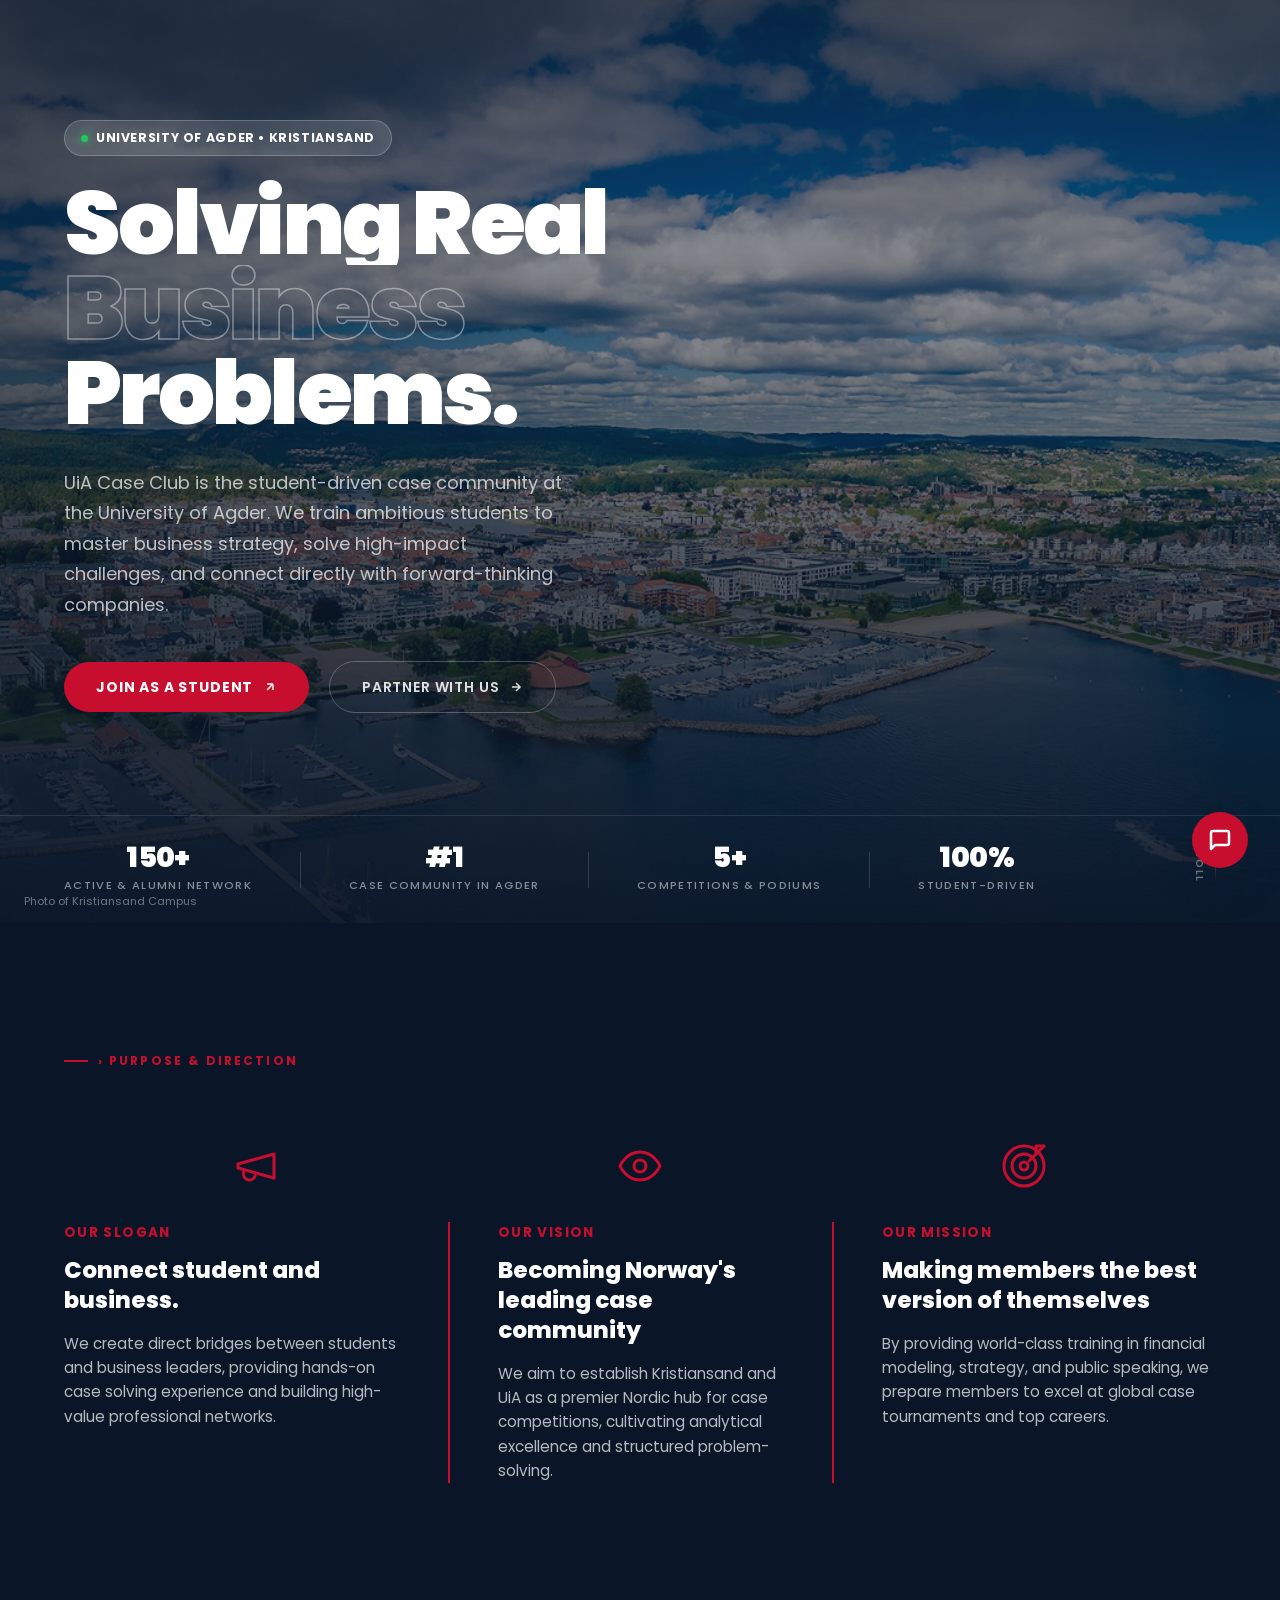
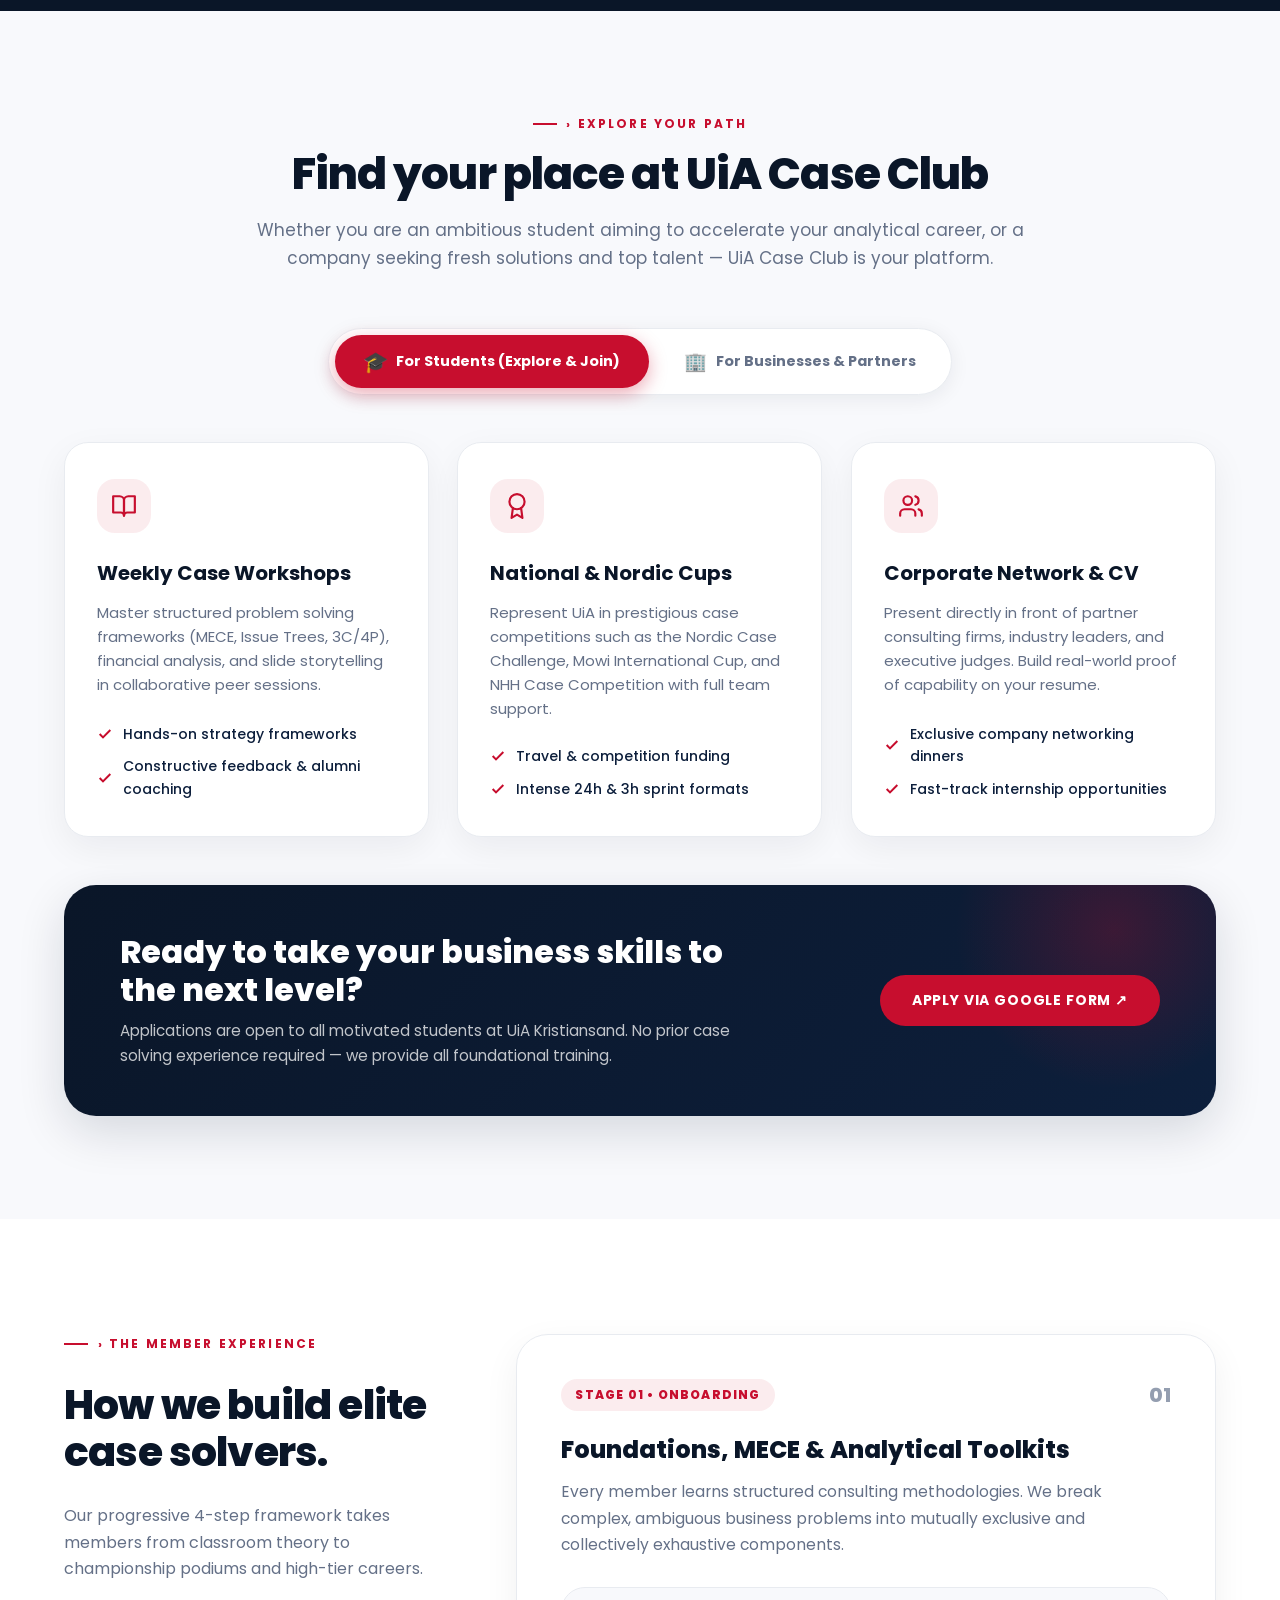
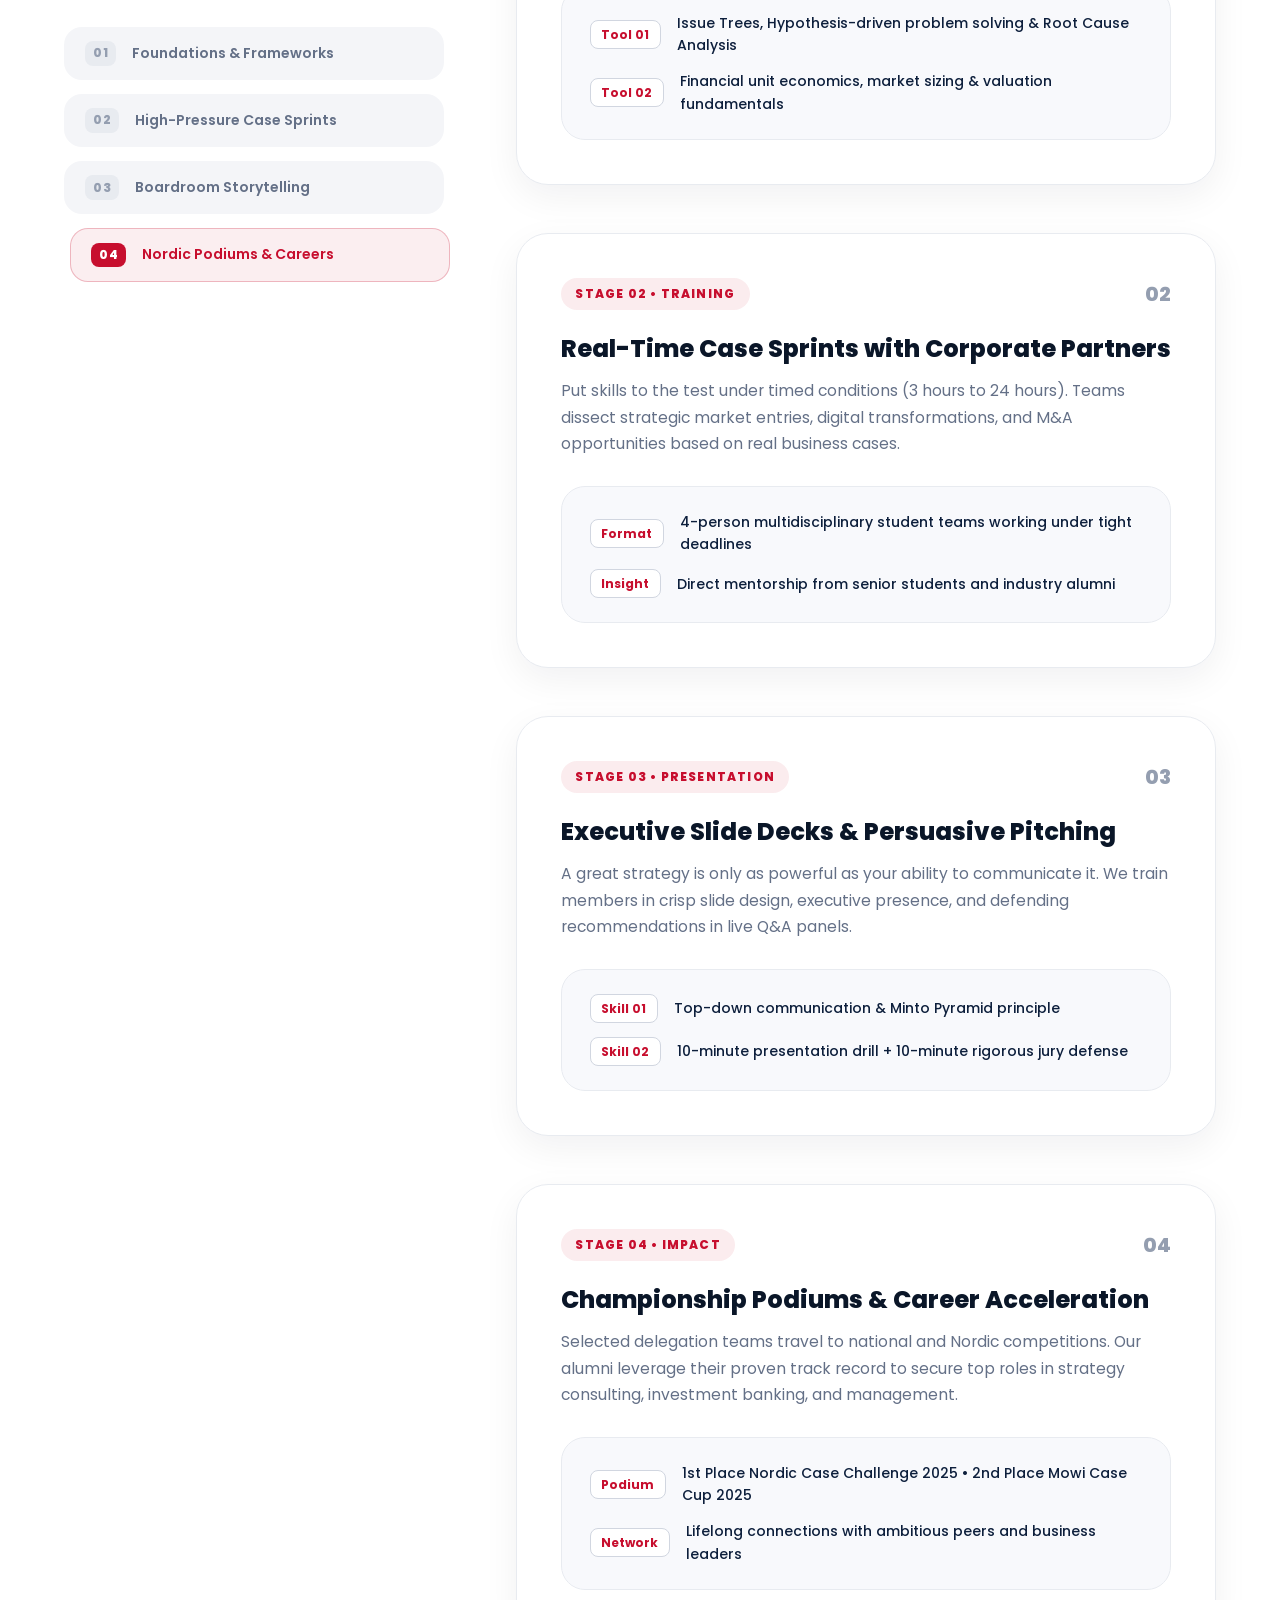
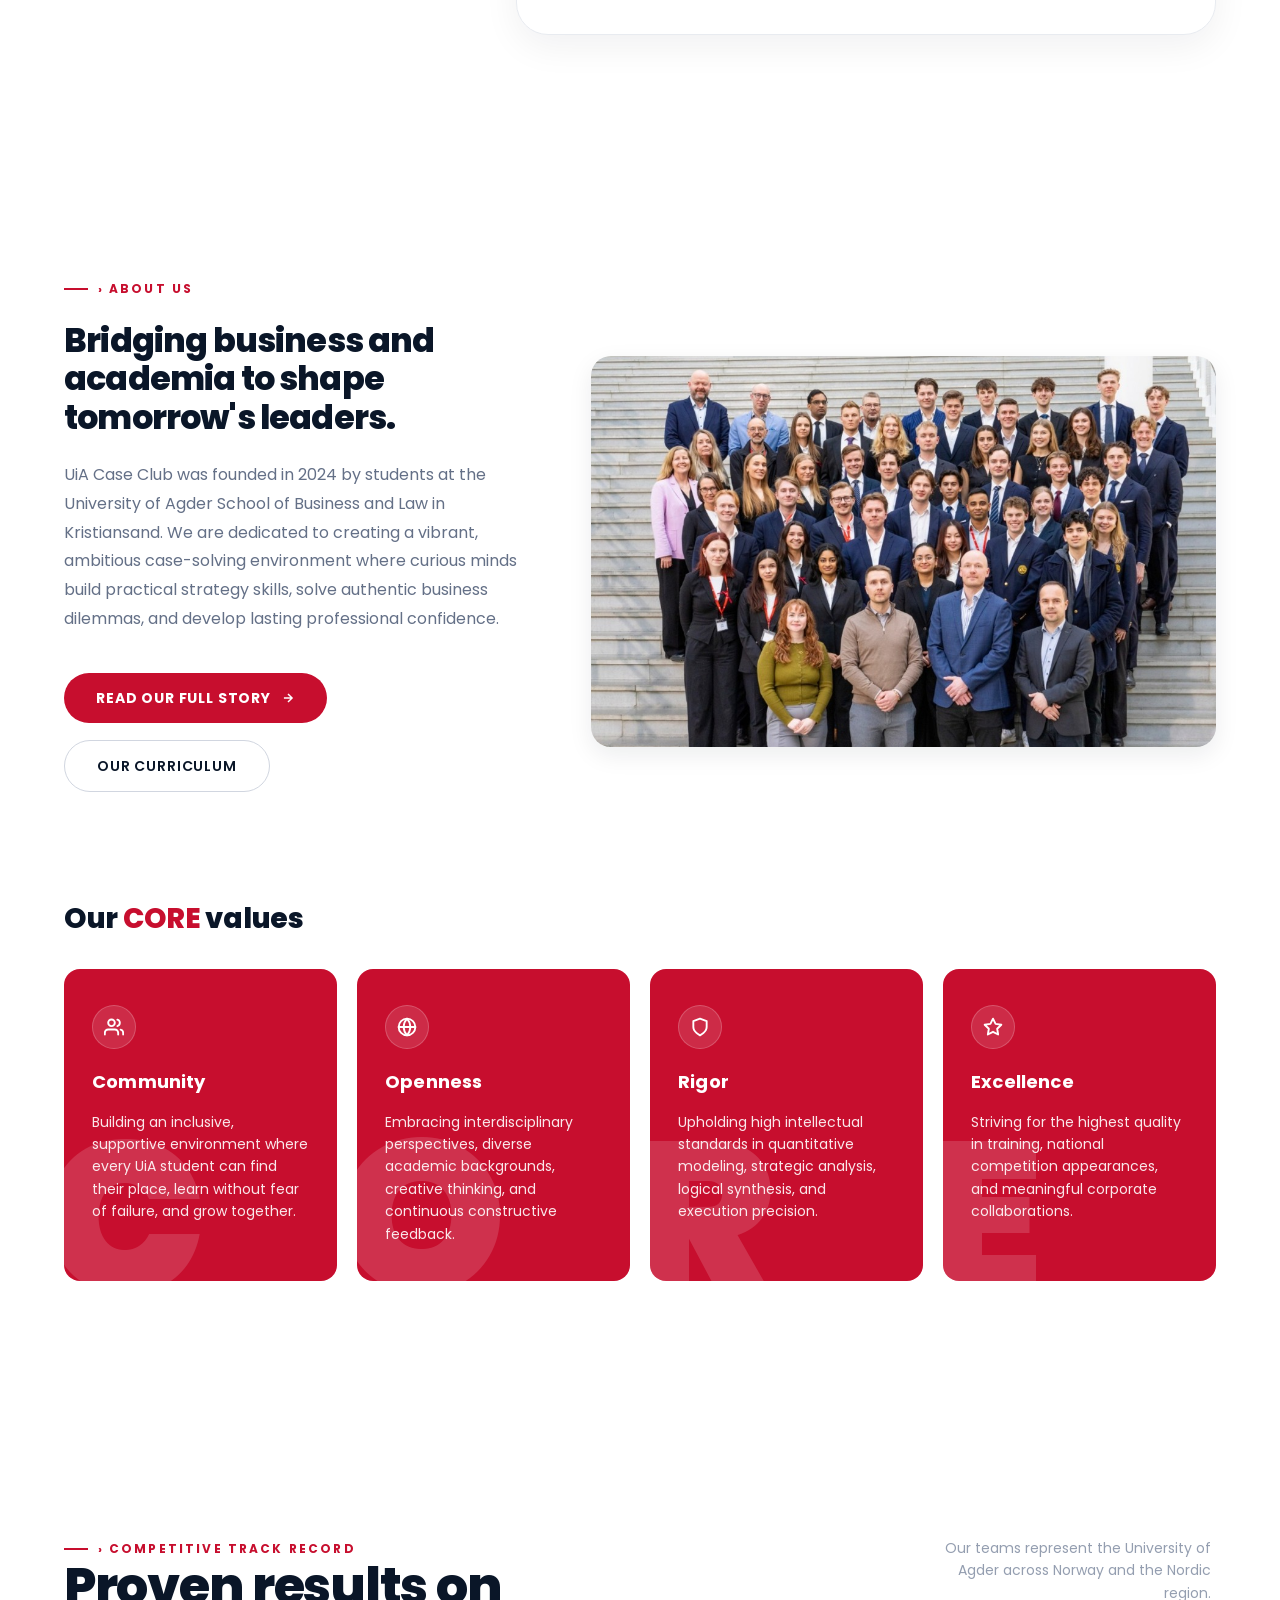
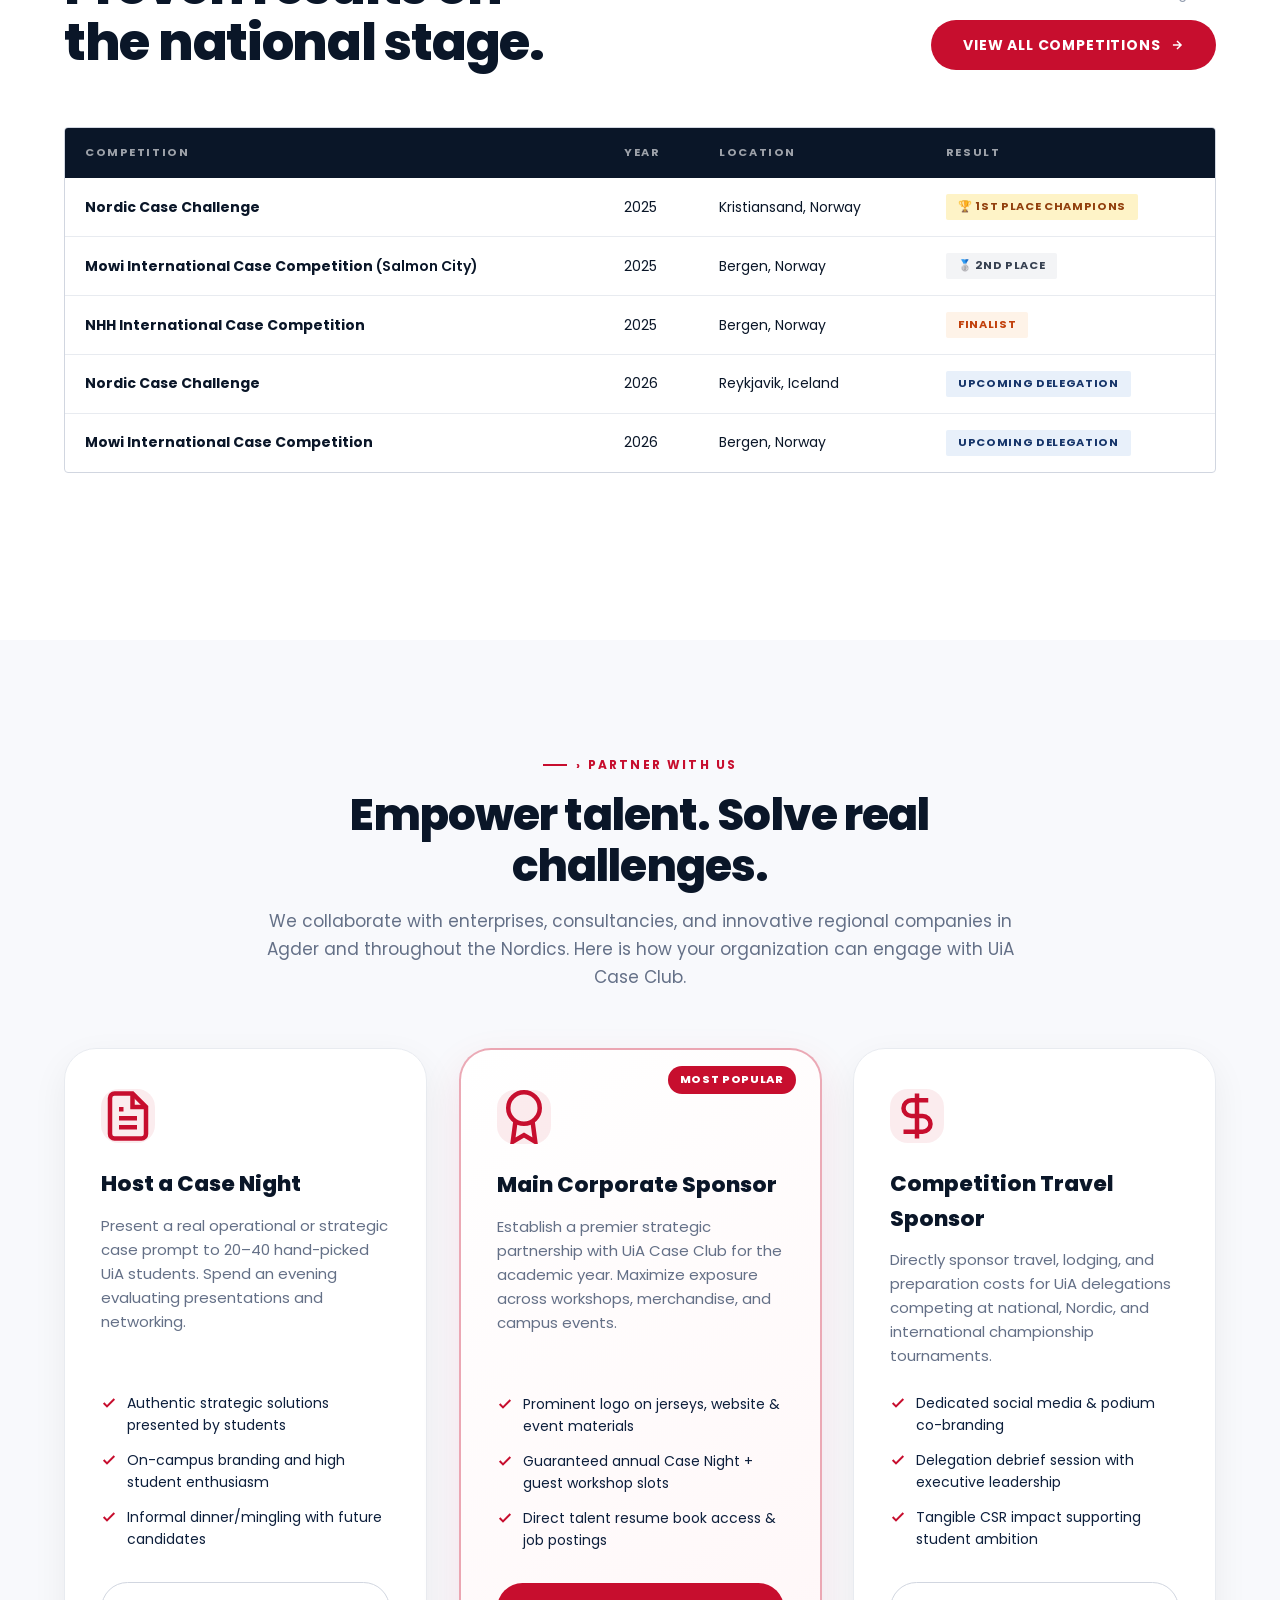
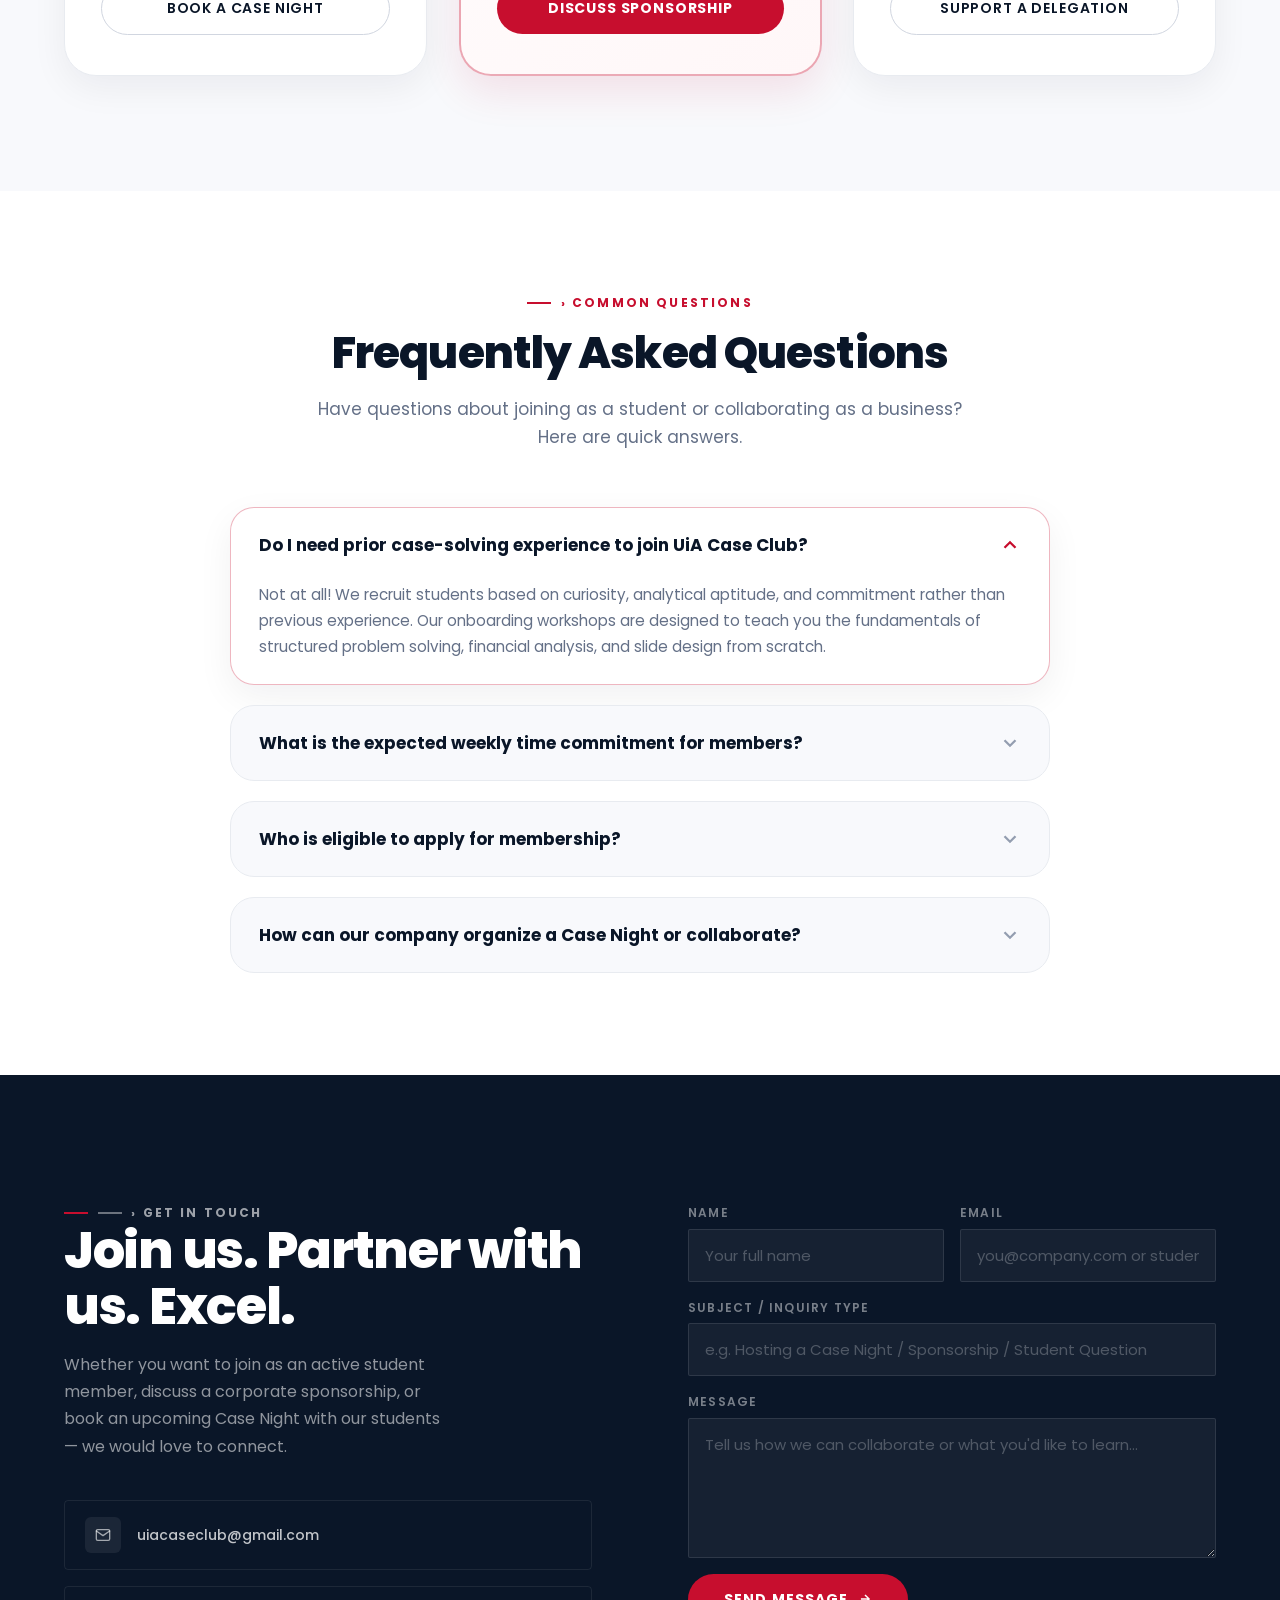
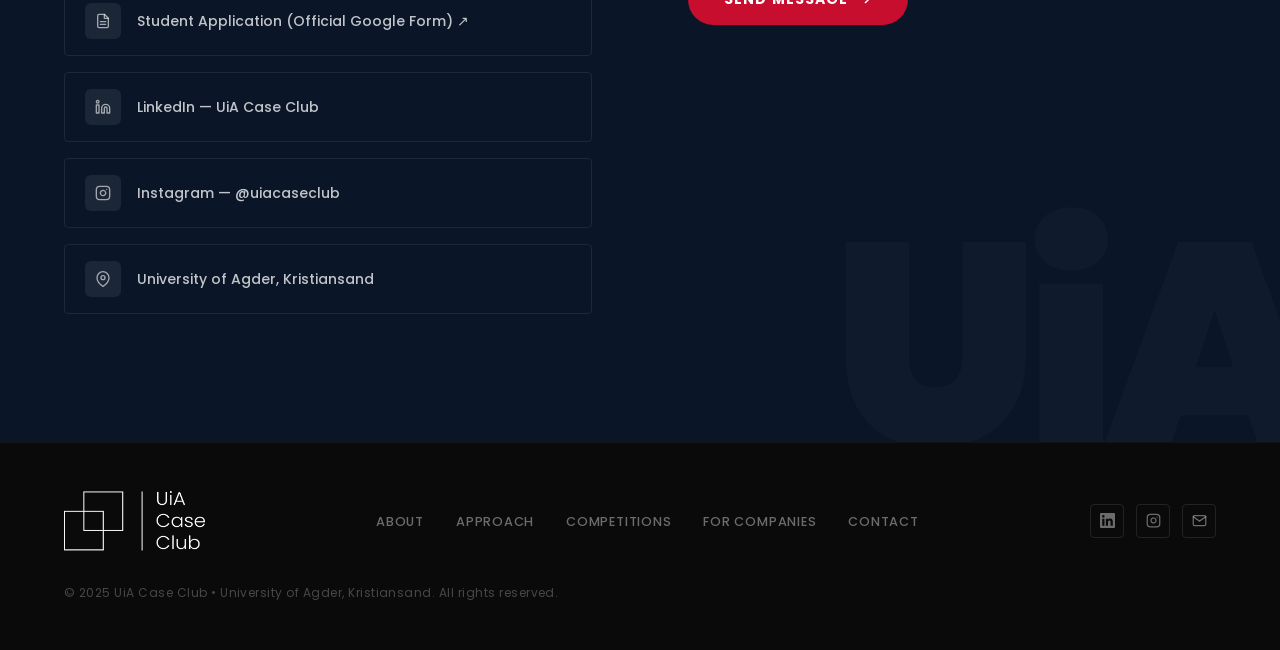
<file: index.html>
<!DOCTYPE html>
<html lang="en">
<head>
  <meta charset="UTF-8" />
  <meta name="viewport" content="width=device-width, initial-scale=1.0" />

  <!-- SEO -->
  <title>UiA Case Club | University of Agder Student Case Club</title>
  <meta name="description" content="UiA Case Club is the student-driven case club at the University of Agder, Kristiansand. We train students in strategy and case solving, and partner with companies for case nights and talent recruitment." />
  <meta name="keywords" content="UiA Case Club, University of Agder, Kristiansand, case competition, business school, strategy, consulting, student organization, case nights, corporate sponsors" />
  <meta property="og:title" content="UiA Case Club — University of Agder" />
  <meta property="og:description" content="Solving Real Business Problems. Connecting ambitious students with top companies at the University of Agder." />
  <meta property="og:type" content="website" />
  <meta name="twitter:card" content="summary_large_image" />

  <!-- Favicon -->
  <link rel="icon" type="image/svg+xml" href="data:image/svg+xml,<svg xmlns='http://www.w3.org/2000/svg' viewBox='0 0 100 100'><defs><linearGradient id='bg-grad' x1='0%25' y1='0%25' x2='100%25' y2='100%25'><stop offset='0%25' stop-color='%23C70E2E' /><stop offset='100%25' stop-color='%23930A22' /></linearGradient></defs><rect width='100' height='100' rx='25' ry='25' fill='url(%23bg-grad)' /><rect x='21' y='41' width='38' height='38' fill='none' stroke='%23ffffff' stroke-width='4.5' /><rect x='41' y='21' width='38' height='38' fill='none' stroke='%23ffffff' stroke-width='4.5' /></svg>" />

  <!-- Fonts -->
  <link rel="preconnect" href="https://fonts.googleapis.com" />
  <link rel="preconnect" href="https://fonts.gstatic.com" crossorigin />
  <link href="https://fonts.googleapis.com/css2?family=Poppins:wght@300;400;500;600;700;800;900&family=DM+Serif+Display:ital@0;1&display=swap" rel="stylesheet" />

  <!-- Stylesheet -->
  <link rel="stylesheet" href="style.css" />
</head>
<body>

  <!-- ===================================================
       NAVIGATION
       =================================================== -->
  <nav class="navbar" id="navbar" role="navigation" aria-label="Main navigation">
    <div class="container nav-inner">

      <!-- Logo -->
      <a href="index.html" class="nav-logo" aria-label="UiA Case Club — Home">
        <img src="logo.png" alt="UiA Case Club Logo" class="nav-logo-img" />
      </a>

      <!-- Desktop links -->
      <ul class="nav-links" role="list">
        <li><a href="about.html"        class="nav-link" id="nav-about">About</a></li>
        <li><a href="approach.html"     class="nav-link" id="nav-approach">Approach</a></li>
        <li><a href="competitions.html" class="nav-link" id="nav-competitions">Competitions</a></li>
        <li><a href="#partnerships"     class="nav-link" id="nav-partnerships">For Companies</a></li>
        <li><a href="contact.html"      class="nav-link" id="nav-contact">Contact</a></li>
        <li>
          <a href="https://docs.google.com/forms/d/e/1FAIpQLSdJ9Ol_Li7k5ljvVv1ecCOG3ly1c0FMGzlRXK3NAT-8b0hvaA/viewform?utm_source=ig&utm_medium=social&utm_content=link_in_bio" 
             target="_blank" 
             rel="noopener noreferrer" 
             class="nav-cta"  
             id="nav-join">
            Join Case Club ↗
          </a>
        </li>
      </ul>

      <!-- Hamburger -->
      <button class="hamburger" id="hamburger" aria-label="Toggle menu" aria-expanded="false" aria-controls="mobile-menu">
        <span></span><span></span><span></span>
      </button>
    </div>
  </nav>

  <!-- Mobile Menu -->
  <div class="mobile-menu" id="mobile-menu" role="dialog" aria-modal="true" aria-label="Mobile navigation">
    <a href="about.html"        class="mobile-link" id="mob-about">About</a>
    <a href="approach.html"     class="mobile-link" id="mob-approach">Approach</a>
    <a href="competitions.html" class="mobile-link" id="mob-competitions">Competitions</a>
    <a href="#partnerships"     class="mobile-link" id="mob-partnerships">For Companies</a>
    <a href="contact.html"      class="mobile-link" id="mob-contact">Contact</a>
    <a href="https://docs.google.com/forms/d/e/1FAIpQLSdJ9Ol_Li7k5ljvVv1ecCOG3ly1c0FMGzlRXK3NAT-8b0hvaA/viewform?utm_source=ig&utm_medium=social&utm_content=link_in_bio" 
       target="_blank" 
       rel="noopener noreferrer" 
       class="nav-cta"     
       id="mob-join">
      Join Case Club ↗
    </a>
  </div>


  <!-- ===================================================
       HERO
       =================================================== -->
  <section class="hero" id="hero" aria-label="Hero">

    <!-- Background -->
    <div class="hero-bg" id="hero-bg">
      <div class="hero-parallax" id="hero-parallax">
        <img
          src="KRS-Luftbilde.png"
          alt="University of Agder campus in Kristiansand"
          loading="eager"
          fetchpriority="high"
          onerror="this.parentElement.parentElement.style.background='linear-gradient(135deg,#0a1628 0%,#112952 100%)'"
        />
      </div>
    </div>
    <div class="hero-overlay" aria-hidden="true"></div>
    <div class="hero-overlay-left" aria-hidden="true"></div>

    <!-- Main content -->
    <div class="hero-content container" id="hero-content">
      <div class="hero-eyebrow">
        <div class="badge-pill badge-pill-light">
          <span class="badge-dot"></span>
          University of Agder • Kristiansand
        </div>
      </div>

      <h1 class="hero-title" id="hero-title">
        <span class="line"><span class="line-inner">Solving Real</span></span>
        <span class="line"><span class="line-inner accent">Business</span></span>
        <span class="line"><span class="line-inner">Problems.</span></span>
      </h1>

      <p class="hero-desc" id="hero-desc">
        UiA Case Club is the student-driven case community at the University of Agder. We train ambitious students to master business strategy, solve high-impact challenges, and connect directly with forward-thinking companies.
      </p>

      <div class="hero-actions" id="hero-actions">
        <a href="https://docs.google.com/forms/d/e/1FAIpQLSdJ9Ol_Li7k5ljvVv1ecCOG3ly1c0FMGzlRXK3NAT-8b0hvaA/viewform?utm_source=ig&utm_medium=social&utm_content=link_in_bio" 
           target="_blank" 
           rel="noopener noreferrer" 
           class="btn-primary" 
           id="hero-join-student">
          Join as a Student
          <svg width="14" height="14" viewBox="0 0 24 24" fill="none" stroke="currentColor" stroke-width="2.5" aria-hidden="true"><path d="M7 17L17 7M17 7H7M17 7V17"/></svg>
        </a>
        <a href="#partnerships" class="btn-secondary" id="hero-partner-btn">
          Partner With Us
          <svg width="14" height="14" viewBox="0 0 24 24" fill="none" stroke="currentColor" stroke-width="2.5" aria-hidden="true"><path d="M5 12h14M12 5l7 7-7 7"/></svg>
        </a>
      </div>
    </div>

    <!-- Stats strip -->
    <div class="hero-stats" id="hero-stats">
      <div class="container hero-stats-inner">
        <div class="stat-item" id="stat-1">
          <div class="stat-number">150+</div>
          <div class="stat-label">Active & Alumni Network</div>
        </div>
        <div class="stat-divider" aria-hidden="true"></div>
        <div class="stat-item" id="stat-2">
          <div class="stat-number">#1</div>
          <div class="stat-label">Case Community in Agder</div>
        </div>
        <div class="stat-divider" aria-hidden="true"></div>
        <div class="stat-item" id="stat-3">
          <div class="stat-number">5+</div>
          <div class="stat-label">Competitions & Podiums</div>
        </div>
        <div class="stat-divider" aria-hidden="true"></div>
        <div class="stat-item" id="stat-4">
          <div class="stat-number">100%</div>
          <div class="stat-label">Student-Driven</div>
        </div>
      </div>
    </div>

    <div class="hero-attribution" aria-hidden="true">Photo of Kristiansand Campus</div>

    <!-- Scroll cue -->
    <div class="scroll-cue" id="scroll-cue" aria-hidden="true">
      <div class="scroll-cue-line"></div>
      Scroll
    </div>
  </section>


  <!-- ===================================================
       MOTTO BAND (SLOGAN, VISION & MISSION)
       =================================================== -->
  <section class="motto-band" aria-label="Slogan, Vision, and Mission">
    <div class="container motto-inner">
      <div class="section-label reveal" style="margin-bottom: 2rem;">› Purpose & Direction</div>
      
      <div class="motto-grid reveal">
        <!-- Slogan Column -->
        <div class="motto-col">
          <div class="motto-icon-wrap">
            <svg xmlns="http://www.w3.org/2000/svg" viewBox="0 0 24 24" fill="none" stroke="currentColor" stroke-width="1.5" stroke-linecap="round" stroke-linejoin="round" aria-hidden="true"><path d="m3 11 18-5v12L3 13v-2Z"/><path d="M11.6 16.8a3 3 0 1 1-5.8-1.6"/></svg>
          </div>
          <div class="motto-content">
            <span class="motto-label">Our Slogan</span>
            <h3 class="motto-title">Connect student and business.</h3>
            <p class="motto-desc">
              We create direct bridges between students and business leaders, providing hands-on case solving experience and building high-value professional networks.
            </p>
          </div>
        </div>

        <!-- Vision Column -->
        <div class="motto-col">
          <div class="motto-icon-wrap">
            <svg xmlns="http://www.w3.org/2000/svg" viewBox="0 0 24 24" fill="none" stroke="currentColor" stroke-width="1.5" stroke-linecap="round" stroke-linejoin="round" aria-hidden="true"><path d="M2 12s3-7 10-7 10 7 10 7-3 7-10 7-10-7-10-7Z"/><circle cx="12" cy="12" r="3"/></svg>
          </div>
          <div class="motto-content">
            <span class="motto-label">Our Vision</span>
            <h3 class="motto-title">Becoming Norway's leading case community</h3>
            <p class="motto-desc">
              We aim to establish Kristiansand and UiA as a premier Nordic hub for case competitions, cultivating analytical excellence and structured problem-solving.
            </p>
          </div>
        </div>

        <!-- Mission Column -->
        <div class="motto-col">
          <div class="motto-icon-wrap">
            <svg xmlns="http://www.w3.org/2000/svg" viewBox="0 0 24 24" fill="none" stroke="currentColor" stroke-width="1.5" stroke-linecap="round" stroke-linejoin="round" aria-hidden="true"><circle cx="12" cy="12" r="10"/><circle cx="12" cy="12" r="6"/><circle cx="12" cy="12" r="2"/><path d="m22 2-7.5 7.5"/><path d="M22 2h-4v4"/></svg>
          </div>
          <div class="motto-content">
            <span class="motto-label">Our Mission</span>
            <h3 class="motto-title">Making members the best version of themselves</h3>
            <p class="motto-desc">
              By providing world-class training in financial modeling, strategy, and public speaking, we prepare members to excel at global case tournaments and top careers.
            </p>
          </div>
        </div>
      </div>
    </div>
  </section>


  <!-- ===================================================
       DUAL-AUDIENCE INTERACTIVE GATEWAY
       =================================================== -->
  <section class="dual-hub-section" id="explore" aria-labelledby="dual-hub-heading">
    <div class="container">

      <!-- Header -->
      <div class="dual-hub-header reveal">
        <div class="section-label">› Explore Your Path</div>
        <h2 class="dual-hub-title" id="dual-hub-heading">Find your place at UiA Case Club</h2>
        <p class="dual-hub-subtitle">
          Whether you are an ambitious student aiming to accelerate your analytical career, or a company seeking fresh solutions and top talent — UiA Case Club is your platform.
        </p>
      </div>

      <!-- Segmented Control Switcher -->
      <div class="audience-switch-wrap reveal reveal-delay-1">
        <div class="audience-switch-bar" role="tablist" aria-label="Audience Selector">
          <button class="audience-tab-btn active" id="tab-btn-students" role="tab" aria-selected="true" aria-controls="panel-students" data-target="panel-students">
            <span class="tab-icon">🎓</span> For Students (Explore & Join)
          </button>
          <button class="audience-tab-btn" id="tab-btn-companies" role="tab" aria-selected="false" aria-controls="panel-companies" data-target="panel-companies">
            <span class="tab-icon">🏢</span> For Businesses & Partners
          </button>
        </div>
      </div>

      <!-- PANEL 1: FOR STUDENTS -->
      <div class="audience-panel active" id="panel-students" role="tabpanel" aria-labelledby="tab-btn-students">
        <div class="hub-cards-grid">
          
          <!-- Card 1 -->
          <div class="hub-card reveal">
            <div class="hub-card-icon">
              <svg viewBox="0 0 24 24" fill="none" stroke="currentColor" stroke-width="2" stroke-linecap="round" stroke-linejoin="round"><path d="M2 3h6a4 4 0 0 1 4 4v14a3 3 0 0 0-3-3H2z"/><path d="M22 3h-6a4 4 0 0 0-4 4v14a3 3 0 0 1 3-3h7z"/></svg>
            </div>
            <h3 class="hub-card-title">Weekly Case Workshops</h3>
            <p class="hub-card-desc">
              Master structured problem solving frameworks (MECE, Issue Trees, 3C/4P), financial analysis, and slide storytelling in collaborative peer sessions.
            </p>
            <ul class="hub-card-features">
              <li class="hub-card-feature-item">
                <svg viewBox="0 0 24 24" fill="none" stroke="currentColor" stroke-width="3"><polyline points="20 6 9 17 4 12"/></svg>
                Hands-on strategy frameworks
              </li>
              <li class="hub-card-feature-item">
                <svg viewBox="0 0 24 24" fill="none" stroke="currentColor" stroke-width="3"><polyline points="20 6 9 17 4 12"/></svg>
                Constructive feedback & alumni coaching
              </li>
            </ul>
          </div>

          <!-- Card 2 -->
          <div class="hub-card reveal reveal-delay-1">
            <div class="hub-card-icon">
              <svg viewBox="0 0 24 24" fill="none" stroke="currentColor" stroke-width="2" stroke-linecap="round" stroke-linejoin="round"><circle cx="12" cy="8" r="7"/><polyline points="8.21 13.89 7 23 12 20 17 23 15.79 13.88"/></svg>
            </div>
            <h3 class="hub-card-title">National & Nordic Cups</h3>
            <p class="hub-card-desc">
              Represent UiA in prestigious case competitions such as the Nordic Case Challenge, Mowi International Cup, and NHH Case Competition with full team support.
            </p>
            <ul class="hub-card-features">
              <li class="hub-card-feature-item">
                <svg viewBox="0 0 24 24" fill="none" stroke="currentColor" stroke-width="3"><polyline points="20 6 9 17 4 12"/></svg>
                Travel & competition funding
              </li>
              <li class="hub-card-feature-item">
                <svg viewBox="0 0 24 24" fill="none" stroke="currentColor" stroke-width="3"><polyline points="20 6 9 17 4 12"/></svg>
                Intense 24h & 3h sprint formats
              </li>
            </ul>
          </div>

          <!-- Card 3 -->
          <div class="hub-card reveal reveal-delay-2">
            <div class="hub-card-icon">
              <svg viewBox="0 0 24 24" fill="none" stroke="currentColor" stroke-width="2" stroke-linecap="round" stroke-linejoin="round"><path d="M16 21v-2a4 4 0 0 0-4-4H6a4 4 0 0 0-4 4v2"/><circle cx="9" cy="7" r="4"/><path d="M22 21v-2a4 4 0 0 0-3-3.87"/><path d="M16 3.13a4 4 0 0 1 0 7.75"/></svg>
            </div>
            <h3 class="hub-card-title">Corporate Network & CV</h3>
            <p class="hub-card-desc">
              Present directly in front of partner consulting firms, industry leaders, and executive judges. Build real-world proof of capability on your resume.
            </p>
            <ul class="hub-card-features">
              <li class="hub-card-feature-item">
                <svg viewBox="0 0 24 24" fill="none" stroke="currentColor" stroke-width="3"><polyline points="20 6 9 17 4 12"/></svg>
                Exclusive company networking dinners
              </li>
              <li class="hub-card-feature-item">
                <svg viewBox="0 0 24 24" fill="none" stroke="currentColor" stroke-width="3"><polyline points="20 6 9 17 4 12"/></svg>
                Fast-track internship opportunities
              </li>
            </ul>
          </div>

        </div>

        <!-- Student Banner CTA -->
        <div class="audience-cta-banner reveal">
          <div class="audience-cta-content">
            <h3 class="audience-cta-title">Ready to take your business skills to the next level?</h3>
            <p class="audience-cta-desc">
              Applications are open to all motivated students at UiA Kristiansand. No prior case solving experience required — we provide all foundational training.
            </p>
          </div>
          <div class="audience-cta-actions">
            <a href="https://docs.google.com/forms/d/e/1FAIpQLSdJ9Ol_Li7k5ljvVv1ecCOG3ly1c0FMGzlRXK3NAT-8b0hvaA/viewform?utm_source=ig&utm_medium=social&utm_content=link_in_bio" 
               target="_blank" 
               rel="noopener noreferrer" 
               class="btn-primary" 
               id="hub-student-apply-btn">
              Apply via Google Form ↗
            </a>
          </div>
        </div>
      </div>

      <!-- PANEL 2: FOR BUSINESSES & COMPANIES -->
      <div class="audience-panel" id="panel-companies" role="tabpanel" aria-labelledby="tab-btn-companies">
        <div class="hub-cards-grid">
          
          <!-- Business Card 1 -->
          <div class="hub-card">
            <div class="hub-card-icon">
              <svg viewBox="0 0 24 24" fill="none" stroke="currentColor" stroke-width="2" stroke-linecap="round" stroke-linejoin="round"><rect x="2" y="7" width="20" height="14" rx="2" ry="2"/><path d="M16 21V5a2 2 0 0 0-2-2h-4a2 2 0 0 0-2 2v16"/></svg>
            </div>
            <h3 class="hub-card-title">Host a Company Case Night</h3>
            <p class="hub-card-desc">
              Present a real strategic dilemma your enterprise is currently facing. Receive multiple structured, data-driven pitches from diverse student teams.
            </p>
            <ul class="hub-card-features">
              <li class="hub-card-feature-item">
                <svg viewBox="0 0 24 24" fill="none" stroke="currentColor" stroke-width="3"><polyline points="20 6 9 17 4 12"/></svg>
                Fresh, unbiased strategic perspectives
              </li>
              <li class="hub-card-feature-item">
                <svg viewBox="0 0 24 24" fill="none" stroke="currentColor" stroke-width="3"><polyline points="20 6 9 17 4 12"/></svg>
                3-hour or evening workshop formats
              </li>
            </ul>
          </div>

          <!-- Business Card 2 -->
          <div class="hub-card">
            <div class="hub-card-icon">
              <svg viewBox="0 0 24 24" fill="none" stroke="currentColor" stroke-width="2" stroke-linecap="round" stroke-linejoin="round"><path d="M17 21v-2a4 4 0 0 0-4-4H5a4 4 0 0 0-4 4v2"/><circle cx="9" cy="7" r="4"/><path d="M23 21v-2a4 4 0 0 0-3-3.87"/><path d="M16 3.13a4 4 0 0 1 0 7.75"/></svg>
            </div>
            <h3 class="hub-card-title">Access Top Analytical Talent</h3>
            <p class="hub-card-desc">
              See students demonstrate critical thinking, presentation polish, financial rigor, and stress resilience before inviting them for interviews.
            </p>
            <ul class="hub-card-features">
              <li class="hub-card-feature-item">
                <svg viewBox="0 0 24 24" fill="none" stroke="currentColor" stroke-width="3"><polyline points="20 6 9 17 4 12"/></svg>
                Direct access to top 5% talent pool
              </li>
              <li class="hub-card-feature-item">
                <svg viewBox="0 0 24 24" fill="none" stroke="currentColor" stroke-width="3"><polyline points="20 6 9 17 4 12"/></svg>
                Resume books & tailored recruiting
              </li>
            </ul>
          </div>

          <!-- Business Card 3 -->
          <div class="hub-card">
            <div class="hub-card-icon">
              <svg viewBox="0 0 24 24" fill="none" stroke="currentColor" stroke-width="2" stroke-linecap="round" stroke-linejoin="round"><polygon points="12 2 15.09 8.26 22 9.27 17 14.14 18.18 21 12 17.77 5.82 21 7 14.14 2 9.27 8.91 8.26 12 2"/></svg>
            </div>
            <h3 class="hub-card-title">Sponsor Competition Delegations</h3>
            <p class="hub-card-desc">
              Sponsor our high-performing competition teams traveling across the Nordics and Europe. Gain prominent logo placement and campus brand visibility.
            </p>
            <ul class="hub-card-features">
              <li class="hub-card-feature-item">
                <svg viewBox="0 0 24 24" fill="none" stroke="currentColor" stroke-width="3"><polyline points="20 6 9 17 4 12"/></svg>
                Merchandise & digital brand branding
              </li>
              <li class="hub-card-feature-item">
                <svg viewBox="0 0 24 24" fill="none" stroke="currentColor" stroke-width="3"><polyline points="20 6 9 17 4 12"/></svg>
                Keynote opportunities on campus
              </li>
            </ul>
          </div>

        </div>

        <!-- Business Banner CTA -->
        <div class="audience-cta-banner">
          <div class="audience-cta-content">
            <h3 class="audience-cta-title">Collaborate with UiA Case Club this semester</h3>
            <p class="audience-cta-desc">
              Connect with our corporate relations team to organize a tailored Case Night, workshop, or sponsorship package.
            </p>
          </div>
          <div class="audience-cta-actions">
            <a href="#partnerships" class="btn-primary" id="hub-company-discuss-btn">
              Explore Partnership Options
              <svg width="14" height="14" viewBox="0 0 24 24" fill="none" stroke="currentColor" stroke-width="2.5"><path d="M5 12h14M12 5l7 7-7 7"/></svg>
            </a>
          </div>
        </div>
      </div>

    </div>
  </section>


  <!-- ===================================================
       STICKY ANIMATED SCROLLING JOURNEY SECTION
       =================================================== -->
  <section class="sticky-journey-section" id="journey" aria-labelledby="journey-heading">
    <div class="container">
      <div class="sticky-journey-layout">

        <!-- Sticky Sidebar Navigation -->
        <div class="sticky-journey-sidebar">
          <div class="section-label">› The Member Experience</div>
          <h2 class="sticky-journey-title" id="journey-heading">How we build elite case solvers.</h2>
          <p class="sticky-journey-desc">
            Our progressive 4-step framework takes members from classroom theory to championship podiums and high-tier careers.
          </p>

          <div class="journey-step-indicators" aria-label="Journey navigation">
            <button class="journey-step-pill active" data-step="1" aria-label="Step 1: Foundations">
              <span class="step-num">01</span> Foundations & Frameworks
            </button>
            <button class="journey-step-pill" data-step="2" aria-label="Step 2: Sprint Solving">
              <span class="step-num">02</span> High-Pressure Case Sprints
            </button>
            <button class="journey-step-pill" data-step="3" aria-label="Step 3: Executive Pitching">
              <span class="step-num">03</span> Boardroom Storytelling
            </button>
            <button class="journey-step-pill" data-step="4" aria-label="Step 4: National Podiums">
              <span class="step-num">04</span> Nordic Podiums & Careers
            </button>
          </div>
        </div>

        <!-- Scrolling Stream of Step Cards -->
        <div class="journey-cards-stream">

          <!-- Step 1 Card -->
          <article class="journey-step-card reveal" id="step-1">
            <div class="step-card-header">
              <span class="step-badge">Stage 01 • Onboarding</span>
              <span style="font-weight:800; color:var(--gray-400); font-size:1.25rem;">01</span>
            </div>
            <h3 class="step-card-title">Foundations, MECE & Analytical Toolkits</h3>
            <p class="step-card-desc">
              Every member learns structured consulting methodologies. We break complex, ambiguous business problems into mutually exclusive and collectively exhaustive components.
            </p>
            <div class="step-visual-preview">
              <div class="step-preview-row">
                <span class="step-preview-tag">Tool 01</span>
                <span>Issue Trees, Hypothesis-driven problem solving & Root Cause Analysis</span>
              </div>
              <div class="step-preview-row">
                <span class="step-preview-tag">Tool 02</span>
                <span>Financial unit economics, market sizing & valuation fundamentals</span>
              </div>
            </div>
          </article>

          <!-- Step 2 Card -->
          <article class="journey-step-card reveal" id="step-2">
            <div class="step-card-header">
              <span class="step-badge">Stage 02 • Training</span>
              <span style="font-weight:800; color:var(--gray-400); font-size:1.25rem;">02</span>
            </div>
            <h3 class="step-card-title">Real-Time Case Sprints with Corporate Partners</h3>
            <p class="step-card-desc">
              Put skills to the test under timed conditions (3 hours to 24 hours). Teams dissect strategic market entries, digital transformations, and M&A opportunities based on real business cases.
            </p>
            <div class="step-visual-preview">
              <div class="step-preview-row">
                <span class="step-preview-tag">Format</span>
                <span>4-person multidisciplinary student teams working under tight deadlines</span>
              </div>
              <div class="step-preview-row">
                <span class="step-preview-tag">Insight</span>
                <span>Direct mentorship from senior students and industry alumni</span>
              </div>
            </div>
          </article>

          <!-- Step 3 Card -->
          <article class="journey-step-card reveal" id="step-3">
            <div class="step-card-header">
              <span class="step-badge">Stage 03 • Presentation</span>
              <span style="font-weight:800; color:var(--gray-400); font-size:1.25rem;">03</span>
            </div>
            <h3 class="step-card-title">Executive Slide Decks & Persuasive Pitching</h3>
            <p class="step-card-desc">
              A great strategy is only as powerful as your ability to communicate it. We train members in crisp slide design, executive presence, and defending recommendations in live Q&A panels.
            </p>
            <div class="step-visual-preview">
              <div class="step-preview-row">
                <span class="step-preview-tag">Skill 01</span>
                <span>Top-down communication & Minto Pyramid principle</span>
              </div>
              <div class="step-preview-row">
                <span class="step-preview-tag">Skill 02</span>
                <span>10-minute presentation drill + 10-minute rigorous jury defense</span>
              </div>
            </div>
          </article>

          <!-- Step 4 Card -->
          <article class="journey-step-card reveal" id="step-4">
            <div class="step-card-header">
              <span class="step-badge">Stage 04 • Impact</span>
              <span style="font-weight:800; color:var(--gray-400); font-size:1.25rem;">04</span>
            </div>
            <h3 class="step-card-title">Championship Podiums & Career Acceleration</h3>
            <p class="step-card-desc">
              Selected delegation teams travel to national and Nordic competitions. Our alumni leverage their proven track record to secure top roles in strategy consulting, investment banking, and management.
            </p>
            <div class="step-visual-preview">
              <div class="step-preview-row">
                <span class="step-preview-tag">Podium</span>
                <span>1st Place Nordic Case Challenge 2025 • 2nd Place Mowi Case Cup 2025</span>
              </div>
              <div class="step-preview-row">
                <span class="step-preview-tag">Network</span>
                <span>Lifelong connections with ambitious peers and business leaders</span>
              </div>
            </div>
          </article>

        </div>

      </div>
    </div>
  </section>


  <!-- ===================================================
       ABOUT & VALUES
       =================================================== -->
  <section class="about" id="about" aria-labelledby="about-heading">
    <div class="container">
      
      <!-- Top Grid -->
      <div class="about-top-grid">
        <div class="about-top-left">
          <div class="section-label reveal">› About Us</div>
          <h2 class="about-heading reveal reveal-delay-1" id="about-heading">
            Bridging business and academia to shape tomorrow's leaders.
          </h2>
          <p class="about-body reveal reveal-delay-2">
            UiA Case Club was founded in 2024 by students at the University of Agder School of Business and Law in Kristiansand. We are dedicated to creating a vibrant, ambitious case-solving environment where curious minds build practical strategy skills, solve authentic business dilemmas, and develop lasting professional confidence.
          </p>
          <div style="display:flex; gap:1rem; flex-wrap:wrap; margin-top:1rem; margin-bottom:2rem;">
            <a href="about.html" class="btn-primary reveal reveal-delay-3">
              Read Our Full Story
              <svg width="14" height="14" viewBox="0 0 24 24" fill="none" stroke="currentColor" stroke-width="2.5"><path d="M5 12h14M12 5l7 7-7 7"/></svg>
            </a>
            <a href="approach.html" class="btn-secondary" style="color:var(--blue-900); border-color:var(--gray-200);">
              Our Curriculum
            </a>
          </div>
        </div>
        <div class="about-top-right">
          <div class="about-image-frame-landscape reveal reveal-delay-2">
            <img
              src="about_img.jpg"
              alt="UiA Case Club student team solving a case"
              loading="lazy"
              onerror="this.style.display='none'; this.parentElement.style.background='linear-gradient(135deg,#112952,#1a4080)'"
            />
          </div>
        </div>
      </div>

      <!-- CORE Values -->
      <div class="about-values-section">
        <h3 class="about-values-heading reveal">Our <strong>CORE</strong> values</h3>
        <div class="about-values-grid">
          
          <div class="value-card reveal reveal-delay-1">
            <div class="value-card-bg-letter">C</div>
            <div class="value-card-icon-wrap">
              <svg viewBox="0 0 24 24" fill="none" stroke="currentColor" stroke-width="2.25" stroke-linecap="round" stroke-linejoin="round" class="value-card-icon"><path d="M17 21v-2a4 4 0 0 0-4-4H5a4 4 0 0 0-4 4v2"/><circle cx="9" cy="7" r="4"/><path d="M23 21v-2a4 4 0 0 0-3-3.87"/><path d="M16 3.13a4 4 0 0 1 0 7.75"/></svg>
            </div>
            <div class="value-card-title">Community</div>
            <div class="value-card-desc">
              Building an inclusive, supportive environment where every UiA student can find their place, learn without fear of failure, and grow together.
            </div>
          </div>

          <div class="value-card reveal reveal-delay-2">
            <div class="value-card-bg-letter">O</div>
            <div class="value-card-icon-wrap">
              <svg viewBox="0 0 24 24" fill="none" stroke="currentColor" stroke-width="2.25" stroke-linecap="round" stroke-linejoin="round" class="value-card-icon"><circle cx="12" cy="12" r="10"/><line x1="2" y1="12" x2="22" y2="12"/><path d="M12 2a15.3 15.3 0 0 1 4 10 15.3 15.3 0 0 1-4 10 15.3 15.3 0 0 1-4-10 15.3 15.3 0 0 1 4-10z"/></svg>
            </div>
            <div class="value-card-title">Openness</div>
            <div class="value-card-desc">
              Embracing interdisciplinary perspectives, diverse academic backgrounds, creative thinking, and continuous constructive feedback.
            </div>
          </div>

          <div class="value-card reveal reveal-delay-3">
            <div class="value-card-bg-letter">R</div>
            <div class="value-card-icon-wrap">
              <svg viewBox="0 0 24 24" fill="none" stroke="currentColor" stroke-width="2.25" stroke-linecap="round" stroke-linejoin="round" class="value-card-icon"><path d="M12 22s8-4 8-10V5l-8-3-8 3v7c0 6 8 10 8 10z"/></svg>
            </div>
            <div class="value-card-title">Rigor</div>
            <div class="value-card-desc">
              Upholding high intellectual standards in quantitative modeling, strategic analysis, logical synthesis, and execution precision.
            </div>
          </div>

          <div class="value-card reveal reveal-delay-4">
            <div class="value-card-bg-letter">E</div>
            <div class="value-card-icon-wrap">
              <svg viewBox="0 0 24 24" fill="none" stroke="currentColor" stroke-width="2.25" stroke-linecap="round" stroke-linejoin="round" class="value-card-icon"><polygon points="12 2 15.09 8.26 22 9.27 17 14.14 18.18 21 12 17.77 5.82 21 7 14.14 2 9.27 8.91 8.26 12 2"/></svg>
            </div>
            <div class="value-card-title">Excellence</div>
            <div class="value-card-desc">
              Striving for the highest quality in training, national competition appearances, and meaningful corporate collaborations.
            </div>
          </div>

        </div>
      </div>

    </div>
  </section>


  <!-- ===================================================
       COMPETITION RESULTS
       =================================================== -->
  <section class="competitions" id="competitions" aria-labelledby="comp-heading">
    <div class="container">

      <div class="comp-header">
        <div>
          <div class="section-label reveal">› Competitive Track Record</div>
          <h2 class="comp-heading reveal reveal-delay-1" id="comp-heading">
            Proven results on the national stage.
          </h2>
        </div>
        <div style="display: flex; flex-direction: column; gap: 1rem; align-items: flex-start;">
          <p class="comp-note reveal reveal-delay-2" style="margin-bottom: 0;">
            Our teams represent the University of Agder across Norway and the Nordic region.
          </p>
          <a href="competitions.html" class="btn-primary reveal reveal-delay-3">
            View All Competitions
            <svg width="14" height="14" viewBox="0 0 24 24" fill="none" stroke="currentColor" stroke-width="2.5"><path d="M5 12h14M12 5l7 7-7 7"/></svg>
          </a>
        </div>
      </div>

      <!-- Results table -->
      <div class="results-table-wrap reveal">
        <table class="results-table" aria-label="Competition results">
          <thead>
            <tr>
              <th scope="col">Competition</th>
              <th scope="col">Year</th>
              <th scope="col">Location</th>
              <th scope="col">Result</th>
            </tr>
          </thead>
          <tbody>
            <tr>
              <td class="td-competition"><strong>Nordic Case Challenge</strong></td>
              <td class="td-year">2025</td>
              <td class="td-location">Kristiansand, Norway</td>
              <td><span class="badge-result gold">🏆 1st Place Champions</span></td>
            </tr>
            <tr>
              <td class="td-competition"><strong>Mowi International Case Competition</strong> (Salmon City)</td>
              <td class="td-year">2025</td>
              <td class="td-location">Bergen, Norway</td>
              <td><span class="badge-result silver">🥈 2nd Place</span></td>
            </tr>
            <tr>
              <td class="td-competition"><strong>NHH International Case Competition</strong></td>
              <td class="td-year">2025</td>
              <td class="td-location">Bergen, Norway</td>
              <td><span class="badge-result bronze">Finalist</span></td>
            </tr>
            <tr>
              <td class="td-competition"><strong>Nordic Case Challenge</strong></td>
              <td class="td-year">2026</td>
              <td class="td-location">Reykjavik, Iceland</td>
              <td><span class="badge-result tbd">Upcoming Delegation</span></td>
            </tr>
            <tr>
              <td class="td-competition"><strong>Mowi International Case Competition</strong></td>
              <td class="td-year">2026</td>
              <td class="td-location">Bergen, Norway</td>
              <td><span class="badge-result tbd">Upcoming Delegation</span></td>
            </tr>
          </tbody>
        </table>
      </div>

    </div>
  </section>


  <!-- ===================================================
       CORPORATE PARTNERSHIPS & SPONSORSHIPS
       =================================================== -->
  <section class="partnerships-section" id="partnerships" aria-labelledby="partner-heading">
    <div class="container">

      <div class="dual-hub-header reveal">
        <div class="section-label">› Partner With Us</div>
        <h2 class="dual-hub-title" id="partner-heading">Empower talent. Solve real challenges.</h2>
        <p class="dual-hub-subtitle">
          We collaborate with enterprises, consultancies, and innovative regional companies in Agder and throughout the Nordics. Here is how your organization can engage with UiA Case Club.
        </p>
      </div>

      <div class="partner-offer-grid">
        
        <!-- Format 1 -->
        <div class="partner-box reveal">
          <div class="partner-box-icon">
            <svg viewBox="0 0 24 24" fill="none" stroke="currentColor" stroke-width="2"><path d="M14 2H6a2 2 0 0 0-2 2v16a2 2 0 0 0 2 2h12a2 2 0 0 0 2-2V8z"/><polyline points="14 2 14 8 20 8"/><line x1="16" y1="13" x2="8" y2="13"/><line x1="16" y1="17" x2="8" y2="17"/><polyline points="10 9 9 9 8 9"/></svg>
          </div>
          <h3 class="partner-box-title">Host a Case Night</h3>
          <p class="partner-box-desc">
            Present a real operational or strategic case prompt to 20–40 hand-picked UiA students. Spend an evening evaluating presentations and networking.
          </p>
          <ul class="partner-deliverables">
            <li class="partner-deliv-item">
              <svg viewBox="0 0 24 24" fill="none" stroke="currentColor" stroke-width="3"><polyline points="20 6 9 17 4 12"/></svg>
              <span>Authentic strategic solutions presented by students</span>
            </li>
            <li class="partner-deliv-item">
              <svg viewBox="0 0 24 24" fill="none" stroke="currentColor" stroke-width="3"><polyline points="20 6 9 17 4 12"/></svg>
              <span>On-campus branding and high student enthusiasm</span>
            </li>
            <li class="partner-deliv-item">
              <svg viewBox="0 0 24 24" fill="none" stroke="currentColor" stroke-width="3"><polyline points="20 6 9 17 4 12"/></svg>
              <span>Informal dinner/mingling with future candidates</span>
            </li>
          </ul>
          <a href="#contact" class="btn-secondary" style="color:var(--blue-900); border-color:var(--gray-200); text-align:center; justify-content:center;">
            Book a Case Night
          </a>
        </div>

        <!-- Format 2 (Featured) -->
        <div class="partner-box featured reveal reveal-delay-1">
          <div class="partner-box-pill">Most Popular</div>
          <div class="partner-box-icon">
            <svg viewBox="0 0 24 24" fill="none" stroke="currentColor" stroke-width="2"><circle cx="12" cy="8" r="7"/><polyline points="8.21 13.89 7 23 12 20 17 23 15.79 13.88"/></svg>
          </div>
          <h3 class="partner-box-title">Main Corporate Sponsor</h3>
          <p class="partner-box-desc">
            Establish a premier strategic partnership with UiA Case Club for the academic year. Maximize exposure across workshops, merchandise, and campus events.
          </p>
          <ul class="partner-deliverables">
            <li class="partner-deliv-item">
              <svg viewBox="0 0 24 24" fill="none" stroke="currentColor" stroke-width="3"><polyline points="20 6 9 17 4 12"/></svg>
              <span>Prominent logo on jerseys, website & event materials</span>
            </li>
            <li class="partner-deliv-item">
              <svg viewBox="0 0 24 24" fill="none" stroke="currentColor" stroke-width="3"><polyline points="20 6 9 17 4 12"/></svg>
              <span>Guaranteed annual Case Night + guest workshop slots</span>
            </li>
            <li class="partner-deliv-item">
              <svg viewBox="0 0 24 24" fill="none" stroke="currentColor" stroke-width="3"><polyline points="20 6 9 17 4 12"/></svg>
              <span>Direct talent resume book access & job postings</span>
            </li>
          </ul>
          <a href="#contact" class="btn-primary" style="text-align:center; justify-content:center;">
            Discuss Sponsorship
          </a>
        </div>

        <!-- Format 3 -->
        <div class="partner-box reveal reveal-delay-2">
          <div class="partner-box-icon">
            <svg viewBox="0 0 24 24" fill="none" stroke="currentColor" stroke-width="2"><path d="M12 2v20M17 5H9.5a3.5 3.5 0 0 0 0 7h5a3.5 3.5 0 0 1 0 7H6"/></svg>
          </div>
          <h3 class="partner-box-title">Competition Travel Sponsor</h3>
          <p class="partner-box-desc">
            Directly sponsor travel, lodging, and preparation costs for UiA delegations competing at national, Nordic, and international championship tournaments.
          </p>
          <ul class="partner-deliverables">
            <li class="partner-deliv-item">
              <svg viewBox="0 0 24 24" fill="none" stroke="currentColor" stroke-width="3"><polyline points="20 6 9 17 4 12"/></svg>
              <span>Dedicated social media & podium co-branding</span>
            </li>
            <li class="partner-deliv-item">
              <svg viewBox="0 0 24 24" fill="none" stroke="currentColor" stroke-width="3"><polyline points="20 6 9 17 4 12"/></svg>
              <span>Delegation debrief session with executive leadership</span>
            </li>
            <li class="partner-deliv-item">
              <svg viewBox="0 0 24 24" fill="none" stroke="currentColor" stroke-width="3"><polyline points="20 6 9 17 4 12"/></svg>
              <span>Tangible CSR impact supporting student ambition</span>
            </li>
          </ul>
          <a href="#contact" class="btn-secondary" style="color:var(--blue-900); border-color:var(--gray-200); text-align:center; justify-content:center;">
            Support a Delegation
          </a>
        </div>

      </div>

    </div>
  </section>


  <!-- ===================================================
       FAQ SECTION
       =================================================== -->
  <section class="faq-section" id="faq" aria-labelledby="faq-heading">
    <div class="container">

      <div class="faq-header reveal">
        <div class="section-label">› Common Questions</div>
        <h2 class="dual-hub-title" id="faq-heading">Frequently Asked Questions</h2>
        <p class="dual-hub-subtitle">
          Have questions about joining as a student or collaborating as a business? Here are quick answers.
        </p>
      </div>

      <div class="faq-container reveal">
        
        <!-- FAQ 1 -->
        <div class="faq-card active">
          <button class="faq-toggle-btn" aria-expanded="true">
            <span>Do I need prior case-solving experience to join UiA Case Club?</span>
            <svg class="faq-chevron" viewBox="0 0 24 24" fill="none" stroke="currentColor" stroke-width="2.5"><polyline points="6 9 12 15 18 9"/></svg>
          </button>
          <div class="faq-card-content">
            <p>
              Not at all! We recruit students based on curiosity, analytical aptitude, and commitment rather than previous experience. Our onboarding workshops are designed to teach you the fundamentals of structured problem solving, financial analysis, and slide design from scratch.
            </p>
          </div>
        </div>

        <!-- FAQ 2 -->
        <div class="faq-card">
          <button class="faq-toggle-btn" aria-expanded="false">
            <span>What is the expected weekly time commitment for members?</span>
            <svg class="faq-chevron" viewBox="0 0 24 24" fill="none" stroke="currentColor" stroke-width="2.5"><polyline points="6 9 12 15 18 9"/></svg>
          </button>
          <div class="faq-card-content">
            <p>
              Our standard training workshops run for approximately 2 hours once per week on campus. When teams prepare for an upcoming national competition or corporate Case Night, members may commit an additional 2–4 hours during sprint weeks.
            </p>
          </div>
        </div>

        <!-- FAQ 3 -->
        <div class="faq-card">
          <button class="faq-toggle-btn" aria-expanded="false">
            <span>Who is eligible to apply for membership?</span>
            <svg class="faq-chevron" viewBox="0 0 24 24" fill="none" stroke="currentColor" stroke-width="2.5"><polyline points="6 9 12 15 18 9"/></svg>
          </button>
          <div class="faq-card-content">
            <p>
              All students enrolled at the University of Agder (both Bachelor and Master level) across business, economics, law, engineering, computer science, and other disciplines are encouraged to apply. Interdisciplinary perspectives make the best case teams.
            </p>
          </div>
        </div>

        <!-- FAQ 4 -->
        <div class="faq-card">
          <button class="faq-toggle-btn" aria-expanded="false">
            <span>How can our company organize a Case Night or collaborate?</span>
            <svg class="faq-chevron" viewBox="0 0 24 24" fill="none" stroke="currentColor" stroke-width="2.5"><polyline points="6 9 12 15 18 9"/></svg>
          </button>
          <div class="faq-card-content">
            <p>
              You can simply email us at <strong>uiacaseclub@gmail.com</strong> or fill out the contact form below. Our Corporate Relations team will schedule a short discovery call to tailor the event format, case brief, and dates to your recruitment or strategic goals.
            </p>
          </div>
        </div>

      </div>

    </div>
  </section>


  <!-- ===================================================
       CONTACT & APPLICATION
       =================================================== -->
  <section class="contact" id="contact" aria-labelledby="contact-heading">
    <div class="container">
      <div class="contact-grid">

        <!-- Left -->
        <div class="contact-left">
          <div class="section-label reveal" style="color:rgba(255,255,255,0.6);">
            <span style="background:rgba(255,255,255,0.4);width:24px;height:2px;display:inline-block;"></span>
            › Get In Touch
          </div>
          <h2 class="contact-heading reveal reveal-delay-1" id="contact-heading">
            Join us. Partner with us. Excel.
          </h2>
          <p class="contact-sub reveal reveal-delay-2">
            Whether you want to join as an active student member, discuss a corporate sponsorship, or book an upcoming Case Night with our students — we would love to connect.
          </p>

          <div class="contact-links reveal reveal-delay-2">
            <a href="mailto:uiacaseclub@gmail.com" class="contact-link-item" id="contact-email" aria-label="Email us">
              <div class="contact-link-icon" aria-hidden="true">
                <svg viewBox="0 0 24 24" fill="none" stroke-width="2" stroke-linecap="round" stroke-linejoin="round">
                  <path d="M4 4h16c1.1 0 2 .9 2 2v12c0 1.1-.9 2-2 2H4c-1.1 0-2-.9-2-2V6c0-1.1.9-2 2-2z"/><polyline points="22,6 12,13 2,6"/>
                </svg>
              </div>
              uiacaseclub@gmail.com
            </a>
            
            <a href="https://docs.google.com/forms/d/e/1FAIpQLSdJ9Ol_Li7k5ljvVv1ecCOG3ly1c0FMGzlRXK3NAT-8b0hvaA/viewform?utm_source=ig&utm_medium=social&utm_content=link_in_bio" 
               target="_blank" 
               rel="noopener noreferrer" 
               class="contact-link-item" 
               id="contact-form-link" 
               aria-label="Google Application Form">
              <div class="contact-link-icon" aria-hidden="true">
                <svg viewBox="0 0 24 24" fill="none" stroke-width="2" stroke-linecap="round" stroke-linejoin="round">
                  <path d="M14 2H6a2 2 0 0 0-2 2v16a2 2 0 0 0 2 2h12a2 2 0 0 0 2-2V8z"/><polyline points="14 2 14 8 20 8"/><line x1="16" y1="13" x2="8" y2="13"/><line x1="16" y1="17" x2="8" y2="17"/>
                </svg>
              </div>
              Student Application (Official Google Form) ↗
            </a>

            <a href="https://www.linkedin.com/company/uia-case-club" target="_blank" rel="noopener noreferrer" class="contact-link-item" id="contact-linkedin" aria-label="LinkedIn">
              <div class="contact-link-icon" aria-hidden="true">
                <svg viewBox="0 0 24 24" fill="none" stroke-width="2" stroke-linecap="round" stroke-linejoin="round">
                  <path d="M16 8a6 6 0 016 6v7h-4v-7a2 2 0 00-2-2 2 2 0 00-2 2v7h-4v-7a6 6 0 016-6z"/><rect x="2" y="9" width="4" height="12"/><circle cx="4" cy="4" r="2"/>
                </svg>
              </div>
              LinkedIn — UiA Case Club
            </a>

            <a href="https://www.instagram.com/uiacaseclub" target="_blank" rel="noopener noreferrer" class="contact-link-item" id="contact-instagram" aria-label="Instagram">
              <div class="contact-link-icon" aria-hidden="true">
                <svg viewBox="0 0 24 24" fill="none" stroke-width="2" stroke-linecap="round" stroke-linejoin="round">
                  <rect x="2" y="2" width="20" height="20" rx="5" ry="5"/><path d="M16 11.37A4 4 0 1112.63 8 4 4 0 0116 11.37z"/><line x1="17.5" y1="6.5" x2="17.51" y2="6.5"/>
                </svg>
              </div>
              Instagram — @uiacaseclub
            </a>

            <div class="contact-link-item" style="cursor:default;">
              <div class="contact-link-icon" aria-hidden="true">
                <svg viewBox="0 0 24 24" fill="none" stroke-width="2" stroke-linecap="round" stroke-linejoin="round">
                  <path d="M21 10c0 7-9 13-9 13s-9-6-9-13a9 9 0 0118 0z"/><circle cx="12" cy="10" r="3"/>
                </svg>
              </div>
              University of Agder, Kristiansand
            </div>
          </div>
        </div>

        <!-- Right — Form -->
        <div class="contact-right">
          <form class="contact-form reveal reveal-delay-2" id="contact-form" novalidate aria-label="Contact form">
            <div class="form-row">
              <div class="form-group">
                <label class="form-label" for="form-name">Name</label>
                <input id="form-name" type="text" class="form-input" placeholder="Your full name" autocomplete="name" required />
              </div>
              <div class="form-group">
                <label class="form-label" for="form-email">Email</label>
                <input id="form-email" type="email" class="form-input" placeholder="you@company.com or student email" autocomplete="email" required />
              </div>
            </div>
            <div class="form-group">
              <label class="form-label" for="form-subject">Subject / Inquiry Type</label>
              <input id="form-subject" type="text" class="form-input" placeholder="e.g. Hosting a Case Night / Sponsorship / Student Question" />
            </div>
            <div class="form-group">
              <label class="form-label" for="form-message">Message</label>
              <textarea id="form-message" class="form-textarea" placeholder="Tell us how we can collaborate or what you'd like to learn..." required></textarea>
            </div>
            <button type="submit" class="btn-form" id="form-submit">
              Send Message
              <svg width="14" height="14" viewBox="0 0 24 24" fill="none" stroke="currentColor" stroke-width="2.5" aria-hidden="true"><path d="M5 12h14M12 5l7 7-7 7"/></svg>
            </button>
          </form>
        </div>

      </div>
    </div>
  </section>


  <!-- ===================================================
       FOOTER
       =================================================== -->
  <footer class="footer" role="contentinfo">
    <div class="container footer-inner">

      <div class="footer-logo">
        <img src="logo.png" alt="UiA Case Club Logo" class="footer-logo-img" />
      </div>

      <nav aria-label="Footer navigation">
        <ul class="footer-links" role="list">
          <li><a href="about.html"        class="footer-link" id="foot-about">About</a></li>
          <li><a href="approach.html"     class="footer-link" id="foot-approach">Approach</a></li>
          <li><a href="competitions.html" class="footer-link" id="foot-competitions">Competitions</a></li>
          <li><a href="#partnerships"     class="footer-link" id="foot-partnerships">For Companies</a></li>
          <li><a href="contact.html"      class="footer-link" id="foot-contact">Contact</a></li>
        </ul>
      </nav>

      <div class="footer-socials" aria-label="Social links">
        <a href="https://www.linkedin.com/company/uia-case-club" target="_blank" rel="noopener noreferrer" class="social-btn" id="social-linkedin" aria-label="LinkedIn">
          <svg viewBox="0 0 24 24" fill="currentColor"><path d="M20.447 20.452h-3.554v-5.569c0-1.328-.027-3.037-1.852-3.037-1.853 0-2.136 1.445-2.136 2.939v5.667H9.351V9h3.414v1.561h.046c.477-.9 1.637-1.85 3.37-1.85 3.601 0 4.267 2.37 4.267 5.455v6.286zM5.337 7.433a2.062 2.062 0 01-2.063-2.065 2.064 2.064 0 112.063 2.065zm1.782 13.019H3.555V9h3.564v11.452zM22.225 0H1.771C.792 0 0 .774 0 1.729v20.542C0 23.227.792 24 1.771 24h20.451C23.2 24 24 23.227 24 22.271V1.729C24 .774 23.2 0 22.222 0h.003z"/></svg>
        </a>
        <a href="https://www.instagram.com/uiacaseclub" target="_blank" rel="noopener noreferrer" class="social-btn" id="social-instagram" aria-label="Instagram">
          <svg viewBox="0 0 24 24" fill="none" stroke="currentColor" stroke-width="2" stroke-linecap="round" stroke-linejoin="round">
            <rect x="2" y="2" width="20" height="20" rx="5" ry="5"/><path d="M16 11.37A4 4 0 1112.63 8 4 4 0 0116 11.37z"/><line x1="17.5" y1="6.5" x2="17.51" y2="6.5"/>
          </svg>
        </a>
        <a href="mailto:uiacaseclub@gmail.com" class="social-btn" id="social-email" aria-label="Email">
          <svg viewBox="0 0 24 24" fill="none" stroke="currentColor" stroke-width="2" stroke-linecap="round" stroke-linejoin="round">
            <path d="M4 4h16c1.1 0 2 .9 2 2v12c0 1.1-.9 2-2 2H4c-1.1 0-2-.9-2-2V6c0-1.1.9-2 2-2z"/><polyline points="22,6 12,13 2,6"/>
          </svg>
        </a>
      </div>

      <p class="footer-copy">© 2025 UiA Case Club • University of Agder, Kristiansand. All rights reserved.</p>

    </div>
  </footer>


  <!-- ===================================================
       FLOATING CONTACT WIDGET
       =================================================== -->
  <div class="contact-widget" id="contact-widget">
    <!-- Bubble Button -->
    <button class="widget-bubble" id="widget-bubble" aria-label="Open contact widget">
      <svg viewBox="0 0 24 24" fill="none" stroke="currentColor" stroke-width="2.5" stroke-linecap="round" stroke-linejoin="round" class="bubble-icon">
        <path d="M21 15a2 2 0 0 1-2 2H7l-4 4V5a2 2 0 0 1 2-2h14a2 2 0 0 1 2 2z"/>
      </svg>
    </button>

    <!-- Expanded Box -->
    <div class="widget-box" id="widget-box" aria-hidden="true">
      <div class="widget-header">
        <h4 class="widget-title">Connect with Us</h4>
        <button class="widget-close" id="widget-close" aria-label="Close contact widget">&times;</button>
      </div>
      <div class="widget-body">
        <p class="widget-desc">Have a question or looking to partner? Reach out directly to our team.</p>
        
        <div style="margin-bottom: 0.5rem;">
          <a href="https://docs.google.com/forms/d/e/1FAIpQLSdJ9Ol_Li7k5ljvVv1ecCOG3ly1c0FMGzlRXK3NAT-8b0hvaA/viewform?utm_source=ig&utm_medium=social&utm_content=link_in_bio" 
             target="_blank" 
             rel="noopener noreferrer" 
             class="btn-primary" 
             style="display:flex; justify-content:center; padding: 0.6rem 1rem; font-size:0.75rem; border-radius: var(--radius-pill); margin-bottom: 0.6rem; text-decoration:none;">
            Student Application Form ↗
          </a>
        </div>

        <form class="widget-form" id="widget-form">
          <div class="widget-form-group">
            <input type="text" id="widget-name" placeholder="Your Name" required class="widget-input" />
          </div>
          <div class="widget-form-group">
            <input type="email" id="widget-email" placeholder="Your Email" required class="widget-input" />
          </div>
          <div class="widget-form-group">
            <textarea id="widget-message" placeholder="Your Message / Company Inquiry..." required class="widget-textarea"></textarea>
          </div>
          <button type="submit" class="btn-widget-submit">
            Send Email
            <svg width="12" height="12" viewBox="0 0 24 24" fill="none" stroke="currentColor" stroke-width="2.5"><path d="M5 12h14M12 5l7 7-7 7"/></svg>
          </button>
        </form>
      </div>
    </div>
  </div>

  <!-- JavaScript -->
  <script src="script.js"></script>
</body>
</html>
</file>
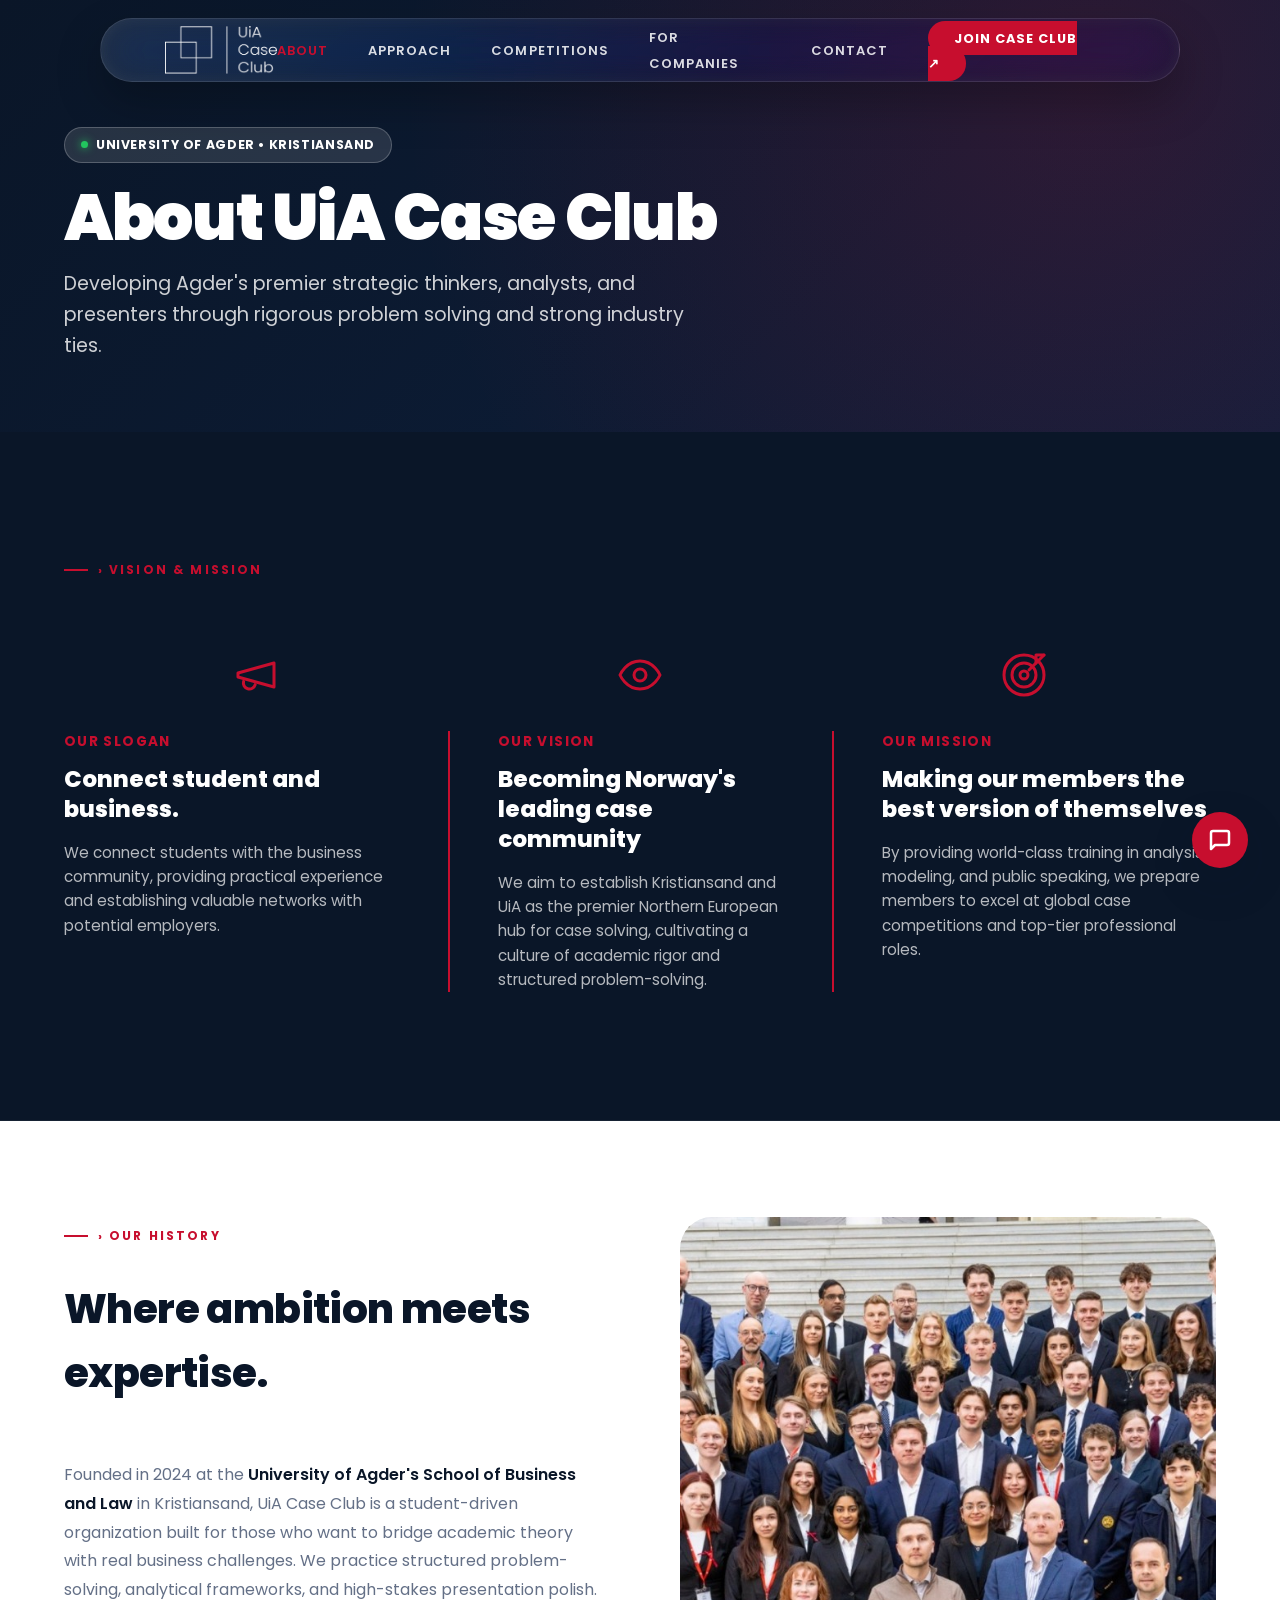
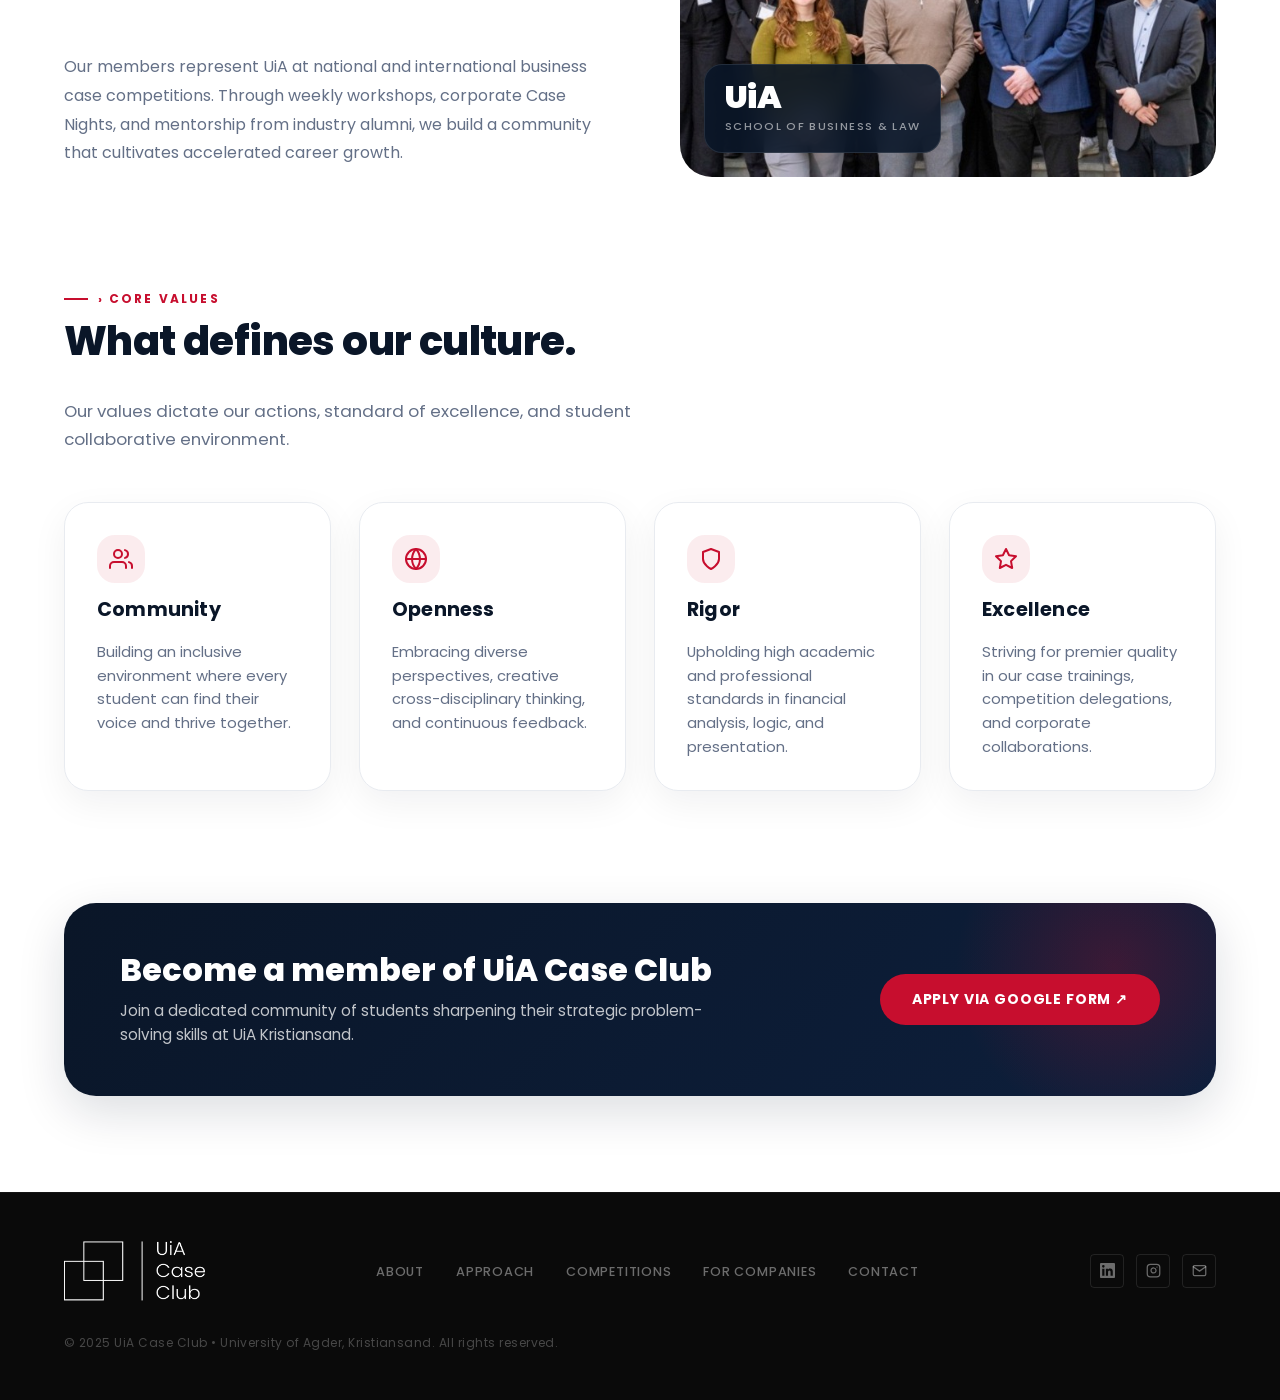
<file: about.html>
<!DOCTYPE html>
<html lang="en">
<head>
  <meta charset="UTF-8" />
  <meta name="viewport" content="width=device-width, initial-scale=1.0" />

  <!-- SEO -->
  <title>About Us | UiA Case Club</title>
  <meta name="description" content="Discover the leadership team, values, and strategic vision of the UiA Case Club, associated with the University of Agder's School of Business and Law in Kristiansand." />
  <meta name="keywords" content="UiA Case Club, About Us, leadership, board, University of Agder, Kristiansand, strategic vision" />

  <!-- Favicon -->
  <link rel="icon" type="image/svg+xml" href="data:image/svg+xml,<svg xmlns='http://www.w3.org/2000/svg' viewBox='0 0 100 100'><defs><linearGradient id='bg-grad' x1='0%25' y1='0%25' x2='100%25' y2='100%25'><stop offset='0%25' stop-color='%23C70E2E' /><stop offset='100%25' stop-color='%23930A22' /></linearGradient></defs><rect width='100' height='100' rx='25' ry='25' fill='url(%23bg-grad)' /><rect x='21' y='41' width='38' height='38' fill='none' stroke='%23ffffff' stroke-width='4.5' /><rect x='41' y='21' width='38' height='38' fill='none' stroke='%23ffffff' stroke-width='4.5' /></svg>" />

  <!-- Fonts -->
  <link rel="preconnect" href="https://fonts.googleapis.com" />
  <link rel="preconnect" href="https://fonts.gstatic.com" crossorigin />
  <link href="https://fonts.googleapis.com/css2?family=Poppins:wght@300;400;500;600;700;800;900&family=DM+Serif+Display:ital@0;1&display=swap" rel="stylesheet" />

  <!-- Stylesheet -->
  <link rel="stylesheet" href="style.css" />
</head>
<body>

  <!-- ===================================================
       NAVIGATION
       =================================================== -->
  <nav class="navbar scrolled" id="navbar" role="navigation" aria-label="Main navigation">
    <div class="container nav-inner">

      <!-- Logo -->
      <a href="index.html" class="nav-logo" aria-label="UiA Case Club — Home">
        <img src="logo.png" alt="UiA Case Club Logo" class="nav-logo-img" />
      </a>

      <!-- Desktop links -->
      <ul class="nav-links" role="list">
        <li><a href="about.html"        class="nav-link" id="nav-about" style="color: var(--uia-red);">About</a></li>
        <li><a href="approach.html"     class="nav-link" id="nav-approach">Approach</a></li>
        <li><a href="competitions.html" class="nav-link" id="nav-competitions">Competitions</a></li>
        <li><a href="index.html#partnerships" class="nav-link" id="nav-partnerships">For Companies</a></li>
        <li><a href="contact.html"      class="nav-link" id="nav-contact">Contact</a></li>
        <li>
          <a href="https://docs.google.com/forms/d/e/1FAIpQLSdJ9Ol_Li7k5ljvVv1ecCOG3ly1c0FMGzlRXK3NAT-8b0hvaA/viewform?utm_source=ig&utm_medium=social&utm_content=link_in_bio" 
             target="_blank" 
             rel="noopener noreferrer" 
             class="nav-cta"  
             id="nav-join">
            Join Case Club ↗
          </a>
        </li>
      </ul>

      <!-- Hamburger -->
      <button class="hamburger" id="hamburger" aria-label="Toggle menu" aria-expanded="false" aria-controls="mobile-menu">
        <span></span><span></span><span></span>
      </button>
    </div>
  </nav>

  <!-- Mobile Menu -->
  <div class="mobile-menu" id="mobile-menu" role="dialog" aria-modal="true" aria-label="Mobile navigation">
    <a href="about.html"        class="mobile-link" id="mob-about">About</a>
    <a href="approach.html"     class="mobile-link" id="mob-approach">Approach</a>
    <a href="competitions.html" class="mobile-link" id="mob-competitions">Competitions</a>
    <a href="index.html#partnerships" class="mobile-link" id="mob-partnerships">For Companies</a>
    <a href="contact.html"      class="mobile-link" id="mob-contact">Contact</a>
    <a href="https://docs.google.com/forms/d/e/1FAIpQLSdJ9Ol_Li7k5ljvVv1ecCOG3ly1c0FMGzlRXK3NAT-8b0hvaA/viewform?utm_source=ig&utm_medium=social&utm_content=link_in_bio" 
       target="_blank" 
       rel="noopener noreferrer" 
       class="nav-cta"     
       id="mob-join">
      Join Case Club ↗
    </a>
  </div>


  <!-- ===================================================
       SUBPAGE HERO
       =================================================== -->
  <header class="subpage-hero" aria-label="About Us Header">
    <div class="container subpage-hero-content">
      <div class="badge-pill badge-pill-light" style="margin-bottom: 1.25rem;">
        <span class="badge-dot"></span>
        University of Agder • Kristiansand
      </div>
      <h1 class="subpage-hero-title">About UiA Case Club</h1>
      <p class="subpage-hero-desc">
        Developing Agder's premier strategic thinkers, analysts, and presenters through rigorous problem solving and strong industry ties.
      </p>
    </div>
  </header>


  <!-- ===================================================
       MOTTO BAND (VISION & MISSION)
       =================================================== -->
  <section class="motto-band" aria-label="Slogan, Vision, and Mission" style="border-bottom: 1px solid rgba(255,255,255,0.05);">
    <div class="container motto-inner">
      <div class="section-label reveal" style="margin-bottom: 2rem;">› Vision & Mission</div>
      
      <div class="motto-grid reveal">
        <!-- Slogan Column -->
        <div class="motto-col">
          <div class="motto-icon-wrap">
            <svg xmlns="http://www.w3.org/2000/svg" viewBox="0 0 24 24" fill="none" stroke="currentColor" stroke-width="1.5" stroke-linecap="round" stroke-linejoin="round" aria-hidden="true"><path d="m3 11 18-5v12L3 13v-2Z"/><path d="M11.6 16.8a3 3 0 1 1-5.8-1.6"/></svg>
          </div>
          <div class="motto-content">
            <span class="motto-label">Our Slogan</span>
            <h3 class="motto-title">Connect student and business.</h3>
            <p class="motto-desc">
              We connect students with the business community, providing practical experience and establishing valuable networks with potential employers.
            </p>
          </div>
        </div>

        <!-- Vision Column -->
        <div class="motto-col">
          <div class="motto-icon-wrap">
            <svg xmlns="http://www.w3.org/2000/svg" viewBox="0 0 24 24" fill="none" stroke="currentColor" stroke-width="1.5" stroke-linecap="round" stroke-linejoin="round" aria-hidden="true"><path d="M2 12s3-7 10-7 10 7 10 7-3 7-10 7-10-7-10-7Z"/><circle cx="12" cy="12" r="3"/></svg>
          </div>
          <div class="motto-content">
            <span class="motto-label">Our Vision</span>
            <h3 class="motto-title">Becoming Norway's leading case community</h3>
            <p class="motto-desc">
              We aim to establish Kristiansand and UiA as the premier Northern European hub for case solving, cultivating a culture of academic rigor and structured problem-solving.
            </p>
          </div>
        </div>

        <!-- Mission Column -->
        <div class="motto-col">
          <div class="motto-icon-wrap">
            <svg xmlns="http://www.w3.org/2000/svg" viewBox="0 0 24 24" fill="none" stroke="currentColor" stroke-width="1.5" stroke-linecap="round" stroke-linejoin="round" aria-hidden="true"><circle cx="12" cy="12" r="10"/><circle cx="12" cy="12" r="6"/><circle cx="12" cy="12" r="2"/><path d="m22 2-7.5 7.5"/><path d="M22 2h-4v4"/></svg>
          </div>
          <div class="motto-content">
            <span class="motto-label">Our Mission</span>
            <h3 class="motto-title">Making our members the best version of themselves</h3>
            <p class="motto-desc">
              By providing world-class training in analysis, modeling, and public speaking, we prepare members to excel at global case competitions and top-tier professional roles.
            </p>
          </div>
        </div>
      </div>
    </div>
  </section>


  <!-- ===================================================
       SUBPAGE CONTENT
       =================================================== -->
  <main class="subpage-content">
    <div class="container">

      <!-- Section: Our Story -->
      <section class="subpage-section" aria-labelledby="story-heading">
        <div class="about-grid" style="align-items: center;">
          <div class="about-left">
            <div class="section-label reveal">› Our History</div>
            <h2 class="subpage-section-title" id="story-heading">Where ambition meets expertise.</h2>
            <p class="about-body reveal" style="max-width: 100%;">
              Founded in 2024 at the <strong>University of Agder's School of Business and Law</strong> in Kristiansand, UiA Case Club is a student-driven organization built for those who want to bridge academic theory with real business challenges. We practice structured problem-solving, analytical frameworks, and high-stakes presentation polish.
            </p>
            <p class="about-body reveal" style="max-width: 100%; margin-top: 1rem;">
              Our members represent UiA at national and international business case competitions. Through weekly workshops, corporate Case Nights, and mentorship from industry alumni, we build a community that cultivates accelerated career growth.
            </p>
          </div>
          <div class="about-right">
            <div class="about-image-frame reveal" style="border-radius: var(--radius-xl); overflow:hidden;">
              <img src="about_img.jpg" alt="UiA Case Club members" onerror="this.style.display='none'; this.parentElement.style.background='linear-gradient(135deg,#112952,#1a4080)'" />
              <div class="about-image-badge" style="border-radius: var(--radius-md);">
                <div class="badge-number">UiA</div>
                <div class="badge-label">School of Business & Law</div>
              </div>
            </div>
          </div>
        </div>
      </section>

      <!-- Section: Core Values -->
      <section class="subpage-section" aria-labelledby="values-heading">
        <div class="section-label reveal">› CORE Values</div>
        <h2 class="subpage-section-title" id="values-heading">What defines our culture.</h2>
        <p class="subpage-section-desc">Our values dictate our actions, standard of excellence, and student collaborative environment.</p>

        <div class="about-values" style="display: grid; grid-template-columns: repeat(auto-fit, minmax(260px, 1fr)); gap: 1.75rem;">
          <div class="value-item reveal" style="flex-direction: column; align-items: flex-start; gap: 0.75rem; border: 1px solid var(--gray-100); padding: 2rem; border-radius: var(--radius-lg); background: var(--white); box-shadow: var(--shadow-card);">
            <div class="value-icon" style="width: 48px; height: 48px; background: rgba(199,14,46,0.08); border-radius: var(--radius-md); display:flex; align-items:center; justify-content:center;">
              <svg viewBox="0 0 24 24" fill="none" stroke-width="2" stroke-linecap="round" stroke-linejoin="round" style="width: 24px; height: 24px; stroke: var(--uia-red);"><path d="M17 21v-2a4 4 0 0 0-4-4H5a4 4 0 0 0-4 4v2"/><circle cx="9" cy="7" r="4"/><path d="M23 21v-2a4 4 0 0 0-3-3.87"/><path d="M16 3.13a4 4 0 0 1 0 7.75"/></svg>
            </div>
            <div class="value-title" style="font-size: 1.2rem; font-weight:700; color:var(--blue-900);">Community</div>
            <div class="value-desc" style="font-size: 0.925rem; color:var(--gray-600);">Building an inclusive environment where every student can find their voice and thrive together.</div>
          </div>

          <div class="value-item reveal reveal-delay-1" style="flex-direction: column; align-items: flex-start; gap: 0.75rem; border: 1px solid var(--gray-100); padding: 2rem; border-radius: var(--radius-lg); background: var(--white); box-shadow: var(--shadow-card);">
            <div class="value-icon" style="width: 48px; height: 48px; background: rgba(199,14,46,0.08); border-radius: var(--radius-md); display:flex; align-items:center; justify-content:center;">
              <svg viewBox="0 0 24 24" fill="none" stroke-width="2" stroke-linecap="round" stroke-linejoin="round" style="width: 24px; height: 24px; stroke: var(--uia-red);"><circle cx="12" cy="12" r="10"/><line x1="2" y1="12" x2="22" y2="12"/><path d="M12 2a15.3 15.3 0 0 1 4 10 15.3 15.3 0 0 1-4 10 15.3 15.3 0 0 1-4-10 15.3 15.3 0 0 1 4-10z"/></svg>
            </div>
            <div class="value-title" style="font-size: 1.2rem; font-weight:700; color:var(--blue-900);">Openness</div>
            <div class="value-desc" style="font-size: 0.925rem; color:var(--gray-600);">Embracing diverse perspectives, creative cross-disciplinary thinking, and continuous feedback.</div>
          </div>

          <div class="value-item reveal reveal-delay-2" style="flex-direction: column; align-items: flex-start; gap: 0.75rem; border: 1px solid var(--gray-100); padding: 2rem; border-radius: var(--radius-lg); background: var(--white); box-shadow: var(--shadow-card);">
            <div class="value-icon" style="width: 48px; height: 48px; background: rgba(199,14,46,0.08); border-radius: var(--radius-md); display:flex; align-items:center; justify-content:center;">
              <svg viewBox="0 0 24 24" fill="none" stroke-width="2" stroke-linecap="round" stroke-linejoin="round" style="width: 24px; height: 24px; stroke: var(--uia-red);"><path d="M12 22s8-4 8-10V5l-8-3-8 3v7c0 6 8 10 8 10z"/></svg>
            </div>
            <div class="value-title" style="font-size: 1.2rem; font-weight:700; color:var(--blue-900);">Rigor</div>
            <div class="value-desc" style="font-size: 0.925rem; color:var(--gray-600);">Upholding high academic and professional standards in financial analysis, logic, and presentation.</div>
          </div>

          <div class="value-item reveal reveal-delay-3" style="flex-direction: column; align-items: flex-start; gap: 0.75rem; border: 1px solid var(--gray-100); padding: 2rem; border-radius: var(--radius-lg); background: var(--white); box-shadow: var(--shadow-card);">
            <div class="value-icon" style="width: 48px; height: 48px; background: rgba(199,14,46,0.08); border-radius: var(--radius-md); display:flex; align-items:center; justify-content:center;">
              <svg viewBox="0 0 24 24" fill="none" stroke-width="2" stroke-linecap="round" stroke-linejoin="round" style="width: 24px; height: 24px; stroke: var(--uia-red);"><polygon points="12 2 15.09 8.26 22 9.27 17 14.14 18.18 21 12 17.77 5.82 21 7 14.14 2 9.27 8.91 8.26 12 2"/></svg>
            </div>
            <div class="value-title" style="font-size: 1.2rem; font-weight:700; color:var(--blue-900);">Excellence</div>
            <div class="value-desc" style="font-size: 0.925rem; color:var(--gray-600);">Striving for premier quality in our case trainings, competition delegations, and corporate collaborations.</div>
          </div>
        </div>
      </section>

      <!-- Section: CTA -->
      <section class="subpage-section">
        <div class="audience-cta-banner reveal">
          <div class="audience-cta-content">
            <h3 class="audience-cta-title">Become a member of UiA Case Club</h3>
            <p class="audience-cta-desc">
              Join a dedicated community of students sharpening their strategic problem-solving skills at UiA Kristiansand.
            </p>
          </div>
          <div class="audience-cta-actions">
            <a href="https://docs.google.com/forms/d/e/1FAIpQLSdJ9Ol_Li7k5ljvVv1ecCOG3ly1c0FMGzlRXK3NAT-8b0hvaA/viewform?utm_source=ig&utm_medium=social&utm_content=link_in_bio" 
               target="_blank" 
               rel="noopener noreferrer" 
               class="btn-primary">
              Apply via Google Form ↗
            </a>
          </div>
        </div>
      </section>

    </div>
  </main>


  <!-- ===================================================
       FOOTER
       =================================================== -->
  <footer class="footer" role="contentinfo">
    <div class="container footer-inner">
      <div class="footer-logo">
        <img src="logo.png" alt="UiA Case Club Logo" class="footer-logo-img" />
      </div>
      <nav aria-label="Footer navigation">
        <ul class="footer-links" role="list">
          <li><a href="about.html"        class="footer-link">About</a></li>
          <li><a href="approach.html"     class="footer-link">Approach</a></li>
          <li><a href="competitions.html" class="footer-link">Competitions</a></li>
          <li><a href="index.html#partnerships" class="footer-link">For Companies</a></li>
          <li><a href="contact.html"      class="footer-link">Contact</a></li>
        </ul>
      </nav>
      <div class="footer-socials" aria-label="Social links">
        <a href="https://www.linkedin.com/company/uia-case-club" target="_blank" rel="noopener noreferrer" class="social-btn" id="social-linkedin" aria-label="LinkedIn">
          <svg viewBox="0 0 24 24" fill="currentColor"><path d="M20.447 20.452h-3.554v-5.569c0-1.328-.027-3.037-1.852-3.037-1.853 0-2.136 1.445-2.136 2.939v5.667H9.351V9h3.414v1.561h.046c.477-.9 1.637-1.85 3.37-1.85 3.601 0 4.267 2.37 4.267 5.455v6.286zM5.337 7.433a2.062 2.062 0 01-2.063-2.065 2.064 2.064 0 112.063 2.065zm1.782 13.019H3.555V9h3.564v11.452zM22.225 0H1.771C.792 0 0 .774 0 1.729v20.542C0 23.227.792 24 1.771 24h20.451C23.2 24 24 23.227 24 22.271V1.729C24 .774 23.2 0 22.222 0h.003z"/></svg>
        </a>
        <a href="https://www.instagram.com/uiacaseclub" target="_blank" rel="noopener noreferrer" class="social-btn" id="social-instagram" aria-label="Instagram">
          <svg viewBox="0 0 24 24" fill="none" stroke="currentColor" stroke-width="2" stroke-linecap="round" stroke-linejoin="round">
            <rect x="2" y="2" width="20" height="20" rx="5" ry="5"/><path d="M16 11.37A4 4 0 1112.63 8 4 4 0 0116 11.37z"/><line x1="17.5" y1="6.5" x2="17.51" y2="6.5"/>
          </svg>
        </a>
        <a href="mailto:uiacaseclub@gmail.com" class="social-btn" id="social-email" aria-label="Email">
          <svg viewBox="0 0 24 24" fill="none" stroke="currentColor" stroke-width="2" stroke-linecap="round" stroke-linejoin="round">
            <path d="M4 4h16c1.1 0 2 .9 2 2v12c0 1.1-.9 2-2 2H4c-1.1 0-2-.9-2-2V6c0-1.1.9-2 2-2z"/><polyline points="22,6 12,13 2,6"/>
          </svg>
        </a>
      </div>
      <p class="footer-copy">© 2025 UiA Case Club • University of Agder, Kristiansand. All rights reserved.</p>
    </div>
  </footer>

  <!-- ===================================================
       FLOATING CONTACT WIDGET
       =================================================== -->
  <div class="contact-widget" id="contact-widget">
    <button class="widget-bubble" id="widget-bubble" aria-label="Open contact widget">
      <svg viewBox="0 0 24 24" fill="none" stroke="currentColor" stroke-width="2.5" stroke-linecap="round" stroke-linejoin="round" class="bubble-icon">
        <path d="M21 15a2 2 0 0 1-2 2H7l-4 4V5a2 2 0 0 1 2-2h14a2 2 0 0 1 2 2z"/>
      </svg>
    </button>
    <div class="widget-box" id="widget-box" aria-hidden="true">
      <div class="widget-header">
        <h4 class="widget-title">Contact Us</h4>
        <button class="widget-close" id="widget-close" aria-label="Close contact widget">&times;</button>
      </div>
      <div class="widget-body">
        <p class="widget-desc">Have a question or want to collaborate? Write us a message below.</p>
        <form class="widget-form" id="widget-form">
          <div class="widget-form-group">
            <input type="text" id="widget-name" placeholder="Your Name" required class="widget-input" />
          </div>
          <div class="widget-form-group">
            <input type="email" id="widget-email" placeholder="Your Email" required class="widget-input" />
          </div>
          <div class="widget-form-group">
            <textarea id="widget-message" placeholder="Your Message..." required class="widget-textarea"></textarea>
          </div>
          <button type="submit" class="btn-widget-submit">
            Send Email
            <svg width="12" height="12" viewBox="0 0 24 24" fill="none" stroke="currentColor" stroke-width="2.5"><path d="M5 12h14M12 5l7 7-7 7"/></svg>
          </button>
        </form>
      </div>
    </div>
  </div>

  <!-- JavaScript -->
  <script src="script.js"></script>
</body>
</html>
</file>
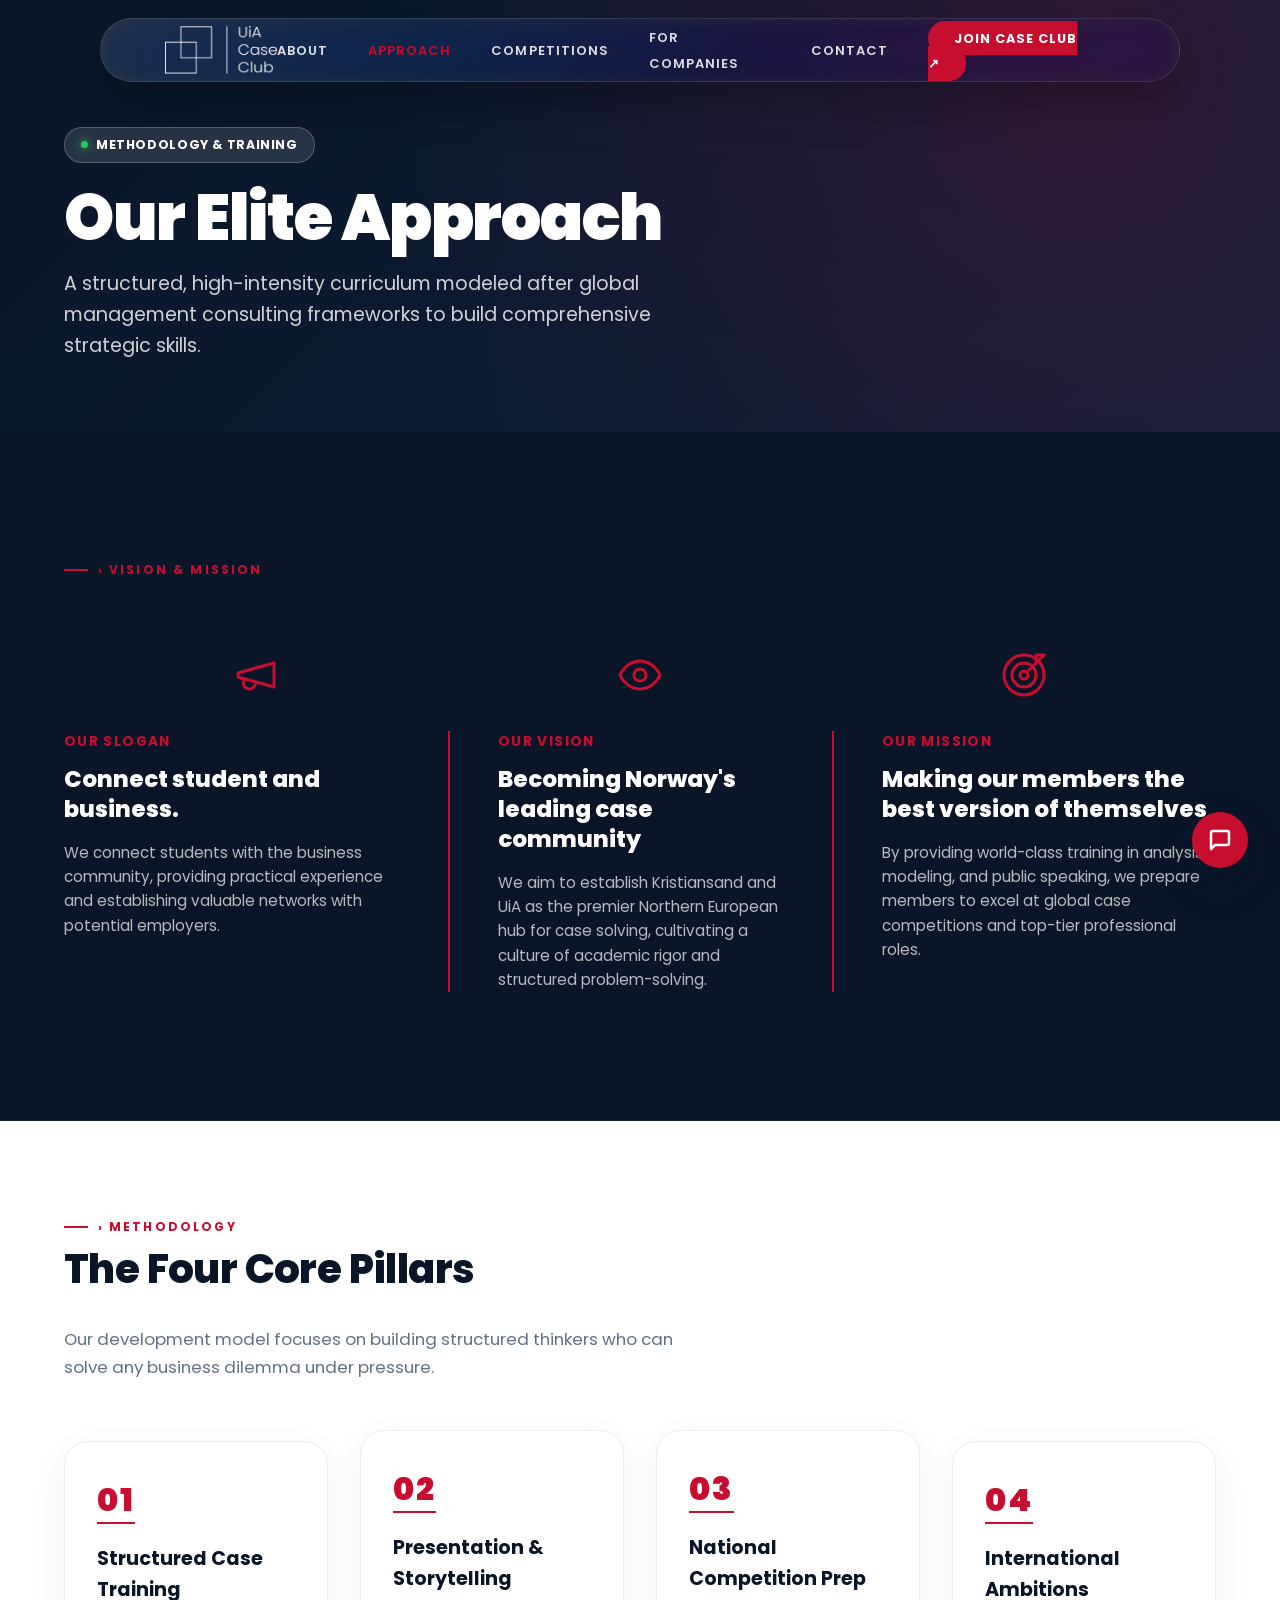
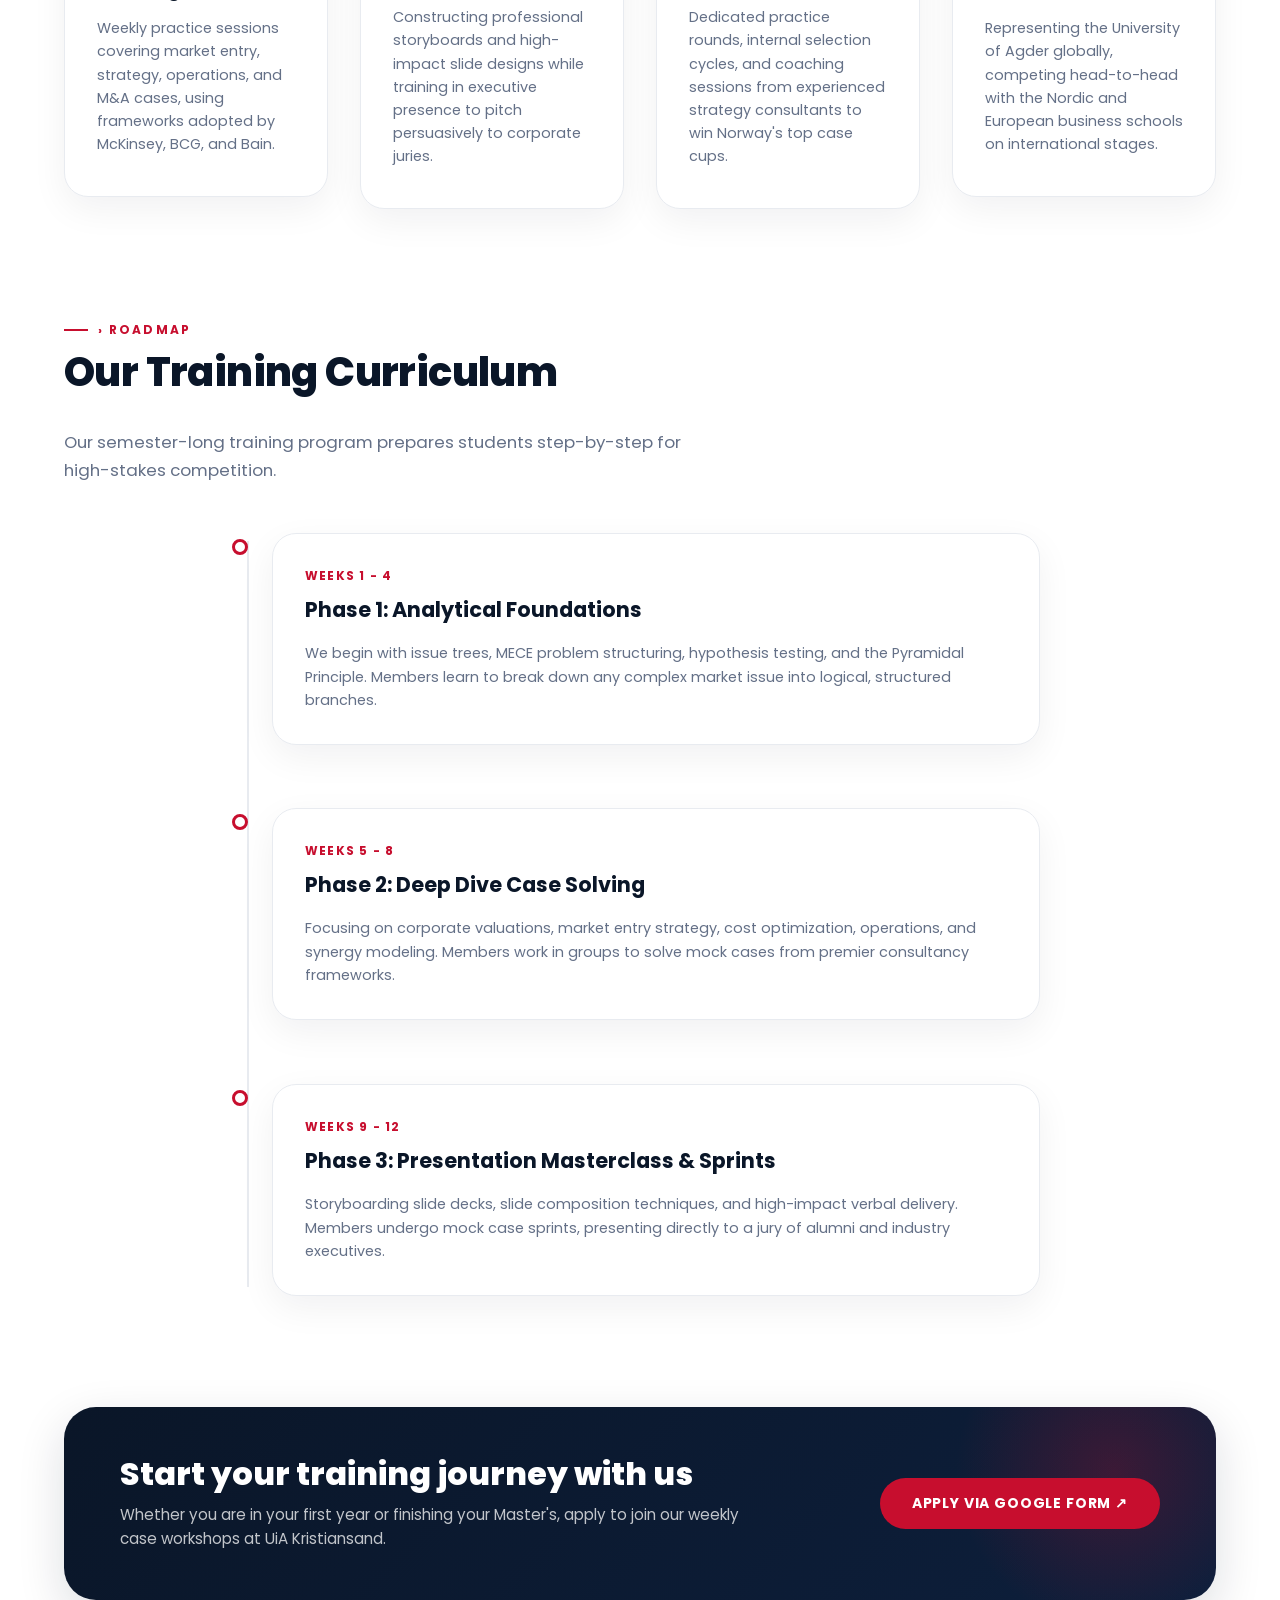
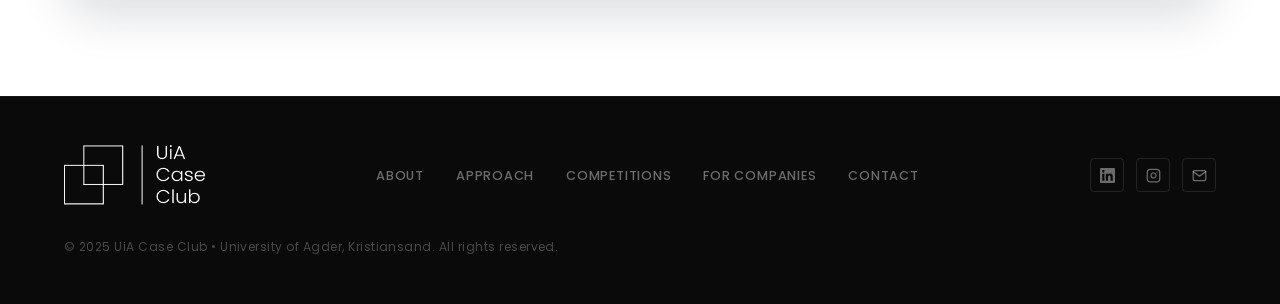
<file: approach.html>
<!DOCTYPE html>
<html lang="en">
<head>
  <meta charset="UTF-8" />
  <meta name="viewport" content="width=device-width, initial-scale=1.0" />

  <!-- SEO -->
  <title>Our Approach | UiA Case Club</title>
  <meta name="description" content="Explore the structured training curriculum, core training pillars, and alumni mentorship network that develops elite strategic thinkers at UiA Case Club." />
  <meta name="keywords" content="UiA Case Club, Our Approach, case method, training curriculum, MECE, problem solving, University of Agder, Kristiansand" />

  <!-- Favicon -->
  <link rel="icon" type="image/svg+xml" href="data:image/svg+xml,<svg xmlns='http://www.w3.org/2000/svg' viewBox='0 0 100 100'><defs><linearGradient id='bg-grad' x1='0%25' y1='0%25' x2='100%25' y2='100%25'><stop offset='0%25' stop-color='%23C70E2E' /><stop offset='100%25' stop-color='%23930A22' /></linearGradient></defs><rect width='100' height='100' rx='25' ry='25' fill='url(%23bg-grad)' /><rect x='21' y='41' width='38' height='38' fill='none' stroke='%23ffffff' stroke-width='4.5' /><rect x='41' y='21' width='38' height='38' fill='none' stroke='%23ffffff' stroke-width='4.5' /></svg>" />

  <!-- Fonts -->
  <link rel="preconnect" href="https://fonts.googleapis.com" />
  <link rel="preconnect" href="https://fonts.gstatic.com" crossorigin />
  <link href="https://fonts.googleapis.com/css2?family=Poppins:wght@300;400;500;600;700;800;900&family=DM+Serif+Display:ital@0;1&display=swap" rel="stylesheet" />

  <!-- Stylesheet -->
  <link rel="stylesheet" href="style.css" />
</head>
<body>

  <!-- ===================================================
       NAVIGATION
       =================================================== -->
  <nav class="navbar scrolled" id="navbar" role="navigation" aria-label="Main navigation">
    <div class="container nav-inner">

      <!-- Logo -->
      <a href="index.html" class="nav-logo" aria-label="UiA Case Club — Home">
        <img src="logo.png" alt="UiA Case Club Logo" class="nav-logo-img" />
      </a>

      <!-- Desktop links -->
      <ul class="nav-links" role="list">
        <li><a href="about.html"        class="nav-link" id="nav-about">About</a></li>
        <li><a href="approach.html"     class="nav-link" id="nav-approach" style="color: var(--uia-red);">Approach</a></li>
        <li><a href="competitions.html" class="nav-link" id="nav-competitions">Competitions</a></li>
        <li><a href="index.html#partnerships" class="nav-link" id="nav-partnerships">For Companies</a></li>
        <li><a href="contact.html"      class="nav-link" id="nav-contact">Contact</a></li>
        <li>
          <a href="https://docs.google.com/forms/d/e/1FAIpQLSdJ9Ol_Li7k5ljvVv1ecCOG3ly1c0FMGzlRXK3NAT-8b0hvaA/viewform?utm_source=ig&utm_medium=social&utm_content=link_in_bio" 
             target="_blank" 
             rel="noopener noreferrer" 
             class="nav-cta"  
             id="nav-join">
            Join Case Club ↗
          </a>
        </li>
      </ul>

      <!-- Hamburger -->
      <button class="hamburger" id="hamburger" aria-label="Toggle menu" aria-expanded="false" aria-controls="mobile-menu">
        <span></span><span></span><span></span>
      </button>
    </div>
  </nav>

  <!-- Mobile Menu -->
  <div class="mobile-menu" id="mobile-menu" role="dialog" aria-modal="true" aria-label="Mobile navigation">
    <a href="about.html"        class="mobile-link" id="mob-about">About</a>
    <a href="approach.html"     class="mobile-link" id="mob-approach">Approach</a>
    <a href="competitions.html" class="mobile-link" id="mob-competitions">Competitions</a>
    <a href="index.html#partnerships" class="mobile-link" id="mob-partnerships">For Companies</a>
    <a href="contact.html"      class="mobile-link" id="mob-contact">Contact</a>
    <a href="https://docs.google.com/forms/d/e/1FAIpQLSdJ9Ol_Li7k5ljvVv1ecCOG3ly1c0FMGzlRXK3NAT-8b0hvaA/viewform?utm_source=ig&utm_medium=social&utm_content=link_in_bio" 
       target="_blank" 
       rel="noopener noreferrer" 
       class="nav-cta"     
       id="mob-join">
      Join Case Club ↗
    </a>
  </div>


  <!-- ===================================================
       SUBPAGE HERO
       =================================================== -->
  <header class="subpage-hero" aria-label="Our Approach Header">
    <div class="container subpage-hero-content">
      <div class="badge-pill badge-pill-light" style="margin-bottom: 1.25rem;">
        <span class="badge-dot"></span>
        Methodology & Training
      </div>
      <h1 class="subpage-hero-title">Our Elite Approach</h1>
      <p class="subpage-hero-desc">
        A structured, high-intensity curriculum modeled after global management consulting frameworks to build comprehensive strategic skills.
      </p>
    </div>
  </header>


  <!-- ===================================================
       MOTTO BAND (VISION & MISSION)
       =================================================== -->
  <section class="motto-band" aria-label="Slogan, Vision, and Mission" style="border-bottom: 1px solid rgba(255,255,255,0.05);">
    <div class="container motto-inner">
      <div class="section-label reveal" style="margin-bottom: 2rem;">› Vision & Mission</div>
      
      <div class="motto-grid reveal">
        <!-- Slogan Column -->
        <div class="motto-col">
          <div class="motto-icon-wrap">
            <svg xmlns="http://www.w3.org/2000/svg" viewBox="0 0 24 24" fill="none" stroke="currentColor" stroke-width="1.5" stroke-linecap="round" stroke-linejoin="round" aria-hidden="true"><path d="m3 11 18-5v12L3 13v-2Z"/><path d="M11.6 16.8a3 3 0 1 1-5.8-1.6"/></svg>
          </div>
          <div class="motto-content">
            <span class="motto-label">Our Slogan</span>
            <h3 class="motto-title">Connect student and business.</h3>
            <p class="motto-desc">
              We connect students with the business community, providing practical experience and establishing valuable networks with potential employers.
            </p>
          </div>
        </div>

        <!-- Vision Column -->
        <div class="motto-col">
          <div class="motto-icon-wrap">
            <svg xmlns="http://www.w3.org/2000/svg" viewBox="0 0 24 24" fill="none" stroke="currentColor" stroke-width="1.5" stroke-linecap="round" stroke-linejoin="round" aria-hidden="true"><path d="M2 12s3-7 10-7 10 7 10 7-3 7-10 7-10-7-10-7Z"/><circle cx="12" cy="12" r="3"/></svg>
          </div>
          <div class="motto-content">
            <span class="motto-label">Our Vision</span>
            <h3 class="motto-title">Becoming Norway's leading case community</h3>
            <p class="motto-desc">
              We aim to establish Kristiansand and UiA as the premier Northern European hub for case solving, cultivating a culture of academic rigor and structured problem-solving.
            </p>
          </div>
        </div>

        <!-- Mission Column -->
        <div class="motto-col">
          <div class="motto-icon-wrap">
            <svg xmlns="http://www.w3.org/2000/svg" viewBox="0 0 24 24" fill="none" stroke="currentColor" stroke-width="1.5" stroke-linecap="round" stroke-linejoin="round" aria-hidden="true"><circle cx="12" cy="12" r="10"/><circle cx="12" cy="12" r="6"/><circle cx="12" cy="12" r="2"/><path d="m22 2-7.5 7.5"/><path d="M22 2h-4v4"/></svg>
          </div>
          <div class="motto-content">
            <span class="motto-label">Our Mission</span>
            <h3 class="motto-title">Making our members the best version of themselves</h3>
            <p class="motto-desc">
              By providing world-class training in analysis, modeling, and public speaking, we prepare members to excel at global case competitions and top-tier professional roles.
            </p>
          </div>
        </div>
      </div>
    </div>
  </section>


  <!-- ===================================================
       SUBPAGE CONTENT
       =================================================== -->
  <main class="subpage-content">
    <div class="container">

      <!-- Section: The Pillars -->
      <section class="subpage-section" aria-labelledby="pillars-heading">
        <div class="section-label reveal">› Methodology</div>
        <h2 class="subpage-section-title" id="pillars-heading">The Four Core Pillars</h2>
        <p class="subpage-section-desc">Our development model focuses on building structured thinkers who can solve any business dilemma under pressure.</p>

        <div class="approach-grid" style="grid-template-columns: repeat(auto-fit, minmax(260px, 1fr)); gap: 2rem;">
          <!-- Pillar 1 -->
          <div class="pillar-item reveal" style="border: 1px solid var(--gray-100); padding: 2.5rem 2rem; border-radius: var(--radius-lg); background: var(--white); box-shadow: var(--shadow-card); display: flex; flex-direction: column; align-items: flex-start; gap: 1.25rem;">
            <div class="pillar-num" style="font-size: 2rem; font-weight: 900; color: var(--uia-red); border-bottom: 2px solid var(--uia-red); padding-bottom: 0.4rem; line-height: 1;">01</div>
            <div>
              <h3 class="pillar-title" style="font-size: 1.2rem; font-weight: 700; color: var(--blue-900); margin-bottom: 0.75rem;">Structured Case Training</h3>
              <p class="pillar-desc" style="font-size: 0.9rem; color: var(--gray-600); line-height: 1.6;">Weekly practice sessions covering market entry, strategy, operations, and M&A cases, using frameworks adopted by McKinsey, BCG, and Bain.</p>
            </div>
          </div>
          <!-- Pillar 2 -->
          <div class="pillar-item reveal reveal-delay-1" style="border: 1px solid var(--gray-100); padding: 2.5rem 2rem; border-radius: var(--radius-lg); background: var(--white); box-shadow: var(--shadow-card); display: flex; flex-direction: column; align-items: flex-start; gap: 1.25rem;">
            <div class="pillar-num" style="font-size: 2rem; font-weight: 900; color: var(--uia-red); border-bottom: 2px solid var(--uia-red); padding-bottom: 0.4rem; line-height: 1;">02</div>
            <div>
              <h3 class="pillar-title" style="font-size: 1.2rem; font-weight: 700; color: var(--blue-900); margin-bottom: 0.75rem;">Presentation & Storytelling</h3>
              <p class="pillar-desc" style="font-size: 0.9rem; color: var(--gray-600); line-height: 1.6;">Constructing professional storyboards and high-impact slide designs while training in executive presence to pitch persuasively to corporate juries.</p>
            </div>
          </div>
          <!-- Pillar 3 -->
          <div class="pillar-item reveal reveal-delay-2" style="border: 1px solid var(--gray-100); padding: 2.5rem 2rem; border-radius: var(--radius-lg); background: var(--white); box-shadow: var(--shadow-card); display: flex; flex-direction: column; align-items: flex-start; gap: 1.25rem;">
            <div class="pillar-num" style="font-size: 2rem; font-weight: 900; color: var(--uia-red); border-bottom: 2px solid var(--uia-red); padding-bottom: 0.4rem; line-height: 1;">03</div>
            <div>
              <h3 class="pillar-title" style="font-size: 1.2rem; font-weight: 700; color: var(--blue-900); margin-bottom: 0.75rem;">National Competition Prep</h3>
              <p class="pillar-desc" style="font-size: 0.9rem; color: var(--gray-600); line-height: 1.6;">Dedicated practice rounds, internal selection cycles, and coaching sessions from experienced strategy consultants to win Norway's top case cups.</p>
            </div>
          </div>
          <!-- Pillar 4 -->
          <div class="pillar-item reveal reveal-delay-3" style="border: 1px solid var(--gray-100); padding: 2.5rem 2rem; border-radius: var(--radius-lg); background: var(--white); box-shadow: var(--shadow-card); display: flex; flex-direction: column; align-items: flex-start; gap: 1.25rem;">
            <div class="pillar-num" style="font-size: 2rem; font-weight: 900; color: var(--uia-red); border-bottom: 2px solid var(--uia-red); padding-bottom: 0.4rem; line-height: 1;">04</div>
            <div>
              <h3 class="pillar-title" style="font-size: 1.2rem; font-weight: 700; color: var(--blue-900); margin-bottom: 0.75rem;">International Ambitions</h3>
              <p class="pillar-desc" style="font-size: 0.9rem; color: var(--gray-600); line-height: 1.6;">Representing the University of Agder globally, competing head-to-head with the Nordic and European business schools on international stages.</p>
            </div>
          </div>
        </div>
      </section>

      <!-- Section: Curriculum Timeline -->
      <section class="subpage-section" aria-labelledby="curriculum-heading">
        <div class="section-label reveal">› Roadmap</div>
        <h2 class="subpage-section-title" id="curriculum-heading">Our Training Curriculum</h2>
        <p class="subpage-section-desc">Our semester-long training program prepares students step-by-step for high-stakes competition.</p>

        <div class="curriculum-timeline">
          <!-- Phase 1 -->
          <div class="timeline-item reveal">
            <div class="timeline-marker"></div>
            <div class="timeline-content" style="border-radius: var(--radius-lg); background: var(--white); box-shadow: var(--shadow-card);">
              <div class="timeline-phase">Weeks 1 - 4</div>
              <h3 class="timeline-title">Phase 1: Analytical Foundations</h3>
              <p class="timeline-desc">
                We begin with issue trees, MECE problem structuring, hypothesis testing, and the Pyramidal Principle. Members learn to break down any complex market issue into logical, structured branches.
              </p>
            </div>
          </div>
          <!-- Phase 2 -->
          <div class="timeline-item reveal reveal-delay-1">
            <div class="timeline-marker"></div>
            <div class="timeline-content" style="border-radius: var(--radius-lg); background: var(--white); box-shadow: var(--shadow-card);">
              <div class="timeline-phase">Weeks 5 - 8</div>
              <h3 class="timeline-title">Phase 2: Deep Dive Case Solving</h3>
              <p class="timeline-desc">
                Focusing on corporate valuations, market entry strategy, cost optimization, operations, and synergy modeling. Members work in groups to solve mock cases from premier consultancy frameworks.
              </p>
            </div>
          </div>
          <!-- Phase 3 -->
          <div class="timeline-item reveal reveal-delay-2">
            <div class="timeline-marker"></div>
            <div class="timeline-content" style="border-radius: var(--radius-lg); background: var(--white); box-shadow: var(--shadow-card);">
              <div class="timeline-phase">Weeks 9 - 12</div>
              <h3 class="timeline-title">Phase 3: Presentation Masterclass & Sprints</h3>
              <p class="timeline-desc">
                Storyboarding slide decks, slide composition techniques, and high-impact verbal delivery. Members undergo mock case sprints, presenting directly to a jury of alumni and industry executives.
              </p>
            </div>
          </div>
        </div>
      </section>

      <!-- Section: CTA -->
      <section class="subpage-section">
        <div class="audience-cta-banner reveal">
          <div class="audience-cta-content">
            <h3 class="audience-cta-title">Start your training journey with us</h3>
            <p class="audience-cta-desc">
              Whether you are in your first year or finishing your Master's, apply to join our weekly case workshops at UiA Kristiansand.
            </p>
          </div>
          <div class="audience-cta-actions">
            <a href="https://docs.google.com/forms/d/e/1FAIpQLSdJ9Ol_Li7k5ljvVv1ecCOG3ly1c0FMGzlRXK3NAT-8b0hvaA/viewform?utm_source=ig&utm_medium=social&utm_content=link_in_bio" 
               target="_blank" 
               rel="noopener noreferrer" 
               class="btn-primary">
              Apply via Google Form ↗
            </a>
          </div>
        </div>
      </section>

    </div>
  </main>


  <!-- ===================================================
       FOOTER
       =================================================== -->
  <footer class="footer" role="contentinfo">
    <div class="container footer-inner">
      <div class="footer-logo">
        <img src="logo.png" alt="UiA Case Club Logo" class="footer-logo-img" />
      </div>
      <nav aria-label="Footer navigation">
        <ul class="footer-links" role="list">
          <li><a href="about.html"        class="footer-link">About</a></li>
          <li><a href="approach.html"     class="footer-link">Approach</a></li>
          <li><a href="competitions.html" class="footer-link">Competitions</a></li>
          <li><a href="index.html#partnerships" class="footer-link">For Companies</a></li>
          <li><a href="contact.html"      class="footer-link">Contact</a></li>
        </ul>
      </nav>
      <div class="footer-socials" aria-label="Social links">
        <a href="https://www.linkedin.com/company/uia-case-club" target="_blank" rel="noopener noreferrer" class="social-btn" id="social-linkedin" aria-label="LinkedIn">
          <svg viewBox="0 0 24 24" fill="currentColor"><path d="M20.447 20.452h-3.554v-5.569c0-1.328-.027-3.037-1.852-3.037-1.853 0-2.136 1.445-2.136 2.939v5.667H9.351V9h3.414v1.561h.046c.477-.9 1.637-1.85 3.37-1.85 3.601 0 4.267 2.37 4.267 5.455v6.286zM5.337 7.433a2.062 2.062 0 01-2.063-2.065 2.064 2.064 0 112.063 2.065zm1.782 13.019H3.555V9h3.564v11.452zM22.225 0H1.771C.792 0 0 .774 0 1.729v20.542C0 23.227.792 24 1.771 24h20.451C23.2 24 24 23.227 24 22.271V1.729C24 .774 23.2 0 22.222 0h.003z"/></svg>
        </a>
        <a href="https://www.instagram.com/uiacaseclub" target="_blank" rel="noopener noreferrer" class="social-btn" id="social-instagram" aria-label="Instagram">
          <svg viewBox="0 0 24 24" fill="none" stroke="currentColor" stroke-width="2" stroke-linecap="round" stroke-linejoin="round">
            <rect x="2" y="2" width="20" height="20" rx="5" ry="5"/><path d="M16 11.37A4 4 0 1112.63 8 4 4 0 0116 11.37z"/><line x1="17.5" y1="6.5" x2="17.51" y2="6.5"/>
          </svg>
        </a>
        <a href="mailto:uiacaseclub@gmail.com" class="social-btn" id="social-email" aria-label="Email">
          <svg viewBox="0 0 24 24" fill="none" stroke="currentColor" stroke-width="2" stroke-linecap="round" stroke-linejoin="round">
            <path d="M4 4h16c1.1 0 2 .9 2 2v12c0 1.1-.9 2-2 2H4c-1.1 0-2-.9-2-2V6c0-1.1.9-2 2-2z"/><polyline points="22,6 12,13 2,6"/>
          </svg>
        </a>
      </div>
      <p class="footer-copy">© 2025 UiA Case Club • University of Agder, Kristiansand. All rights reserved.</p>
    </div>
  </footer>

  <!-- ===================================================
       FLOATING CONTACT WIDGET
       =================================================== -->
  <div class="contact-widget" id="contact-widget">
    <button class="widget-bubble" id="widget-bubble" aria-label="Open contact widget">
      <svg viewBox="0 0 24 24" fill="none" stroke="currentColor" stroke-width="2.5" stroke-linecap="round" stroke-linejoin="round" class="bubble-icon">
        <path d="M21 15a2 2 0 0 1-2 2H7l-4 4V5a2 2 0 0 1 2-2h14a2 2 0 0 1 2 2z"/>
      </svg>
    </button>
    <div class="widget-box" id="widget-box" aria-hidden="true">
      <div class="widget-header">
        <h4 class="widget-title">Contact Us</h4>
        <button class="widget-close" id="widget-close" aria-label="Close contact widget">&times;</button>
      </div>
      <div class="widget-body">
        <p class="widget-desc">Have a question or want to collaborate? Write us a message below.</p>
        <form class="widget-form" id="widget-form">
          <div class="widget-form-group">
            <input type="text" id="widget-name" placeholder="Your Name" required class="widget-input" />
          </div>
          <div class="widget-form-group">
            <input type="email" id="widget-email" placeholder="Your Email" required class="widget-input" />
          </div>
          <div class="widget-form-group">
            <textarea id="widget-message" placeholder="Your Message..." required class="widget-textarea"></textarea>
          </div>
          <button type="submit" class="btn-widget-submit">
            Send Email
            <svg width="12" height="12" viewBox="0 0 24 24" fill="none" stroke="currentColor" stroke-width="2.5"><path d="M5 12h14M12 5l7 7-7 7"/></svg>
          </button>
        </form>
      </div>
    </div>
  </div>

  <!-- JavaScript -->
  <script src="script.js"></script>
</body>
</html>
</file>
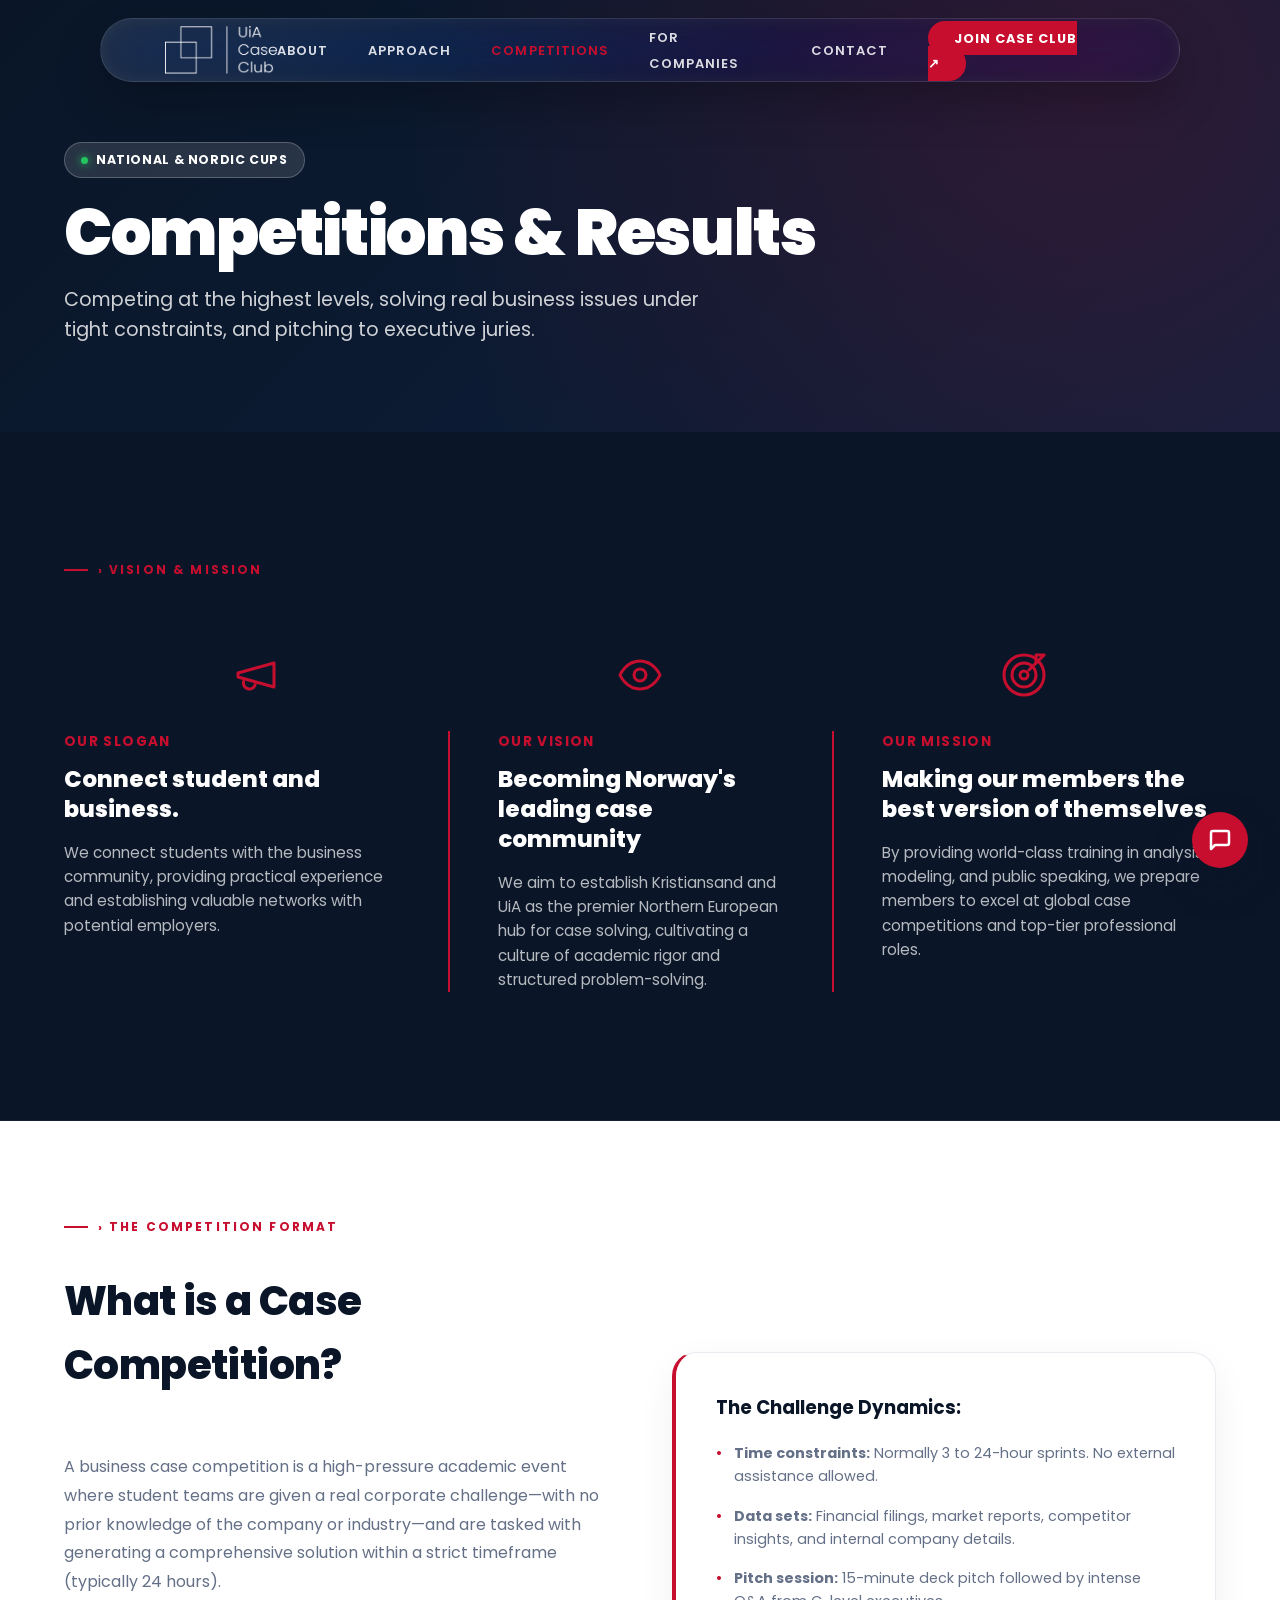
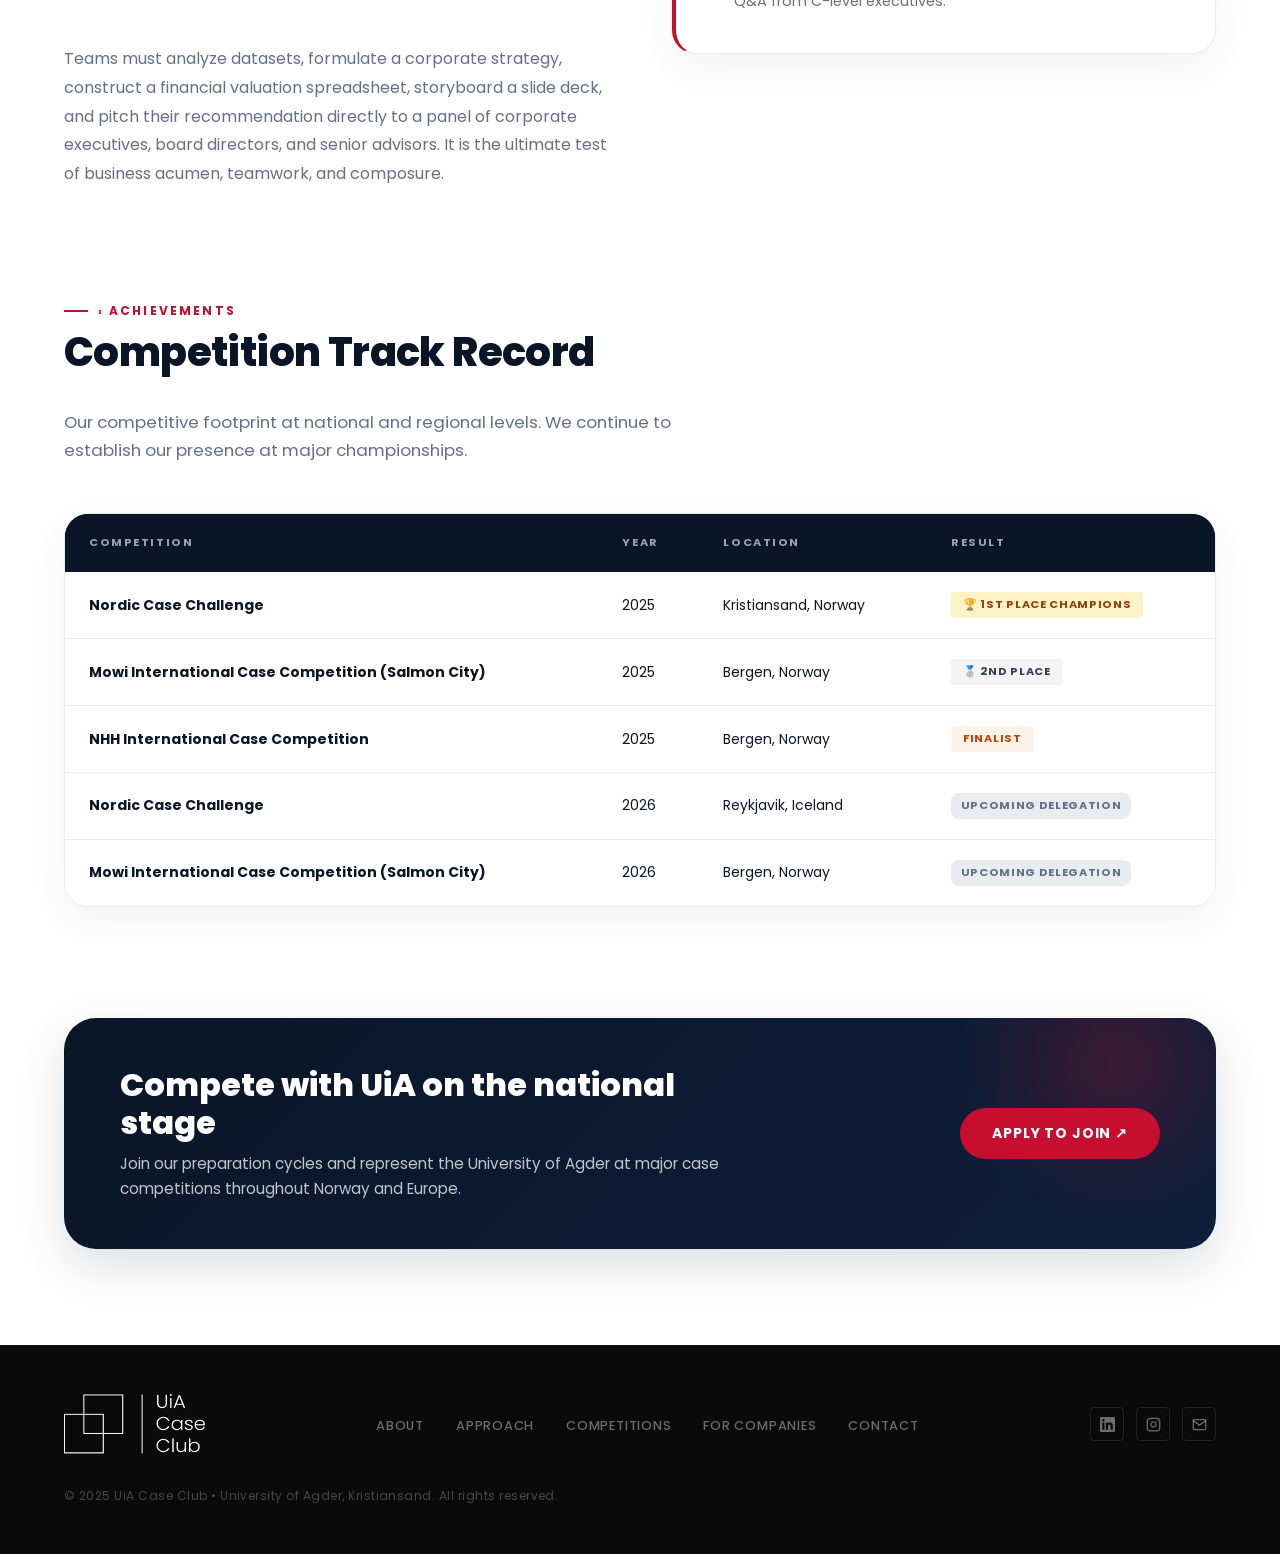
<file: competitions.html>
<!DOCTYPE html>
<html lang="en">
<head>
  <meta charset="UTF-8" />
  <meta name="viewport" content="width=device-width, initial-scale=1.0" />

  <!-- SEO -->
  <title>Competitions & Results | UiA Case Club</title>
  <meta name="description" content="Discover the competitive achievements of the UiA Case Club at national and international stages, and learn how we prepare for corporate case challenges." />
  <meta name="keywords" content="UiA Case Club, Competitions, results, Nordic Case Challenge, NHH, Mowi, case solving, University of Agder, Kristiansand" />

  <!-- Favicon -->
  <link rel="icon" type="image/svg+xml" href="data:image/svg+xml,<svg xmlns='http://www.w3.org/2000/svg' viewBox='0 0 100 100'><defs><linearGradient id='bg-grad' x1='0%25' y1='0%25' x2='100%25' y2='100%25'><stop offset='0%25' stop-color='%23C70E2E' /><stop offset='100%25' stop-color='%23930A22' /></linearGradient></defs><rect width='100' height='100' rx='25' ry='25' fill='url(%23bg-grad)' /><rect x='21' y='41' width='38' height='38' fill='none' stroke='%23ffffff' stroke-width='4.5' /><rect x='41' y='21' width='38' height='38' fill='none' stroke='%23ffffff' stroke-width='4.5' /></svg>" />

  <!-- Fonts -->
  <link rel="preconnect" href="https://fonts.googleapis.com" />
  <link rel="preconnect" href="https://fonts.gstatic.com" crossorigin />
  <link href="https://fonts.googleapis.com/css2?family=Poppins:wght@300;400;500;600;700;800;900&family=DM+Serif+Display:ital@0;1&display=swap" rel="stylesheet" />

  <!-- Stylesheet -->
  <link rel="stylesheet" href="style.css" />
</head>
<body>

  <!-- ===================================================
       NAVIGATION
       =================================================== -->
  <nav class="navbar scrolled" id="navbar" role="navigation" aria-label="Main navigation">
    <div class="container nav-inner">

      <!-- Logo -->
      <a href="index.html" class="nav-logo" aria-label="UiA Case Club — Home">
        <img src="logo.png" alt="UiA Case Club Logo" class="nav-logo-img" />
      </a>

      <!-- Desktop links -->
      <ul class="nav-links" role="list">
        <li><a href="about.html"        class="nav-link" id="nav-about">About</a></li>
        <li><a href="approach.html"     class="nav-link" id="nav-approach">Approach</a></li>
        <li><a href="competitions.html" class="nav-link" id="nav-competitions" style="color: var(--uia-red);">Competitions</a></li>
        <li><a href="index.html#partnerships" class="nav-link" id="nav-partnerships">For Companies</a></li>
        <li><a href="contact.html"      class="nav-link" id="nav-contact">Contact</a></li>
        <li>
          <a href="https://docs.google.com/forms/d/e/1FAIpQLSdJ9Ol_Li7k5ljvVv1ecCOG3ly1c0FMGzlRXK3NAT-8b0hvaA/viewform?utm_source=ig&utm_medium=social&utm_content=link_in_bio" 
             target="_blank" 
             rel="noopener noreferrer" 
             class="nav-cta"  
             id="nav-join">
            Join Case Club ↗
          </a>
        </li>
      </ul>

      <!-- Hamburger -->
      <button class="hamburger" id="hamburger" aria-label="Toggle menu" aria-expanded="false" aria-controls="mobile-menu">
        <span></span><span></span><span></span>
      </button>
    </div>
  </nav>

  <!-- Mobile Menu -->
  <div class="mobile-menu" id="mobile-menu" role="dialog" aria-modal="true" aria-label="Mobile navigation">
    <a href="about.html"        class="mobile-link" id="mob-about">About</a>
    <a href="approach.html"     class="mobile-link" id="mob-approach">Approach</a>
    <a href="competitions.html" class="mobile-link" id="mob-competitions">Competitions</a>
    <a href="index.html#partnerships" class="mobile-link" id="mob-partnerships">For Companies</a>
    <a href="contact.html"      class="mobile-link" id="mob-contact">Contact</a>
    <a href="https://docs.google.com/forms/d/e/1FAIpQLSdJ9Ol_Li7k5ljvVv1ecCOG3ly1c0FMGzlRXK3NAT-8b0hvaA/viewform?utm_source=ig&utm_medium=social&utm_content=link_in_bio" 
       target="_blank" 
       rel="noopener noreferrer" 
       class="nav-cta"     
       id="mob-join">
      Join Case Club ↗
    </a>
  </div>


  <!-- ===================================================
       SUBPAGE HERO
       =================================================== -->
  <header class="subpage-hero" aria-label="Competitions Header">
    <div class="container subpage-hero-content">
      <div class="badge-pill badge-pill-light" style="margin-bottom: 1.25rem;">
        <span class="badge-dot"></span>
        National & Nordic Cups
      </div>
      <h1 class="subpage-hero-title">Competitions & Results</h1>
      <p class="subpage-hero-desc">
        Competing at the highest levels, solving real business issues under tight constraints, and pitching to executive juries.
      </p>
    </div>
  </header>


  <!-- ===================================================
       MOTTO BAND (VISION & MISSION)
       =================================================== -->
  <section class="motto-band" aria-label="Slogan, Vision, and Mission" style="border-bottom: 1px solid rgba(255,255,255,0.05);">
    <div class="container motto-inner">
      <div class="section-label reveal" style="margin-bottom: 2rem;">› Vision & Mission</div>
      
      <div class="motto-grid reveal">
        <!-- Slogan Column -->
        <div class="motto-col">
          <div class="motto-icon-wrap">
            <svg xmlns="http://www.w3.org/2000/svg" viewBox="0 0 24 24" fill="none" stroke="currentColor" stroke-width="1.5" stroke-linecap="round" stroke-linejoin="round" aria-hidden="true"><path d="m3 11 18-5v12L3 13v-2Z"/><path d="M11.6 16.8a3 3 0 1 1-5.8-1.6"/></svg>
          </div>
          <div class="motto-content">
            <span class="motto-label">Our Slogan</span>
            <h3 class="motto-title">Connect student and business.</h3>
            <p class="motto-desc">
              We connect students with the business community, providing practical experience and establishing valuable networks with potential employers.
            </p>
          </div>
        </div>

        <!-- Vision Column -->
        <div class="motto-col">
          <div class="motto-icon-wrap">
            <svg xmlns="http://www.w3.org/2000/svg" viewBox="0 0 24 24" fill="none" stroke="currentColor" stroke-width="1.5" stroke-linecap="round" stroke-linejoin="round" aria-hidden="true"><path d="M2 12s3-7 10-7 10 7 10 7-3 7-10 7-10-7-10-7Z"/><circle cx="12" cy="12" r="3"/></svg>
          </div>
          <div class="motto-content">
            <span class="motto-label">Our Vision</span>
            <h3 class="motto-title">Becoming Norway's leading case community</h3>
            <p class="motto-desc">
              We aim to establish Kristiansand and UiA as the premier Northern European hub for case solving, cultivating a culture of academic rigor and structured problem-solving.
            </p>
          </div>
        </div>

        <!-- Mission Column -->
        <div class="motto-col">
          <div class="motto-icon-wrap">
            <svg xmlns="http://www.w3.org/2000/svg" viewBox="0 0 24 24" fill="none" stroke="currentColor" stroke-width="1.5" stroke-linecap="round" stroke-linejoin="round" aria-hidden="true"><circle cx="12" cy="12" r="10"/><circle cx="12" cy="12" r="6"/><circle cx="12" cy="12" r="2"/><path d="m22 2-7.5 7.5"/><path d="M22 2h-4v4"/></svg>
          </div>
          <div class="motto-content">
            <span class="motto-label">Our Mission</span>
            <h3 class="motto-title">Making our members the best version of themselves</h3>
            <p class="motto-desc">
              By providing world-class training in analysis, modeling, and public speaking, we prepare members to excel at global case competitions and top-tier professional roles.
            </p>
          </div>
        </div>
      </div>
    </div>
  </section>


  <!-- ===================================================
       SUBPAGE CONTENT
       =================================================== -->
  <main class="subpage-content">
    <div class="container">

      <!-- Section: What is a Case Competition? -->
      <section class="subpage-section" aria-labelledby="format-heading">
        <div class="about-grid" style="align-items: center; gap: 4rem;">
          <div class="about-left">
            <div class="section-label reveal">› The Competition Format</div>
            <h2 class="subpage-section-title" id="format-heading">What is a Case Competition?</h2>
            <p class="about-body reveal" style="max-width: 100%;">
              A business case competition is a high-pressure academic event where student teams are given a real corporate challenge—with no prior knowledge of the company or industry—and are tasked with generating a comprehensive solution within a strict timeframe (typically 24 hours).
            </p>
            <p class="about-body reveal" style="max-width: 100%; margin-top: 1rem;">
              Teams must analyze datasets, formulate a corporate strategy, construct a financial valuation spreadsheet, storyboard a slide deck, and pitch their recommendation directly to a panel of corporate executives, board directors, and senior advisors. It is the ultimate test of business acumen, teamwork, and composure.
            </p>
          </div>
          <div class="about-right">
            <div style="background: var(--white); border: 1px solid var(--gray-100); border-radius: var(--radius-lg); padding: 2.5rem; border-left: 4px solid var(--uia-red); box-shadow: var(--shadow-card);" class="reveal">
              <h3 style="font-size: 1.15rem; font-weight: 700; color: var(--blue-900); margin-bottom: 1.25rem;">The Challenge Dynamics:</h3>
              <ul style="display: flex; flex-direction: column; gap: 1rem; font-size: 0.9rem; color: var(--gray-600); list-style: none;">
                <li style="display: flex; gap: 0.75rem; align-items: flex-start;">
                  <span style="color: var(--uia-red); font-weight: 700;">•</span>
                  <span><strong>Time constraints:</strong> Normally 3 to 24-hour sprints. No external assistance allowed.</span>
                </li>
                <li style="display: flex; gap: 0.75rem; align-items: flex-start;">
                  <span style="color: var(--uia-red); font-weight: 700;">•</span>
                  <span><strong>Data sets:</strong> Financial filings, market reports, competitor insights, and internal company details.</span>
                </li>
                <li style="display: flex; gap: 0.75rem; align-items: flex-start;">
                  <span style="color: var(--uia-red); font-weight: 700;">•</span>
                  <span><strong>Pitch session:</strong> 15-minute deck pitch followed by intense Q&A from C-level executives.</span>
                </li>
              </ul>
            </div>
          </div>
        </div>
      </section>

      <!-- Section: Detailed Results -->
      <section class="subpage-section" aria-labelledby="results-heading">
        <div class="section-label reveal">› Achievements</div>
        <h2 class="subpage-section-title" id="results-heading">Competition Track Record</h2>
        <p class="subpage-section-desc">Our competitive footprint at national and regional levels. We continue to establish our presence at major championships.</p>

        <!-- Results Table -->
        <div class="results-table-wrap reveal" style="border: 1px solid var(--gray-100); border-radius: var(--radius-lg); overflow: hidden; box-shadow: var(--shadow-card);">
          <table class="results-table" aria-label="Competition results" style="margin: 0; width: 100%;">
            <thead>
              <tr style="background: var(--blue-900); color: var(--white);">
                <th scope="col" style="padding: 1.25rem 1.5rem;">Competition</th>
                <th scope="col" style="padding: 1.25rem 1.5rem;">Year</th>
                <th scope="col" style="padding: 1.25rem 1.5rem;">Location</th>
                <th scope="col" style="padding: 1.25rem 1.5rem;">Result</th>
              </tr>
            </thead>
            <tbody>
              <tr style="border-bottom: 1px solid var(--gray-100);">
                <td class="td-competition" style="padding: 1.25rem 1.5rem;"><strong>Nordic Case Challenge</strong></td>
                <td class="td-year" style="padding: 1.25rem 1.5rem;">2025</td>
                <td class="td-location" style="padding: 1.25rem 1.5rem;">Kristiansand, Norway</td>
                <td style="padding: 1.25rem 1.5rem;"><span class="badge-result gold" style="font-weight:700;">🏆 1st Place Champions</span></td>
              </tr>
              <tr style="border-bottom: 1px solid var(--gray-100);">
                <td class="td-competition" style="padding: 1.25rem 1.5rem;"><strong>Mowi International Case Competition (Salmon City)</strong></td>
                <td class="td-year" style="padding: 1.25rem 1.5rem;">2025</td>
                <td class="td-location" style="padding: 1.25rem 1.5rem;">Bergen, Norway</td>
                <td style="padding: 1.25rem 1.5rem;"><span class="badge-result silver" style="font-weight:700;">🥈 2nd Place</span></td>
              </tr>
              <tr style="border-bottom: 1px solid var(--gray-100);">
                <td class="td-competition" style="padding: 1.25rem 1.5rem;"><strong>NHH International Case Competition</strong></td>
                <td class="td-year" style="padding: 1.25rem 1.5rem;">2025</td>
                <td class="td-location" style="padding: 1.25rem 1.5rem;">Bergen, Norway</td>
                <td style="padding: 1.25rem 1.5rem;"><span class="badge-result bronze" style="font-weight:700;">Finalist</span></td>
              </tr>
              <tr style="border-bottom: 1px solid var(--gray-100);">
                <td class="td-competition" style="padding: 1.25rem 1.5rem;"><strong>Nordic Case Challenge</strong></td>
                <td class="td-year" style="padding: 1.25rem 1.5rem;">2026</td>
                <td class="td-location" style="padding: 1.25rem 1.5rem;">Reykjavik, Iceland</td>
                <td style="padding: 1.25rem 1.5rem;"><span class="badge-result tbd" style="font-weight:700; color:var(--gray-600); background:var(--gray-100); padding: 0.25rem 0.6rem; border-radius: var(--radius-xs);">Upcoming Delegation</span></td>
              </tr>
              <tr>
                <td class="td-competition" style="padding: 1.25rem 1.5rem;"><strong>Mowi International Case Competition (Salmon City)</strong></td>
                <td class="td-year" style="padding: 1.25rem 1.5rem;">2026</td>
                <td class="td-location" style="padding: 1.25rem 1.5rem;">Bergen, Norway</td>
                <td style="padding: 1.25rem 1.5rem;"><span class="badge-result tbd" style="font-weight:700; color:var(--gray-600); background:var(--gray-100); padding: 0.25rem 0.6rem; border-radius: var(--radius-xs);">Upcoming Delegation</span></td>
              </tr>
            </tbody>
          </table>
        </div>
      </section>

      <!-- Section: CTA -->
      <section class="subpage-section">
        <div class="audience-cta-banner reveal">
          <div class="audience-cta-content">
            <h3 class="audience-cta-title">Compete with UiA on the national stage</h3>
            <p class="audience-cta-desc">
              Join our preparation cycles and represent the University of Agder at major case competitions throughout Norway and Europe.
            </p>
          </div>
          <div class="audience-cta-actions">
            <a href="https://docs.google.com/forms/d/e/1FAIpQLSdJ9Ol_Li7k5ljvVv1ecCOG3ly1c0FMGzlRXK3NAT-8b0hvaA/viewform?utm_source=ig&utm_medium=social&utm_content=link_in_bio" 
               target="_blank" 
               rel="noopener noreferrer" 
               class="btn-primary">
              Apply to Join ↗
            </a>
          </div>
        </div>
      </section>

    </div>
  </main>


  <!-- ===================================================
       FOOTER
       =================================================== -->
  <footer class="footer" role="contentinfo">
    <div class="container footer-inner">
      <div class="footer-logo">
        <img src="logo.png" alt="UiA Case Club Logo" class="footer-logo-img" />
      </div>
      <nav aria-label="Footer navigation">
        <ul class="footer-links" role="list">
          <li><a href="about.html"        class="footer-link">About</a></li>
          <li><a href="approach.html"     class="footer-link">Approach</a></li>
          <li><a href="competitions.html" class="footer-link">Competitions</a></li>
          <li><a href="index.html#partnerships" class="footer-link">For Companies</a></li>
          <li><a href="contact.html"      class="footer-link">Contact</a></li>
        </ul>
      </nav>
      <div class="footer-socials" aria-label="Social links">
        <a href="https://www.linkedin.com/company/uia-case-club" target="_blank" rel="noopener noreferrer" class="social-btn" id="social-linkedin" aria-label="LinkedIn">
          <svg viewBox="0 0 24 24" fill="currentColor"><path d="M20.447 20.452h-3.554v-5.569c0-1.328-.027-3.037-1.852-3.037-1.853 0-2.136 1.445-2.136 2.939v5.667H9.351V9h3.414v1.561h.046c.477-.9 1.637-1.85 3.37-1.85 3.601 0 4.267 2.37 4.267 5.455v6.286zM5.337 7.433a2.062 2.062 0 01-2.063-2.065 2.064 2.064 0 112.063 2.065zm1.782 13.019H3.555V9h3.564v11.452zM22.225 0H1.771C.792 0 0 .774 0 1.729v20.542C0 23.227.792 24 1.771 24h20.451C23.2 24 24 23.227 24 22.271V1.729C24 .774 23.2 0 22.222 0h.003z"/></svg>
        </a>
        <a href="https://www.instagram.com/uiacaseclub" target="_blank" rel="noopener noreferrer" class="social-btn" id="social-instagram" aria-label="Instagram">
          <svg viewBox="0 0 24 24" fill="none" stroke="currentColor" stroke-width="2" stroke-linecap="round" stroke-linejoin="round">
            <rect x="2" y="2" width="20" height="20" rx="5" ry="5"/><path d="M16 11.37A4 4 0 1112.63 8 4 4 0 0116 11.37z"/><line x1="17.5" y1="6.5" x2="17.51" y2="6.5"/>
          </svg>
        </a>
        <a href="mailto:uiacaseclub@gmail.com" class="social-btn" id="social-email" aria-label="Email">
          <svg viewBox="0 0 24 24" fill="none" stroke="currentColor" stroke-width="2" stroke-linecap="round" stroke-linejoin="round">
            <path d="M4 4h16c1.1 0 2 .9 2 2v12c0 1.1-.9 2-2 2H4c-1.1 0-2-.9-2-2V6c0-1.1.9-2 2-2z"/><polyline points="22,6 12,13 2,6"/>
          </svg>
        </a>
      </div>
      <p class="footer-copy">© 2025 UiA Case Club • University of Agder, Kristiansand. All rights reserved.</p>
    </div>
  </footer>

  <!-- ===================================================
       FLOATING CONTACT WIDGET
       =================================================== -->
  <div class="contact-widget" id="contact-widget">
    <button class="widget-bubble" id="widget-bubble" aria-label="Open contact widget">
      <svg viewBox="0 0 24 24" fill="none" stroke="currentColor" stroke-width="2.5" stroke-linecap="round" stroke-linejoin="round" class="bubble-icon">
        <path d="M21 15a2 2 0 0 1-2 2H7l-4 4V5a2 2 0 0 1 2-2h14a2 2 0 0 1 2 2z"/>
      </svg>
    </button>
    <div class="widget-box" id="widget-box" aria-hidden="true">
      <div class="widget-header">
        <h4 class="widget-title">Contact Us</h4>
        <button class="widget-close" id="widget-close" aria-label="Close contact widget">&times;</button>
      </div>
      <div class="widget-body">
        <p class="widget-desc">Have a question or want to collaborate? Write us a message below.</p>
        <form class="widget-form" id="widget-form">
          <div class="widget-form-group">
            <input type="text" id="widget-name" placeholder="Your Name" required class="widget-input" />
          </div>
          <div class="widget-form-group">
            <input type="email" id="widget-email" placeholder="Your Email" required class="widget-input" />
          </div>
          <div class="widget-form-group">
            <textarea id="widget-message" placeholder="Your Message..." required class="widget-textarea"></textarea>
          </div>
          <button type="submit" class="btn-widget-submit">
            Send Email
            <svg width="12" height="12" viewBox="0 0 24 24" fill="none" stroke="currentColor" stroke-width="2.5"><path d="M5 12h14M12 5l7 7-7 7"/></svg>
          </button>
        </form>
      </div>
    </div>
  </div>

  <!-- JavaScript -->
  <script src="script.js"></script>
</body>
</html>
</file>
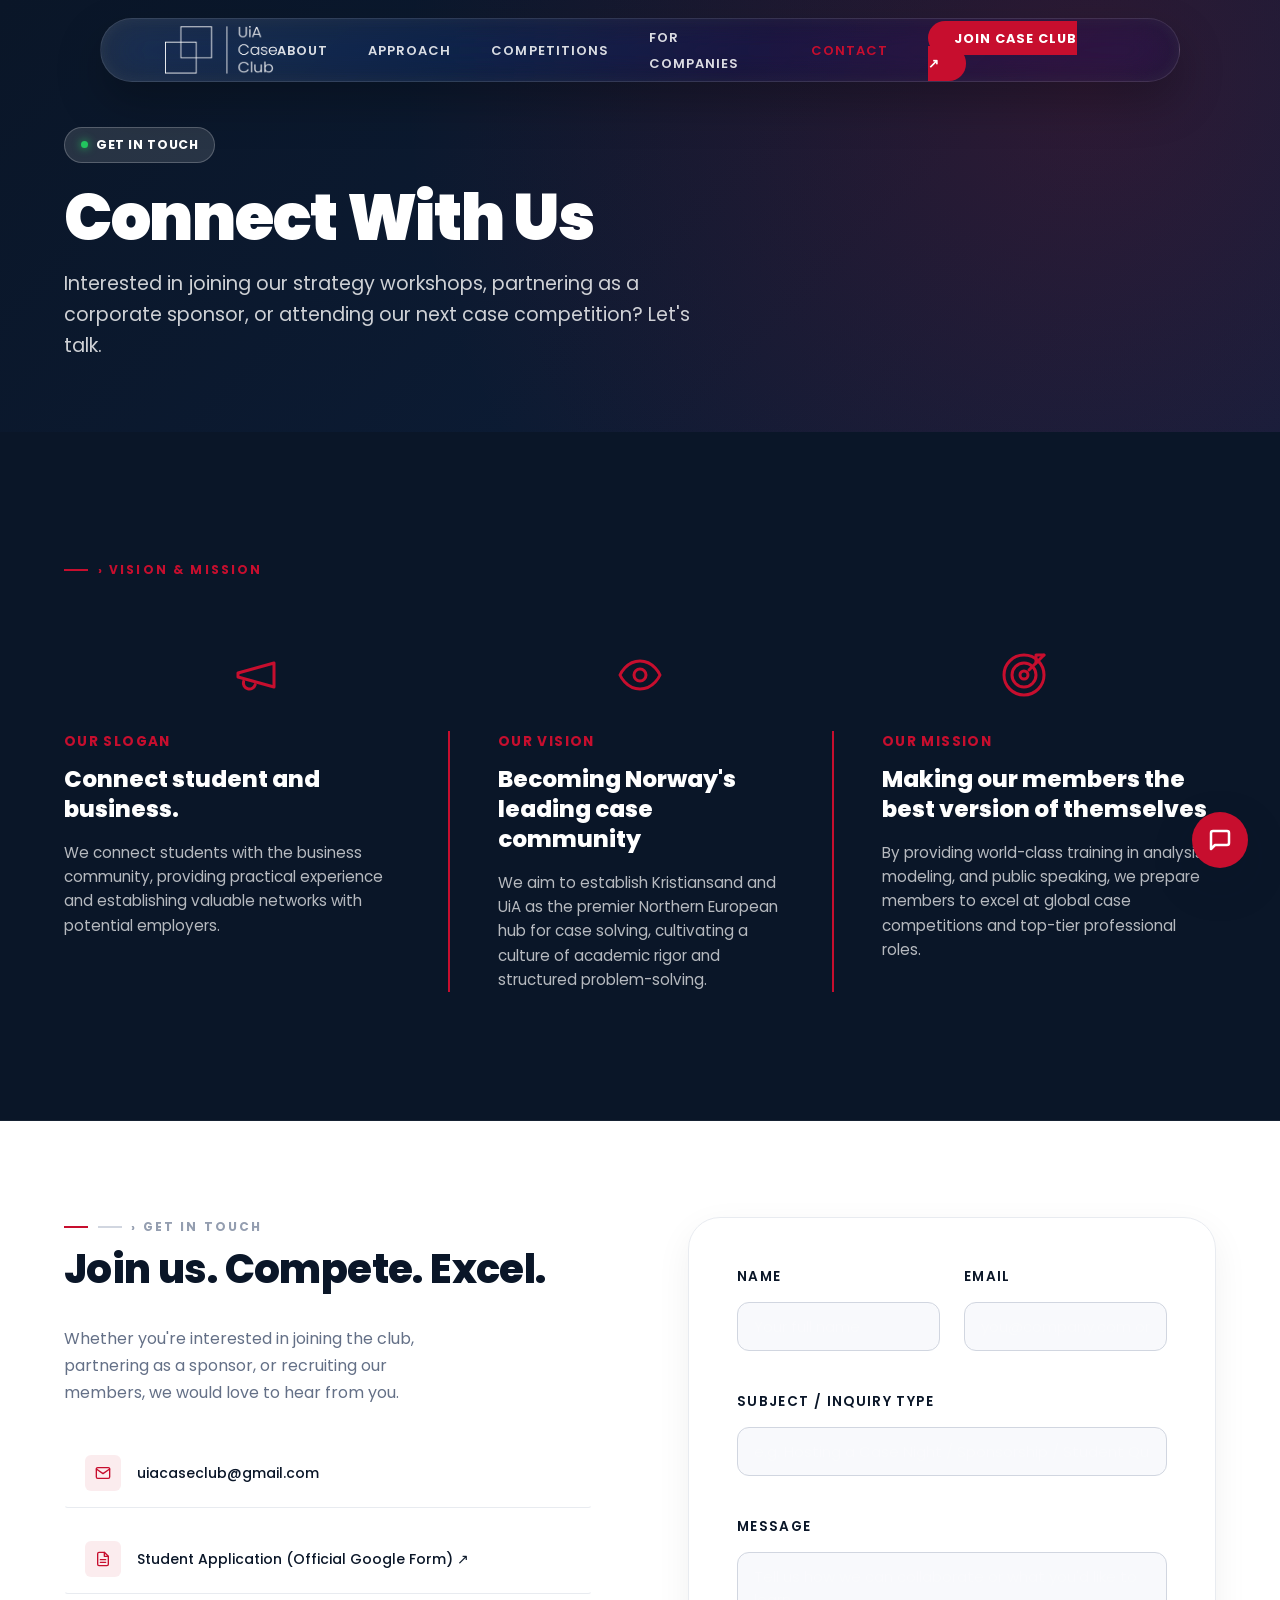
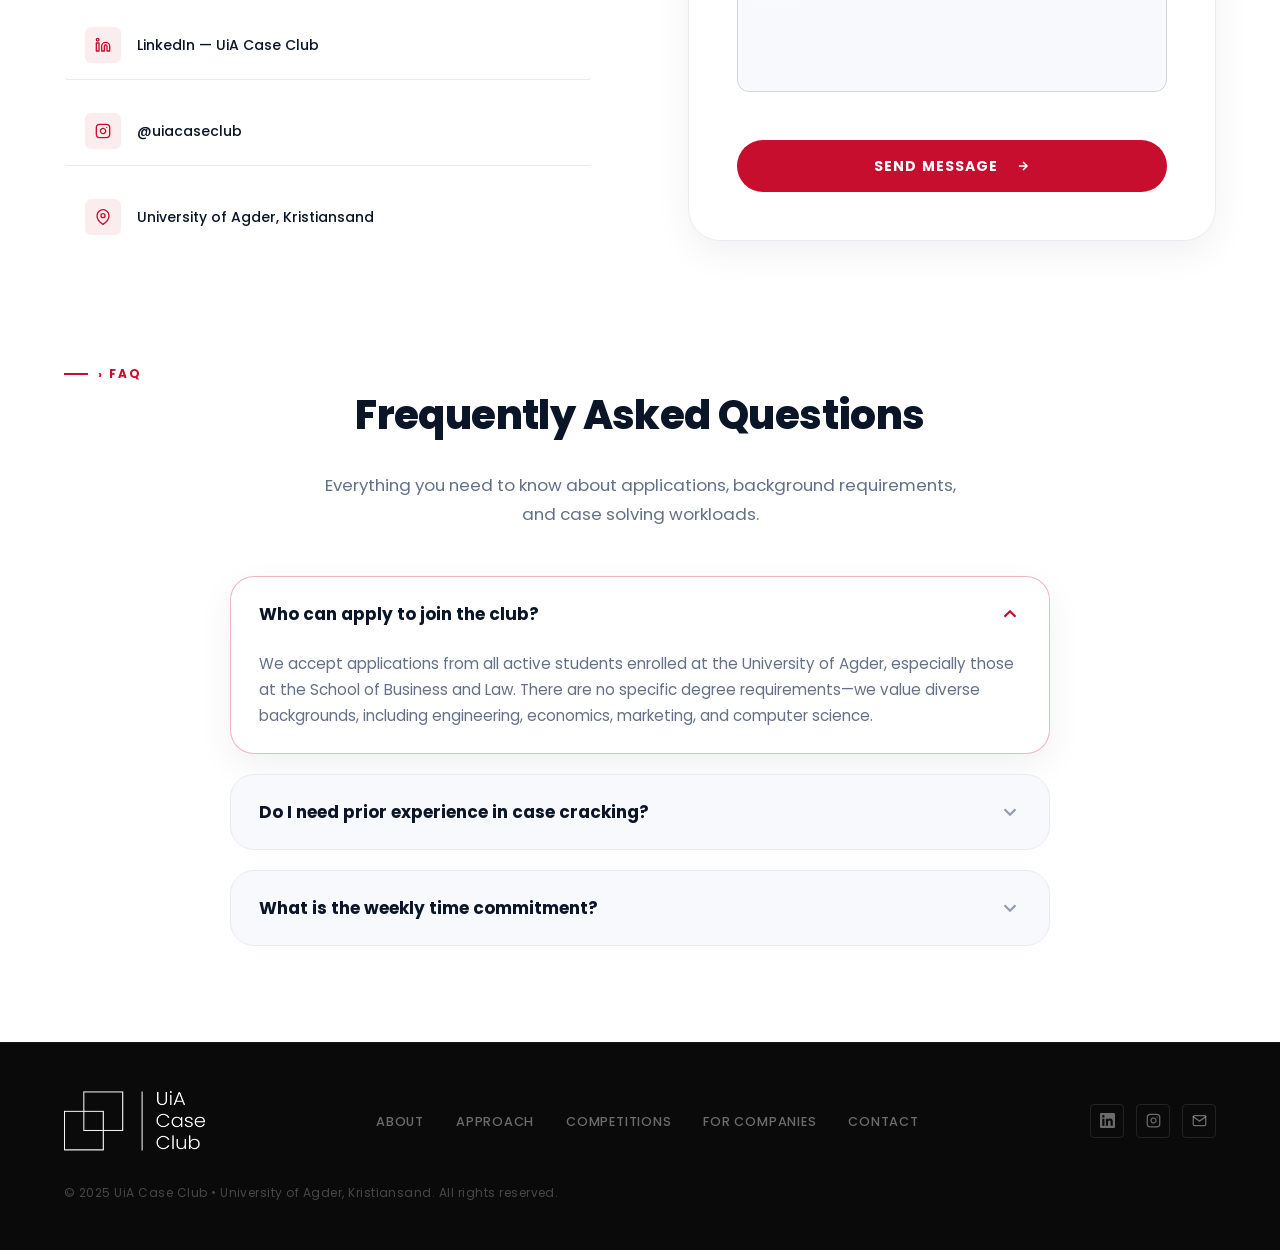
<file: contact.html>
<!DOCTYPE html>
<html lang="en">
<head>
  <meta charset="UTF-8" />
  <meta name="viewport" content="width=device-width, initial-scale=1.0" />

  <!-- SEO -->
  <title>Contact Us | UiA Case Club</title>
  <meta name="description" content="Get in touch with UiA Case Club. Apply for membership, explore corporate partnerships, and read our frequently asked questions." />
  <meta name="keywords" content="UiA Case Club, Contact, Apply, FAQ, University of Agder, Kristiansand" />

  <!-- Favicon -->
  <link rel="icon" type="image/svg+xml" href="data:image/svg+xml,<svg xmlns='http://www.w3.org/2000/svg' viewBox='0 0 100 100'><defs><linearGradient id='bg-grad' x1='0%25' y1='0%25' x2='100%25' y2='100%25'><stop offset='0%25' stop-color='%23C70E2E' /><stop offset='100%25' stop-color='%23930A22' /></linearGradient></defs><rect width='100' height='100' rx='25' ry='25' fill='url(%23bg-grad)' /><rect x='21' y='41' width='38' height='38' fill='none' stroke='%23ffffff' stroke-width='4.5' /><rect x='41' y='21' width='38' height='38' fill='none' stroke='%23ffffff' stroke-width='4.5' /></svg>" />

  <!-- Fonts -->
  <link rel="preconnect" href="https://fonts.googleapis.com" />
  <link rel="preconnect" href="https://fonts.gstatic.com" crossorigin />
  <link href="https://fonts.googleapis.com/css2?family=Poppins:wght@300;400;500;600;700;800;900&family=DM+Serif+Display:ital@0;1&display=swap" rel="stylesheet" />

  <!-- Stylesheet -->
  <link rel="stylesheet" href="style.css" />
</head>
<body>

  <!-- ===================================================
       NAVIGATION
       =================================================== -->
  <nav class="navbar scrolled" id="navbar" role="navigation" aria-label="Main navigation">
    <div class="container nav-inner">

      <!-- Logo -->
      <a href="index.html" class="nav-logo" aria-label="UiA Case Club — Home">
        <img src="logo.png" alt="UiA Case Club Logo" class="nav-logo-img" />
      </a>

      <!-- Desktop links -->
      <ul class="nav-links" role="list">
        <li><a href="about.html"        class="nav-link" id="nav-about">About</a></li>
        <li><a href="approach.html"     class="nav-link" id="nav-approach">Approach</a></li>
        <li><a href="competitions.html" class="nav-link" id="nav-competitions">Competitions</a></li>
        <li><a href="index.html#partnerships" class="nav-link" id="nav-partnerships">For Companies</a></li>
        <li><a href="contact.html"      class="nav-link" id="nav-contact" style="color: var(--uia-red);">Contact</a></li>
        <li>
          <a href="https://docs.google.com/forms/d/e/1FAIpQLSdJ9Ol_Li7k5ljvVv1ecCOG3ly1c0FMGzlRXK3NAT-8b0hvaA/viewform?utm_source=ig&utm_medium=social&utm_content=link_in_bio" 
             target="_blank" 
             rel="noopener noreferrer" 
             class="nav-cta"  
             id="nav-join">
            Join Case Club ↗
          </a>
        </li>
      </ul>

      <!-- Hamburger -->
      <button class="hamburger" id="hamburger" aria-label="Toggle menu" aria-expanded="false" aria-controls="mobile-menu">
        <span></span><span></span><span></span>
      </button>
    </div>
  </nav>

  <!-- Mobile Menu -->
  <div class="mobile-menu" id="mobile-menu" role="dialog" aria-modal="true" aria-label="Mobile navigation">
    <a href="about.html"        class="mobile-link" id="mob-about">About</a>
    <a href="approach.html"     class="mobile-link" id="mob-approach">Approach</a>
    <a href="competitions.html" class="mobile-link" id="mob-competitions">Competitions</a>
    <a href="index.html#partnerships" class="mobile-link" id="mob-partnerships">For Companies</a>
    <a href="contact.html"      class="mobile-link" id="mob-contact">Contact</a>
    <a href="https://docs.google.com/forms/d/e/1FAIpQLSdJ9Ol_Li7k5ljvVv1ecCOG3ly1c0FMGzlRXK3NAT-8b0hvaA/viewform?utm_source=ig&utm_medium=social&utm_content=link_in_bio" 
       target="_blank" 
       rel="noopener noreferrer" 
       class="nav-cta"     
       id="mob-join">
      Join Case Club ↗
    </a>
  </div>


  <!-- ===================================================
       SUBPAGE HERO
       =================================================== -->
  <header class="subpage-hero" aria-label="Contact Header">
    <div class="container subpage-hero-content">
      <div class="badge-pill badge-pill-light" style="margin-bottom: 1.25rem;">
        <span class="badge-dot"></span>
        Get in Touch
      </div>
      <h1 class="subpage-hero-title">Connect With Us</h1>
      <p class="subpage-hero-desc">
        Interested in joining our strategy workshops, partnering as a corporate sponsor, or attending our next case competition? Let's talk.
      </p>
    </div>
  </header>


  <!-- ===================================================
       MOTTO BAND (VISION & MISSION)
       =================================================== -->
  <section class="motto-band" aria-label="Slogan, Vision, and Mission" style="border-bottom: 1px solid rgba(255,255,255,0.05);">
    <div class="container motto-inner">
      <div class="section-label reveal" style="margin-bottom: 2rem;">› Vision & Mission</div>
      
      <div class="motto-grid reveal">
        <!-- Slogan Column -->
        <div class="motto-col">
          <div class="motto-icon-wrap">
            <svg xmlns="http://www.w3.org/2000/svg" viewBox="0 0 24 24" fill="none" stroke="currentColor" stroke-width="1.5" stroke-linecap="round" stroke-linejoin="round" aria-hidden="true"><path d="m3 11 18-5v12L3 13v-2Z"/><path d="M11.6 16.8a3 3 0 1 1-5.8-1.6"/></svg>
          </div>
          <div class="motto-content">
            <span class="motto-label">Our Slogan</span>
            <h3 class="motto-title">Connect student and business.</h3>
            <p class="motto-desc">
              We connect students with the business community, providing practical experience and establishing valuable networks with potential employers.
            </p>
          </div>
        </div>

        <!-- Vision Column -->
        <div class="motto-col">
          <div class="motto-icon-wrap">
            <svg xmlns="http://www.w3.org/2000/svg" viewBox="0 0 24 24" fill="none" stroke="currentColor" stroke-width="1.5" stroke-linecap="round" stroke-linejoin="round" aria-hidden="true"><path d="M2 12s3-7 10-7 10 7 10 7-3 7-10 7-10-7-10-7Z"/><circle cx="12" cy="12" r="3"/></svg>
          </div>
          <div class="motto-content">
            <span class="motto-label">Our Vision</span>
            <h3 class="motto-title">Becoming Norway's leading case community</h3>
            <p class="motto-desc">
              We aim to establish Kristiansand and UiA as the premier Northern European hub for case solving, cultivating a culture of academic rigor and structured problem-solving.
            </p>
          </div>
        </div>

        <!-- Mission Column -->
        <div class="motto-col">
          <div class="motto-icon-wrap">
            <svg xmlns="http://www.w3.org/2000/svg" viewBox="0 0 24 24" fill="none" stroke="currentColor" stroke-width="1.5" stroke-linecap="round" stroke-linejoin="round" aria-hidden="true"><circle cx="12" cy="12" r="10"/><circle cx="12" cy="12" r="6"/><circle cx="12" cy="12" r="2"/><path d="m22 2-7.5 7.5"/><path d="M22 2h-4v4"/></svg>
          </div>
          <div class="motto-content">
            <span class="motto-label">Our Mission</span>
            <h3 class="motto-title">Making our members the best version of themselves</h3>
            <p class="motto-desc">
              By providing world-class training in analysis, modeling, and public speaking, we prepare members to excel at global case competitions and top-tier professional roles.
            </p>
          </div>
        </div>
      </div>
    </div>
  </section>


  <!-- ===================================================
       SUBPAGE CONTENT
       =================================================== -->
  <main class="subpage-content">
    <div class="container">

      <!-- Section: Contact Info & Form -->
      <section class="subpage-section" aria-labelledby="contact-heading">
        <div class="contact-grid">
          <!-- Left info column -->
          <div class="contact-left">
            <div class="section-label reveal" style="color:var(--gray-400);">
              <span style="background:var(--gray-200);width:24px;height:2px;display:inline-block;"></span>
              › Get In Touch
            </div>
            <h2 class="subpage-section-title" id="contact-heading" style="color: var(--blue-900);">Join us. Compete. Excel.</h2>
            <p class="contact-sub reveal" style="color: var(--gray-600); margin-bottom: 2rem;">
              Whether you're interested in joining the club, partnering as a sponsor, or recruiting our members, we would love to hear from you.
            </p>

            <div class="contact-links reveal">
              <a href="mailto:uiacaseclub@gmail.com" class="contact-link-item" id="contact-email" aria-label="Email us" style="color: var(--blue-900); border-bottom: 1px solid var(--gray-100);">
                <div class="contact-link-icon" aria-hidden="true" style="background: rgba(199,14,46,0.08); stroke: var(--uia-red);">
                  <svg viewBox="0 0 24 24" fill="none" stroke-width="2" stroke-linecap="round" stroke-linejoin="round" style="stroke: var(--uia-red); width:16px; height:16px;"><path d="M4 4h16c1.1 0 2 .9 2 2v12c0 1.1-.9 2-2 2H4c-1.1 0-2-.9-2-2V6c0-1.1.9-2 2-2z"/><polyline points="22,6 12,13 2,6"/></svg>
                </div>
                uiacaseclub@gmail.com
              </a>

              <a href="https://docs.google.com/forms/d/e/1FAIpQLSdJ9Ol_Li7k5ljvVv1ecCOG3ly1c0FMGzlRXK3NAT-8b0hvaA/viewform?utm_source=ig&utm_medium=social&utm_content=link_in_bio" 
                 target="_blank" 
                 rel="noopener noreferrer" 
                 class="contact-link-item" 
                 id="contact-form-link" 
                 aria-label="Student Google Form" 
                 style="color: var(--blue-900); border-bottom: 1px solid var(--gray-100);">
                <div class="contact-link-icon" aria-hidden="true" style="background: rgba(199,14,46,0.08); stroke: var(--uia-red);">
                  <svg viewBox="0 0 24 24" fill="none" stroke-width="2" stroke-linecap="round" stroke-linejoin="round" style="stroke: var(--uia-red); width:16px; height:16px;"><path d="M14 2H6a2 2 0 0 0-2 2v16a2 2 0 0 0 2 2h12a2 2 0 0 0 2-2V8z"/><polyline points="14 2 14 8 20 8"/><line x1="16" y1="13" x2="8" y2="13"/><line x1="16" y1="17" x2="8" y2="17"/></svg>
                </div>
                Student Application (Official Google Form) ↗
              </a>

              <a href="https://www.linkedin.com/company/uia-case-club" target="_blank" rel="noopener noreferrer" class="contact-link-item" id="contact-linkedin" aria-label="LinkedIn" style="color: var(--blue-900); border-bottom: 1px solid var(--gray-100);">
                <div class="contact-link-icon" aria-hidden="true" style="background: rgba(199,14,46,0.08); stroke: var(--uia-red);">
                  <svg viewBox="0 0 24 24" fill="none" stroke-width="2" stroke-linecap="round" stroke-linejoin="round" style="stroke: var(--uia-red); width:16px; height:16px;"><path d="M16 8a6 6 0 016 6v7h-4v-7a2 2 0 00-2-2 2 2 0 00-2 2v7h-4v-7a6 6 0 016-6z"/><rect x="2" y="9" width="4" height="12"/><circle cx="4" cy="4" r="2"/></svg>
                </div>
                LinkedIn — UiA Case Club
              </a>

              <a href="https://www.instagram.com/uiacaseclub" target="_blank" rel="noopener noreferrer" class="contact-link-item" id="contact-instagram" aria-label="Instagram" style="color: var(--blue-900); border-bottom: 1px solid var(--gray-100);">
                <div class="contact-link-icon" aria-hidden="true" style="background: rgba(199,14,46,0.08); stroke: var(--uia-red);">
                  <svg viewBox="0 0 24 24" fill="none" stroke-width="2" stroke-linecap="round" stroke-linejoin="round" style="stroke: var(--uia-red); width:16px; height:16px;"><rect x="2" y="2" width="20" height="20" rx="5" ry="5"/><path d="M16 11.37A4 4 0 1112.63 8 4 4 0 0116 11.37z"/><line x1="17.5" y1="6.5" x2="17.51" y2="6.5"/></svg>
                </div>
                @uiacaseclub
              </a>

              <div class="contact-link-item" style="cursor:default; color: var(--blue-900);">
                <div class="contact-link-icon" aria-hidden="true" style="background: rgba(199,14,46,0.08); stroke: var(--uia-red);">
                  <svg viewBox="0 0 24 24" fill="none" stroke-width="2" stroke-linecap="round" stroke-linejoin="round" style="stroke: var(--uia-red); width:16px; height:16px;"><path d="M21 10c0 7-9 13-9 13s-9-6-9-13a9 9 0 0118 0z"/><circle cx="12" cy="10" r="3"/></svg>
                </div>
                University of Agder, Kristiansand
              </div>
            </div>
          </div>

          <!-- Right form column -->
          <div class="contact-right">
            <form class="contact-form reveal" id="contact-form" novalidate aria-label="Contact form" style="background: var(--white); border: 1px solid var(--gray-100); padding: 3rem; border-radius: var(--radius-xl); box-shadow: var(--shadow-card);">
              <div class="form-row" style="display: grid; grid-template-columns: 1fr 1fr; gap: 1.5rem; margin-bottom: 1.5rem;">
                <div class="form-group" style="margin-bottom: 0;">
                  <label class="form-label" for="form-name" style="color: var(--blue-900); font-weight: 600; font-size: 0.85rem; margin-bottom: 0.5rem; display: block;">Name</label>
                  <input id="form-name" type="text" class="form-input" placeholder="Your full name" autocomplete="name" required style="width: 100%; padding: 0.75rem 1rem; border: 1px solid var(--gray-200); border-radius: var(--radius-sm); background: var(--off-white); font-family: var(--font-sans);" />
                </div>
                <div class="form-group" style="margin-bottom: 0;">
                  <label class="form-label" for="form-email" style="color: var(--blue-900); font-weight: 600; font-size: 0.85rem; margin-bottom: 0.5rem; display: block;">Email</label>
                  <input id="form-email" type="email" class="form-input" placeholder="you@company.com or student email" autocomplete="email" required style="width: 100%; padding: 0.75rem 1rem; border: 1px solid var(--gray-200); border-radius: var(--radius-sm); background: var(--off-white); font-family: var(--font-sans);" />
                </div>
              </div>
              <div class="form-group" style="margin-bottom: 1.5rem;">
                <label class="form-label" for="form-subject" style="color: var(--blue-900); font-weight: 600; font-size: 0.85rem; margin-bottom: 0.5rem; display: block;">Subject / Inquiry Type</label>
                <input id="form-subject" type="text" class="form-input" placeholder="e.g. Hosting a Case Night / Sponsorship / Student Question" style="width: 100%; padding: 0.75rem 1rem; border: 1px solid var(--gray-200); border-radius: var(--radius-sm); background: var(--off-white); font-family: var(--font-sans);" />
              </div>
              <div class="form-group" style="margin-bottom: 2rem;">
                <label class="form-label" for="form-message" style="color: var(--blue-900); font-weight: 600; font-size: 0.85rem; margin-bottom: 0.5rem; display: block;">Message</label>
                <textarea id="form-message" class="form-textarea" placeholder="Tell us how we can collaborate or what you'd like to learn..." required style="width: 100%; height: 140px; padding: 0.75rem 1rem; border: 1px solid var(--gray-200); border-radius: var(--radius-sm); background: var(--off-white); font-family: var(--font-sans); resize: none;"></textarea>
              </div>
              <button type="submit" class="btn-form" id="form-submit" style="width: 100%; text-align: center; justify-content: center; border-radius: var(--radius-pill);">
                Send Message
                <svg width="14" height="14" viewBox="0 0 24 24" fill="none" stroke="currentColor" stroke-width="2.5" aria-hidden="true" style="margin-left: 0.5rem;"><path d="M5 12h14M12 5l7 7-7 7"/></svg>
              </button>
            </form>
          </div>
        </div>
      </section>

      <!-- Section: FAQs Accordions -->
      <section class="subpage-section" aria-labelledby="faq-heading">
        <div class="section-label reveal">› FAQ</div>
        <h2 class="subpage-section-title" id="faq-heading" style="text-align: center;">Frequently Asked Questions</h2>
        <p class="subpage-section-desc" style="text-align: center; margin-inline: auto;">Everything you need to know about applications, background requirements, and case solving workloads.</p>

        <div class="faq-container reveal">
          <div class="faq-card active">
            <button class="faq-toggle-btn" aria-expanded="true">
              <span>Who can apply to join the club?</span>
              <svg class="faq-chevron" viewBox="0 0 24 24" fill="none" stroke="currentColor" stroke-width="2.5"><polyline points="6 9 12 15 18 9"/></svg>
            </button>
            <div class="faq-card-content">
              <p>We accept applications from all active students enrolled at the University of Agder, especially those at the School of Business and Law. There are no specific degree requirements—we value diverse backgrounds, including engineering, economics, marketing, and computer science.</p>
            </div>
          </div>

          <div class="faq-card">
            <button class="faq-toggle-btn" aria-expanded="false">
              <span>Do I need prior experience in case cracking?</span>
              <svg class="faq-chevron" viewBox="0 0 24 24" fill="none" stroke="currentColor" stroke-width="2.5"><polyline points="6 9 12 15 18 9"/></svg>
            </button>
            <div class="faq-card-content">
              <p>No prior experience is necessary. We train all our selected members from the ground up. You will learn core problem-solving frameworks (MECE, Pyramidal Principle), quantitative modeling, spreadsheet analysis, slide storyboarding, and public presentation skills.</p>
            </div>
          </div>

          <div class="faq-card">
            <button class="faq-toggle-btn" aria-expanded="false">
              <span>What is the weekly time commitment?</span>
              <svg class="faq-chevron" viewBox="0 0 24 24" fill="none" stroke="currentColor" stroke-width="2.5"><polyline points="6 9 12 15 18 9"/></svg>
            </button>
            <div class="faq-card-content">
              <p>All members are expected to attend our weekly 2-hour training session (normally held in the evening). During competition phases, teams preparing for national cups or global tournaments will dedicate additional hours as a group to mock cases, deck structuring, and presentation runs.</p>
            </div>
          </div>
        </div>
      </section>

    </div>
  </main>


  <!-- ===================================================
       FOOTER
       =================================================== -->
  <footer class="footer" role="contentinfo">
    <div class="container footer-inner">
      <div class="footer-logo">
        <img src="logo.png" alt="UiA Case Club Logo" class="footer-logo-img" />
      </div>
      <nav aria-label="Footer navigation">
        <ul class="footer-links" role="list">
          <li><a href="about.html"        class="footer-link">About</a></li>
          <li><a href="approach.html"     class="footer-link">Approach</a></li>
          <li><a href="competitions.html" class="footer-link">Competitions</a></li>
          <li><a href="index.html#partnerships" class="footer-link">For Companies</a></li>
          <li><a href="contact.html"      class="footer-link">Contact</a></li>
        </ul>
      </nav>
      <div class="footer-socials" aria-label="Social links">
        <a href="https://www.linkedin.com/company/uia-case-club" target="_blank" rel="noopener noreferrer" class="social-btn" id="social-linkedin" aria-label="LinkedIn">
          <svg viewBox="0 0 24 24" fill="currentColor"><path d="M20.447 20.452h-3.554v-5.569c0-1.328-.027-3.037-1.852-3.037-1.853 0-2.136 1.445-2.136 2.939v5.667H9.351V9h3.414v1.561h.046c.477-.9 1.637-1.85 3.37-1.85 3.601 0 4.267 2.37 4.267 5.455v6.286zM5.337 7.433a2.062 2.062 0 01-2.063-2.065 2.064 2.064 0 112.063 2.065zm1.782 13.019H3.555V9h3.564v11.452zM22.225 0H1.771C.792 0 0 .774 0 1.729v20.542C0 23.227.792 24 1.771 24h20.451C23.2 24 24 23.227 24 22.271V1.729C24 .774 23.2 0 22.222 0h.003z"/></svg>
        </a>
        <a href="https://www.instagram.com/uiacaseclub" target="_blank" rel="noopener noreferrer" class="social-btn" id="social-instagram" aria-label="Instagram">
          <svg viewBox="0 0 24 24" fill="none" stroke="currentColor" stroke-width="2" stroke-linecap="round" stroke-linejoin="round">
            <rect x="2" y="2" width="20" height="20" rx="5" ry="5"/><path d="M16 11.37A4 4 0 1112.63 8 4 4 0 0116 11.37z"/><line x1="17.5" y1="6.5" x2="17.51" y2="6.5"/>
          </svg>
        </a>
        <a href="mailto:uiacaseclub@gmail.com" class="social-btn" id="social-email" aria-label="Email">
          <svg viewBox="0 0 24 24" fill="none" stroke="currentColor" stroke-width="2" stroke-linecap="round" stroke-linejoin="round">
            <path d="M4 4h16c1.1 0 2 .9 2 2v12c0 1.1-.9 2-2 2H4c-1.1 0-2-.9-2-2V6c0-1.1.9-2 2-2z"/><polyline points="22,6 12,13 2,6"/>
          </svg>
        </a>
      </div>
      <p class="footer-copy">© 2025 UiA Case Club • University of Agder, Kristiansand. All rights reserved.</p>
    </div>
  </footer>

  <!-- ===================================================
       FLOATING CONTACT WIDGET
       =================================================== -->
  <div class="contact-widget" id="contact-widget">
    <button class="widget-bubble" id="widget-bubble" aria-label="Open contact widget">
      <svg viewBox="0 0 24 24" fill="none" stroke="currentColor" stroke-width="2.5" stroke-linecap="round" stroke-linejoin="round" class="bubble-icon">
        <path d="M21 15a2 2 0 0 1-2 2H7l-4 4V5a2 2 0 0 1 2-2h14a2 2 0 0 1 2 2z"/>
      </svg>
    </button>
    <div class="widget-box" id="widget-box" aria-hidden="true">
      <div class="widget-header">
        <h4 class="widget-title">Contact Us</h4>
        <button class="widget-close" id="widget-close" aria-label="Close contact widget">&times;</button>
      </div>
      <div class="widget-body">
        <p class="widget-desc">Have a question or want to collaborate? Write us a message below.</p>
        <form class="widget-form" id="widget-form">
          <div class="widget-form-group">
            <input type="text" id="widget-name" placeholder="Your Name" required class="widget-input" />
          </div>
          <div class="widget-form-group">
            <input type="email" id="widget-email" placeholder="Your Email" required class="widget-input" />
          </div>
          <div class="widget-form-group">
            <textarea id="widget-message" placeholder="Your Message..." required class="widget-textarea"></textarea>
          </div>
          <button type="submit" class="btn-widget-submit">
            Send Email
            <svg width="12" height="12" viewBox="0 0 24 24" fill="none" stroke="currentColor" stroke-width="2.5"><path d="M5 12h14M12 5l7 7-7 7"/></svg>
          </button>
        </form>
      </div>
    </div>
  </div>

  <!-- JavaScript -->
  <script src="script.js"></script>
</body>
</html>
</file>
<file: style.css>
/* ===================================================
   UiA CASE CLUB — Design System & Global Styles
   =================================================== */

/* --- Google Fonts Import --- */
@import url('https://fonts.googleapis.com/css2?family=Poppins:wght@300;400;500;600;700;800;900&family=DM+Serif+Display:ital@0;1&display=swap');

/* --- CSS Custom Properties (Design Tokens) --- */
:root {
  /* UiA Brand Colors */
  --uia-red: #C70E2E;
  --uia-red-dark: #930A22;
  --uia-red-light: #e61b3c;
  --uia-red-rgb: 199, 14, 46;
  --uia-red-dark-rgb: 147, 10, 34;

  /* Primary Blue Palette */
  --blue-900: #0a1628;
  --blue-800: #0d1f3c;
  --blue-700: #112952;
  --blue-600: #16356a;
  --blue-500: #1a4080;
  --blue-400: #2a5fa8;
  --blue-300: #4a7ec7;
  --blue-200: #7aa3d6;
  --blue-100: #c2d6ef;
  --blue-50:  #e8f0fa;

  /* Neutrals */
  --white:    #FFFFFF;
  --off-white: #f8f9fc;
  --gray-50:  #f4f5f8;
  --gray-100: #e8ebf0;
  --gray-200: #d1d6e0;
  --gray-400: #949eb0;
  --gray-600: #647087;
  --gray-800: #1e293b;
  --black:    #0a0a0a;

  /* Rounded Geometry Scale */
  --radius-xs: 8px;
  --radius-sm: 12px;
  --radius-md: 18px;
  --radius-lg: 24px;
  --radius-xl: 32px;
  --radius-pill: 9999px;

  /* Typography */
  --font-sans:   'Poppins', -apple-system, BlinkMacSystemFont, sans-serif;
  --font-serif:  'DM Serif Display', Georgia, serif;

  /* Sizing */
  --nav-height: 72px;
  --section-pad: clamp(5rem, 10vw, 8.5rem);
  --container-max: 1280px;
  --container-pad: clamp(1.5rem, 5vw, 4rem);

  /* Transitions */
  --ease-smooth: cubic-bezier(0.25, 0.46, 0.45, 0.94);
  --ease-bounce: cubic-bezier(0.34, 1.56, 0.64, 1);
  --transition-fast: 0.2s var(--ease-smooth);
  --transition-med: 0.4s var(--ease-smooth);
  --transition-slow: 0.7s var(--ease-smooth);

  /* Shadows */
  --shadow-sm: 0 2px 6px rgba(10, 22, 40, 0.05);
  --shadow-md: 0 8px 24px rgba(10, 22, 40, 0.08);
  --shadow-lg: 0 16px 48px rgba(10, 22, 40, 0.14);
  --shadow-card: 0 12px 36px rgba(10, 22, 40, 0.06);
  --shadow-card-hover: 0 20px 48px rgba(10, 22, 40, 0.12);
  --shadow-red-soft: 0 10px 30px rgba(199, 14, 46, 0.22);
  --shadow-blue: 0 12px 36px rgba(22, 53, 106, 0.35);
}

/* --- Reset & Base --- */
*, *::before, *::after {
  box-sizing: border-box;
  margin: 0;
  padding: 0;
}

html {
  scroll-behavior: smooth;
  font-size: 16px;
  -webkit-font-smoothing: antialiased;
  -moz-osx-font-smoothing: grayscale;
}

body {
  font-family: var(--font-sans);
  background-color: var(--white);
  color: var(--blue-900);
  line-height: 1.6;
  overflow-x: hidden;
}

img { max-width: 100%; display: block; }
a  { text-decoration: none; color: inherit; }
ul { list-style: none; }
button { cursor: pointer; font-family: inherit; border: none; background: none; }

/* --- Utility --- */
.container {
  width: 100%;
  max-width: var(--container-max);
  margin-inline: auto;
  padding-inline: var(--container-pad);
}

.section-label {
  font-size: 0.75rem;
  font-weight: 700;
  letter-spacing: 0.18em;
  text-transform: uppercase;
  color: var(--uia-red);
  display: flex;
  align-items: center;
  gap: 0.6rem;
}

.section-label::before {
  content: '';
  display: inline-block;
  width: 24px;
  height: 2px;
  background: var(--uia-red);
  flex-shrink: 0;
}

.divider {
  height: 1px;
  background: var(--gray-100);
  width: 100%;
}

/* --- Scroll Reveal Animations --- */
.reveal {
  opacity: 0;
  transform: translateY(30px);
  will-change: transform, opacity;
  transition: opacity 1.1s cubic-bezier(0.16, 1, 0.3, 1), transform 1.1s cubic-bezier(0.16, 1, 0.3, 1);
}

.reveal.visible {
  opacity: 1;
  transform: translateY(0);
}

.reveal-delay-1 { transition-delay: 0.1s; }
.reveal-delay-2 { transition-delay: 0.2s; }
.reveal-delay-3 { transition-delay: 0.35s; }
.reveal-delay-4 { transition-delay: 0.5s; }
.reveal-delay-5 { transition-delay: 0.65s; }

/* ===================================================
   NAVIGATION
   =================================================== */
.navbar {
  position: fixed;
  top: 0;
  left: 0;
  right: 0;
  z-index: 1000;
  height: var(--nav-height);
  display: flex;
  align-items: center;
  transition: 
    background var(--transition-med), 
    box-shadow var(--transition-med),
    border-color var(--transition-med),
    top var(--transition-med),
    left var(--transition-med),
    right var(--transition-med),
    height var(--transition-med),
    border-radius var(--transition-med),
    padding var(--transition-med);
  border-bottom: 1px solid transparent;
}

.navbar.scrolled {
  top: 18px;
  left: clamp(2.5rem, 8vw, 6rem);
  right: clamp(2.5rem, 8vw, 6rem);
  max-width: 1080px;
  margin-inline: auto;
  border-radius: 100px;
  height: 64px;
  backdrop-filter: blur(24px) saturate(220%);
  -webkit-backdrop-filter: blur(24px) saturate(220%);
  border: 1px solid rgba(255, 255, 255, 0.12);
  transform-origin: top center;
  animation: liquidExpand 0.5s cubic-bezier(0.25, 1, 0.5, 1) forwards;
  transition: 
    background var(--transition-med), 
    box-shadow var(--transition-med),
    border-color var(--transition-med),
    top var(--transition-med),
    left var(--transition-med),
    right var(--transition-med),
    height var(--transition-med),
    border-radius var(--transition-med),
    padding var(--transition-med);
}

.navbar.scrolled.contracting {
  animation: liquidContract 0.45s cubic-bezier(0.5, 0, 0.75, 0) forwards;
}

@keyframes liquidExpand {
  0% {
    transform: translateY(-80px) scale(0.3);
    opacity: 0;
    filter: blur(5px);
  }
  60% {
    transform: translateY(5px) scale(1.08);
    opacity: 0.95;
    filter: none;
  }
  100% {
    transform: translateY(0) scale(1);
    opacity: 1;
  }
}

@keyframes liquidContract {
  0% {
    transform: translateY(0) scale(1);
    opacity: 1;
    filter: none;
  }
  40% {
    transform: translateY(5px) scale(1.05);
    opacity: 0.95;
  }
  100% {
    transform: translateY(-80px) scale(0.3);
    opacity: 0;
    filter: blur(5px);
  }
}

/* Scrolled Navbar Theme States */
.navbar.scrolled,
.navbar.scrolled[data-over-theme="dark"] {
  background: linear-gradient(135deg, rgba(255, 255, 255, 0.1) 0%, rgba(10, 22, 40, 0.15) 60%, rgba(10, 22, 40, 0.25) 100%);
  border-color: rgba(255, 255, 255, 0.12);
  box-shadow: 
    0 20px 45px rgba(0, 0, 0, 0.25),
    inset 0 0 16px rgba(255, 255, 255, 0.05);
}

.navbar.scrolled[data-over-theme="light"] {
  background: linear-gradient(135deg, rgba(255, 255, 255, 0.45) 0%, rgba(240, 242, 245, 0.35) 60%, rgba(220, 225, 235, 0.45) 100%);
  border-color: rgba(10, 22, 40, 0.08);
  box-shadow: 
    0 20px 45px rgba(10, 22, 40, 0.08),
    inset 0 0 16px rgba(255, 255, 255, 0.3);
}

/* Hover effects for premium liquid glass glow */
.navbar.scrolled:hover {
  border-color: rgba(199, 14, 46, 0.25) !important;
  box-shadow: 
    0 25px 50px rgba(0, 0, 0, 0.3),
    0 0 25px rgba(199, 14, 46, 0.12),
    inset 0 0 20px rgba(255, 255, 255, 0.15) !important;
}

.navbar.scrolled[data-over-theme="light"]:hover {
  border-color: rgba(199, 14, 46, 0.3) !important;
  box-shadow: 
    0 25px 50px rgba(10, 22, 40, 0.12),
    0 0 25px rgba(199, 14, 46, 0.1),
    inset 0 0 20px rgba(255, 255, 255, 0.4) !important;
}

/* Scrolled items over dark backgrounds */
.navbar.scrolled .nav-logo-text,
.navbar.scrolled[data-over-theme="dark"] .nav-logo-text {
  color: var(--white);
}

.navbar.scrolled .nav-logo-accent,
.navbar.scrolled[data-over-theme="dark"] .nav-logo-accent {
  color: var(--uia-red);
}

.navbar.scrolled .nav-link,
.navbar.scrolled[data-over-theme="dark"] .nav-link {
  color: rgba(255, 255, 255, 0.85);
}

.navbar.scrolled .nav-link::after,
.navbar.scrolled[data-over-theme="dark"] .nav-link::after {
  background: var(--white);
}

.navbar.scrolled .nav-logo-img,
.navbar.scrolled[data-over-theme="dark"] .nav-logo-img {
  filter: brightness(0) invert(1);
}

.navbar.scrolled .hamburger span,
.navbar.scrolled[data-over-theme="dark"] .hamburger span {
  background: var(--white);
}

/* Scrolled items over light backgrounds */
.navbar.scrolled[data-over-theme="light"] .nav-logo-text {
  color: var(--blue-900);
}

.navbar.scrolled[data-over-theme="light"] .nav-logo-accent {
  color: var(--uia-red);
}

.navbar.scrolled[data-over-theme="light"] .nav-link {
  color: rgba(10, 22, 40, 0.75);
}

.navbar.scrolled[data-over-theme="light"] .nav-link:hover {
  color: var(--uia-red);
}

.navbar.scrolled[data-over-theme="light"] .nav-link::after {
  background: var(--uia-red);
}

.navbar.scrolled[data-over-theme="light"] .hamburger span {
  background: var(--blue-900);
}

.navbar.scrolled[data-over-theme="light"] .nav-logo-img {
  filter: brightness(0) saturate(100%) invert(9%) sepia(21%) saturate(2377%) hue-rotate(185deg) brightness(97%) contrast(96%);
}

.navbar.scrolled .nav-cta {
  background: var(--uia-red);
  color: var(--white);
  border-radius: 50px;
  padding: 0.55rem 1.6rem;
}

.navbar.scrolled .nav-cta:hover {
  background: var(--uia-red-dark);
  box-shadow: 0 4px 16px rgba(199, 14, 46, 0.4);
}

.nav-inner {
  display: flex;
  align-items: center;
  justify-content: space-between;
  width: 100%;
}

/* Logo */
.nav-logo {
  display: flex;
  align-items: center;
}

.nav-logo-img {
  height: 48px;
  width: auto;
  filter: brightness(0) invert(1);
  transition: filter var(--transition-med);
}



/* Nav links */
.nav-links {
  display: flex;
  align-items: center;
  gap: 2.5rem;
}

.nav-link {
  font-size: 0.8125rem;
  font-weight: 600;
  letter-spacing: 0.08em;
  text-transform: uppercase;
  color: rgba(255,255,255,0.85);
  position: relative;
  transition: color var(--transition-fast);
}

.nav-link::after {
  content: '';
  position: absolute;
  bottom: -4px;
  left: 0;
  width: 0;
  height: 1.5px;
  background: var(--white);
  transition: width var(--transition-fast);
}

.nav-link:hover { color: var(--white); }
.nav-link:hover::after { width: 100%; }

.nav-cta {
  font-size: 0.8rem;
  font-weight: 700;
  letter-spacing: 0.08em;
  text-transform: uppercase;
  color: var(--white);
  background: var(--uia-red);
  padding: 0.55rem 1.4rem;
  border-radius: 100px;
  transition: background var(--transition-fast), transform var(--transition-fast),
              box-shadow var(--transition-fast);
}

.nav-cta:hover {
  background: var(--uia-red-dark);
  transform: translateY(-1px);
  box-shadow: 0 4px 16px rgba(199, 14, 46,0.4);
}

/* Hamburger */
.hamburger {
  display: none;
  flex-direction: column;
  gap: 5px;
  padding: 4px;
}

.hamburger span {
  display: block;
  width: 24px;
  height: 2px;
  background: var(--white);
  border-radius: 2px;
  transition: transform var(--transition-fast), opacity var(--transition-fast);
}

.hamburger.active span:nth-child(1) { transform: translateY(7px) rotate(45deg); }
.hamburger.active span:nth-child(2) { opacity: 0; }
.hamburger.active span:nth-child(3) { transform: translateY(-7px) rotate(-45deg); }

/* Mobile Menu */
.mobile-menu {
  display: none;
  position: fixed;
  top: var(--nav-height);
  left: 0; right: 0; bottom: 0;
  background: var(--blue-900);
  flex-direction: column;
  align-items: center;
  justify-content: center;
  gap: 2.5rem;
  z-index: 999;
  opacity: 0;
  pointer-events: none;
  transition: opacity var(--transition-med);
}

.mobile-menu.open {
  display: flex;
  opacity: 1;
  pointer-events: all;
}

.mobile-link {
  font-size: 1.5rem;
  font-weight: 700;
  letter-spacing: 0.06em;
  text-transform: uppercase;
  color: var(--white);
  opacity: 0.8;
  transition: opacity var(--transition-fast), color var(--transition-fast);
}

.mobile-link:hover { opacity: 1; color: var(--uia-red); }

/* ===================================================
   HERO SECTION
   =================================================== */
.hero {
  position: relative;
  min-height: 100svh;
  display: flex;
  flex-direction: column;
  justify-content: flex-end;
  overflow: hidden;
}

.hero-bg {
  position: absolute;
  inset: 0;
  z-index: 0;
}

.hero-bg img {
  width: 100%;
  height: 100%;
  object-fit: cover;
  object-position: center;
  transform: scale(1.08);
  transition: transform 8s ease-out;
  will-change: transform;
}

.hero-bg.loaded img {
  transform: scale(1);
}

/* Gradient overlays */
.hero-overlay {
  position: absolute;
  inset: 0;
  background:
    linear-gradient(
      to bottom,
      rgba(10,22,40,0.75) 0%,
      rgba(10,22,40,0.45) 30%,
      rgba(10,22,40,0.7) 65%,
      rgba(10,22,40,0.95) 100%
    );
  z-index: 1;
}

.hero-attribution {
  position: absolute;
  bottom: 12px;
  left: 24px;
  color: rgba(255, 255, 255, 0.4);
  font-size: 0.7rem;
  z-index: 10;
  pointer-events: none;
  font-family: var(--font-sans);
}

.hero-overlay-left {
  position: absolute;
  inset: 0;
  background: linear-gradient(
    to right,
    rgba(10,22,40,0.4) 0%,
    transparent 50%
  );
  z-index: 2;
}

/* Parallax wrapper */
.hero-parallax {
  position: absolute;
  inset: -15%;
  z-index: 0;
  will-change: transform;
}

.hero-parallax img {
  width: 100%;
  height: 100%;
  object-fit: cover;
}

/* Content */
.hero-content {
  position: relative;
  z-index: 5;
  padding-bottom: clamp(4rem, 8vw, 7rem);
  padding-top: calc(var(--nav-height) + 3rem);
}

.hero-eyebrow {
  display: flex;
  align-items: center;
  gap: 0.75rem;
  margin-bottom: 1.5rem;
}

.hero-eyebrow-line {
  width: 36px;
  height: 2px;
  background: var(--uia-red);
  flex-shrink: 0;
}

.hero-eyebrow-text {
  font-size: 0.75rem;
  font-weight: 700;
  letter-spacing: 0.2em;
  text-transform: uppercase;
  color: rgba(255,255,255,0.7);
}

.hero-title {
  font-family: var(--font-sans);
  font-size: clamp(3rem, 7vw, 6.5rem);
  font-weight: 900;
  line-height: 0.95;
  letter-spacing: -0.03em;
  color: var(--white);
  max-width: 820px;
  margin-bottom: 2rem;
  overflow: hidden;
}

.hero-title .line {
  display: block;
  overflow: hidden;
}

.hero-title .line-inner {
  display: block;
  transform: translateY(105%);
  transition: transform 1s var(--ease-smooth);
}

.hero-title .line-inner.animate {
  transform: translateY(0);
}

.hero-title .accent {
  color: transparent;
  -webkit-text-stroke: 1.5px rgba(255,255,255,0.4);
}

.hero-desc {
  font-size: clamp(0.95rem, 1.5vw, 1.125rem);
  font-weight: 400;
  color: rgba(255,255,255,0.7);
  max-width: 500px;
  line-height: 1.7;
  margin-bottom: 2.5rem;
  opacity: 0;
  transform: translateY(20px);
  transition: opacity 0.8s 0.8s var(--ease-smooth), transform 0.8s 0.8s var(--ease-smooth);
}

.hero-desc.animate {
  opacity: 1;
  transform: translateY(0);
}

.hero-actions {
  display: flex;
  align-items: center;
  gap: 1.25rem;
  flex-wrap: wrap;
  opacity: 0;
  transform: translateY(20px);
  transition: opacity 0.8s 1s var(--ease-smooth), transform 0.8s 1s var(--ease-smooth);
}

.hero-actions.animate {
  opacity: 1;
  transform: translateY(0);
}

.btn-primary {
  display: inline-flex;
  align-items: center;
  gap: 0.6rem;
  font-size: 0.875rem;
  font-weight: 700;
  letter-spacing: 0.06em;
  text-transform: uppercase;
  color: var(--white);
  background: var(--uia-red);
  padding: 0.875rem 2rem;
  border-radius: 100px;
  transition: background var(--transition-fast), transform var(--transition-fast),
              box-shadow var(--transition-fast);
}

.btn-primary:hover {
  background: var(--uia-red-dark);
  transform: translateY(-2px);
  box-shadow: 0 8px 24px rgba(199, 14, 46,0.45);
}

.btn-secondary {
  display: inline-flex;
  align-items: center;
  gap: 0.6rem;
  font-size: 0.875rem;
  font-weight: 600;
  letter-spacing: 0.06em;
  text-transform: uppercase;
  color: rgba(255,255,255,0.85);
  padding: 0.875rem 2rem;
  border: 1px solid rgba(255,255,255,0.25);
  border-radius: 100px;
  transition: border-color var(--transition-fast), color var(--transition-fast),
              background var(--transition-fast);
}

.btn-secondary:hover {
  border-color: rgba(255,255,255,0.7);
  color: var(--white);
  background: rgba(255,255,255,0.08);
}

/* Hero stats strip */
.hero-stats {
  position: relative;
  z-index: 5;
  border-top: 1px solid rgba(255,255,255,0.1);
  padding: 1.75rem 0;
}

.hero-stats-inner {
  display: flex;
  align-items: center;
  gap: 3rem;
  overflow-x: auto;
  -ms-overflow-style: none;
  scrollbar-width: none;
}

.hero-stats-inner::-webkit-scrollbar { display: none; }

.stat-item {
  flex-shrink: 0;
  text-align: center;
  opacity: 0;
  transform: translateY(12px);
  transition: opacity 0.6s var(--ease-smooth), transform 0.6s var(--ease-smooth);
}

.stat-item.animate {
  opacity: 1;
  transform: translateY(0);
}

.stat-number {
  font-size: 1.75rem;
  font-weight: 900;
  color: var(--white);
  line-height: 1;
  letter-spacing: -0.02em;
}

.stat-label {
  font-size: 0.7rem;
  font-weight: 500;
  letter-spacing: 0.12em;
  text-transform: uppercase;
  color: rgba(255,255,255,0.5);
  margin-top: 0.3rem;
}

.stat-divider {
  width: 1px;
  height: 36px;
  background: rgba(255,255,255,0.15);
  flex-shrink: 0;
}

/* Scroll cue */
.scroll-cue {
  position: absolute;
  bottom: 2.5rem;
  right: var(--container-pad);
  z-index: 5;
  display: flex;
  flex-direction: column;
  align-items: center;
  gap: 0.5rem;
  opacity: 0;
  transition: opacity 1s 1.4s var(--ease-smooth);
  writing-mode: vertical-rl;
  font-size: 0.65rem;
  font-weight: 600;
  letter-spacing: 0.16em;
  text-transform: uppercase;
  color: rgba(255,255,255,0.4);
}

.scroll-cue.animate { opacity: 1; }

.scroll-cue-line {
  width: 1.5px;
  height: 48px;
  background: linear-gradient(to bottom, rgba(255,255,255,0.4), transparent);
  animation: scrollLine 2s ease-in-out infinite;
}

@keyframes scrollLine {
  0%, 100% { transform: scaleY(1); opacity: 0.6; }
  50%       { transform: scaleY(0.6); opacity: 0.2; }
}

/* ===================================================
   MOTTO BAND
   =================================================== */
.motto-band {
  background: var(--blue-900);
  padding: var(--section-pad) 0;
  overflow: hidden;
}

.motto-inner {
  display: flex;
  flex-direction: column;
}

.motto-grid {
  display: grid;
  grid-template-columns: 1fr 1fr 1fr;
  gap: 0;
  align-items: stretch;
  margin-top: 2.5rem;
}

.motto-col {
  display: flex;
  flex-direction: column;
  align-items: center;
}

.motto-icon-wrap {
  display: flex;
  justify-content: center;
  align-items: center;
  margin-bottom: 2rem;
  width: 100%;
}

.motto-icon-wrap svg {
  width: 48px;
  height: 48px;
  stroke: var(--uia-red);
}

.motto-content {
  display: flex;
  flex-direction: column;
  align-items: flex-start;
  text-align: left;
  width: 100%;
  height: 100%;
}

/* 3-Column Separator Dividers */
.motto-grid .motto-col:nth-child(1) .motto-content {
  padding-right: 3rem;
}

.motto-grid .motto-col:nth-child(2) .motto-content {
  border-left: 2px solid var(--uia-red);
  padding-left: 3rem;
  padding-right: 3rem;
}

.motto-grid .motto-col:nth-child(3) .motto-content {
  border-left: 2px solid var(--uia-red);
  padding-left: 3rem;
}

.motto-label {
  color: var(--uia-red);
  font-size: 0.85rem;
  font-weight: 700;
  font-family: var(--font-sans);
  text-transform: uppercase;
  letter-spacing: 0.1em;
  margin-bottom: 0.75rem;
}

.motto-title {
  color: var(--white);
  font-family: var(--font-sans);
  font-size: clamp(1.2rem, 1.8vw, 1.5rem);
  font-weight: 800;
  line-height: 1.3;
  margin-bottom: 1rem;
}

.motto-desc {
  color: rgba(255, 255, 255, 0.7);
  font-family: var(--font-sans);
  font-size: 0.95rem;
  line-height: 1.6;
  font-weight: 400;
}

@media (max-width: 1024px) {
  .motto-grid {
    grid-template-columns: 1fr;
    gap: 3rem;
  }
  
  .motto-grid .motto-col {
    border-top: 2px solid var(--uia-red);
    padding-top: 3rem;
  }

  .motto-grid .motto-col:first-child {
    border-top: none;
    padding-top: 0;
  }

  .motto-grid .motto-col .motto-content {
    border-left: none !important;
    padding-left: 0 !important;
    padding-right: 0 !important;
  }
  
  .motto-icon-wrap {
    margin-bottom: 1.5rem;
  }
}

/* ===================================================
   ABOUT SECTION
   =================================================== */
.about {
  padding: var(--section-pad) 0;
  background: var(--white);
}

.about-grid {
  display: grid;
  grid-template-columns: 1fr 1fr;
  gap: 5rem;
  align-items: start;
}

.about-left {
  display: flex;
  flex-direction: column;
  gap: 2rem;
}

.about-heading {
  font-family: var(--font-sans);
  font-size: clamp(1.75rem, 2.6vw, 2.4rem);
  font-weight: 800;
  line-height: 1.15;
  letter-spacing: -0.025em;
  color: var(--blue-900);
}

.about-heading em {
  font-style: italic;
  font-family: var(--font-serif);
  color: var(--uia-red);
  font-weight: 400;
}

.about-body {
  font-size: 1rem;
  line-height: 1.8;
  color: var(--gray-600);
  max-width: 480px;
}

.about-body strong {
  color: var(--blue-900);
  font-weight: 600;
}

.about-values {
  display: flex;
  flex-direction: column;
  gap: 1.25rem;
  margin-top: 0.5rem;
}

.value-item {
  display: flex;
  align-items: flex-start;
  gap: 1rem;
}

.value-icon {
  width: 36px;
  height: 36px;
  border-radius: 6px;
  background: var(--blue-50);
  display: flex;
  align-items: center;
  justify-content: center;
  flex-shrink: 0;
  transition: background var(--transition-fast);
}

.value-item:hover .value-icon {
  background: var(--uia-red);
}

.value-icon svg {
  width: 16px;
  height: 16px;
  stroke: var(--blue-600);
  transition: stroke var(--transition-fast);
}

.value-item:hover .value-icon svg {
  stroke: var(--white);
}

.value-title {
  font-size: 0.875rem;
  font-weight: 700;
  color: var(--blue-900);
  letter-spacing: 0.01em;
}

.value-desc {
  font-size: 0.8125rem;
  color: var(--gray-600);
  line-height: 1.6;
  margin-top: 0.15rem;
}

/* About right — image + fact */
.about-right {
  display: flex;
  flex-direction: column;
  gap: 1.5rem;
}

.about-image-frame {
  position: relative;
  border-radius: 4px;
  overflow: hidden;
  aspect-ratio: 4/5;
  max-height: 560px;
}

.about-image-frame img {
  width: 100%;
  height: 100%;
  object-fit: cover;
  transition: transform 0.8s var(--ease-smooth);
}

.about-image-frame:hover img {
  transform: scale(1.03);
}

.about-image-badge {
  position: absolute;
  bottom: 1.5rem;
  left: 1.5rem;
  background: rgba(10,22,40,0.88);
  backdrop-filter: blur(12px);
  border: 1px solid rgba(255,255,255,0.1);
  border-radius: 4px;
  padding: 1rem 1.25rem;
}

.badge-number {
  font-size: 2rem;
  font-weight: 900;
  color: var(--white);
  line-height: 1;
  letter-spacing: -0.02em;
}

.badge-label {
  font-size: 0.7rem;
  font-weight: 500;
  letter-spacing: 0.12em;
  text-transform: uppercase;
  color: rgba(255,255,255,0.55);
  margin-top: 0.3rem;
}

.about-highlight {
  background: var(--blue-900);
  border-radius: 4px;
  padding: 1.75rem;
  color: var(--white);
  display: flex;
  gap: 1rem;
  align-items: flex-start;
}

.highlight-quote-mark {
  font-family: var(--font-serif);
  font-size: 5rem;
  line-height: 0.8;
  color: var(--uia-red);
  flex-shrink: 0;
  opacity: 0.7;
}

.highlight-text {
  font-size: 1.0625rem;
  font-weight: 300;
  font-style: italic;
  font-family: var(--font-serif);
  line-height: 1.65;
  color: rgba(255, 255, 255, 0.85);
}

/* --- Homepage Specific About Us Layout --- */
.about-top-grid {
  display: grid;
  grid-template-columns: 1fr 1.35fr;
  gap: 4rem;
  align-items: center;
}

.about-top-left {
  display: flex;
  flex-direction: column;
  align-items: flex-start;
  gap: 1.5rem;
}

.about-top-right {
  display: flex;
  flex-direction: column;
}

.about-image-frame-landscape {
  width: 100%;
  border-radius: 20px;
  overflow: hidden;
  aspect-ratio: 16 / 10;
  box-shadow: var(--shadow-md);
}

.about-image-frame-landscape img {
  width: 100%;
  height: 100%;
  object-fit: cover;
  transition: transform 0.8s var(--ease-smooth);
}

.about-image-frame-landscape:hover img {
  transform: scale(1.03);
}

.about-values-section {
  margin-top: 4.5rem;
  display: flex;
  flex-direction: column;
  gap: 1.75rem;
}

.about-values-heading {
  font-family: var(--font-sans);
  font-size: clamp(1.5rem, 2.2vw, 1.85rem);
  font-weight: 800;
  color: var(--blue-900);
  letter-spacing: -0.01em;
}

.about-values-heading strong {
  color: var(--uia-red);
  font-weight: 800;
}

.about-values-grid {
  display: grid;
  grid-template-columns: repeat(4, 1fr);
  gap: 1.25rem;
}

.value-card {
  position: relative;
  overflow: hidden;
  background-color: var(--uia-red);
  color: var(--white);
  padding: 2.25rem 1.75rem;
  border-radius: 16px;
  display: flex;
  flex-direction: column;
  gap: 0.85rem;
  transition: transform var(--transition-fast), box-shadow var(--transition-fast), background-color var(--transition-fast);
}

.value-card:hover {
  transform: translateY(-4px);
  background-color: var(--uia-red-dark);
  box-shadow: 0 10px 25px rgba(199, 14, 46, 0.25);
}

.value-card-bg-letter {
  position: absolute;
  left: -20px;
  bottom: -45px;
  font-size: 13.5rem;
  font-weight: 900;
  font-family: var(--font-sans);
  color: rgba(255, 255, 255, 0.15);
  pointer-events: none;
  line-height: 1;
  z-index: 0;
  transition: transform var(--transition-med), color var(--transition-fast);
}

.value-card:hover .value-card-bg-letter {
  transform: scale(1.08) rotate(-5deg);
  color: rgba(255, 255, 255, 0.22);
}

.value-card > *:not(.value-card-bg-letter) {
  position: relative;
  z-index: 2;
}

.value-card-icon-wrap {
  width: 44px;
  height: 44px;
  border-radius: 50%;
  background: rgba(255, 255, 255, 0.12);
  display: flex;
  align-items: center;
  justify-content: center;
  margin-bottom: 0.35rem;
  border: 1px solid rgba(255, 255, 255, 0.2);
  transition: transform var(--transition-fast), background-color var(--transition-fast), border-color var(--transition-fast);
}

.value-card-icon {
  width: 20px;
  height: 20px;
  stroke: var(--white);
  transition: stroke var(--transition-fast);
}

.value-card:hover .value-card-icon-wrap {
  transform: scale(1.08);
  background-color: var(--white);
  border-color: var(--white);
}

.value-card:hover .value-card-icon {
  stroke: var(--uia-red);
}

.value-card-title {
  font-size: 1.125rem;
  font-weight: 700;
  font-family: var(--font-sans);
  letter-spacing: 0.01em;
}

.value-card-desc {
  font-size: 0.875rem;
  line-height: 1.6;
  font-family: var(--font-sans);
  color: rgba(255, 255, 255, 0.9);
}

@media (max-width: 1024px) {
  .about-top-grid {
    grid-template-columns: 1fr;
    gap: 3rem;
  }
  
  .about-values-grid {
    grid-template-columns: 1fr 1fr;
  }
  
  .about-values-section {
    margin-top: 3.5rem;
  }
}

@media (max-width: 600px) {
  .about-values-grid {
    grid-template-columns: 1fr;
  }
}

/* ===================================================
   APPROACH / SLOGAN SECTION
   =================================================== */
.approach {
  background: var(--off-white);
  padding: var(--section-pad) 0;
  border-top: 1px solid var(--gray-100);
}

.approach-grid {
  display: grid;
  grid-template-columns: 1fr 1.6fr;
  gap: 5rem;
  align-items: center;
}

.approach-left {
  display: flex;
  flex-direction: column;
  gap: 1.5rem;
}

.approach-heading {
  font-size: clamp(2rem, 3.5vw, 3rem);
  font-weight: 800;
  line-height: 1.15;
  letter-spacing: -0.025em;
  color: var(--blue-900);
}

.approach-body {
  font-size: 1rem;
  line-height: 1.8;
  color: var(--gray-600);
}

.approach-right {
  display: flex;
  flex-direction: column;
  gap: 0;
}

.pillar-item {
  display: flex;
  align-items: flex-start;
  gap: 1.5rem;
  padding: 1.75rem 0;
  border-bottom: 1px solid var(--gray-200);
  position: relative;
  transition: padding-left var(--transition-fast);
}

.pillar-item::before {
  content: '';
  position: absolute;
  left: 0; top: 0; bottom: 0;
  width: 0;
  background: var(--uia-red);
  transition: width var(--transition-med);
  border-radius: 2px;
}

.pillar-item:hover::before { width: 3px; }
.pillar-item:hover { padding-left: 0.75rem; }

.pillar-num {
  font-size: 0.75rem;
  font-weight: 700;
  color: var(--uia-red);
  letter-spacing: 0.06em;
  min-width: 1.8rem;
  padding-top: 0.1rem;
}

.pillar-title {
  font-size: 1.0625rem;
  font-weight: 700;
  color: var(--blue-900);
  margin-bottom: 0.35rem;
}

.pillar-desc {
  font-size: 0.875rem;
  color: var(--gray-600);
  line-height: 1.65;
}

/* ===================================================
   COMPETITIONS / RESULTS SECTION
   =================================================== */
.competitions {
  padding: var(--section-pad) 0;
  background: var(--white);
}

.comp-header {
  display: flex;
  align-items: flex-end;
  justify-content: space-between;
  margin-bottom: 3.5rem;
  gap: 2rem;
  flex-wrap: wrap;
}

.comp-heading {
  font-size: clamp(2.25rem, 4vw, 3.25rem);
  font-weight: 800;
  letter-spacing: -0.025em;
  line-height: 1.1;
  color: var(--blue-900);
  max-width: 480px;
}

.comp-note {
  font-size: 0.875rem;
  color: var(--gray-400);
  max-width: 280px;
  text-align: right;
  line-height: 1.6;
}

/* Results table */
.results-table-wrap {
  border: 1px solid var(--gray-200);
  border-radius: 4px;
  overflow: hidden;
  margin-bottom: 2.5rem;
}

.results-table {
  width: 100%;
  border-collapse: collapse;
  font-size: 0.875rem;
}

.results-table thead {
  background: var(--blue-900);
}

.results-table th {
  padding: 1rem 1.25rem;
  text-align: left;
  font-size: 0.7rem;
  font-weight: 700;
  letter-spacing: 0.14em;
  text-transform: uppercase;
  color: rgba(255,255,255,0.6);
  white-space: nowrap;
}

.results-table tbody tr {
  border-bottom: 1px solid var(--gray-100);
  transition: background var(--transition-fast);
}

.results-table tbody tr:last-child { border-bottom: none; }
.results-table tbody tr:hover { background: var(--off-white); }

.results-table td {
  padding: 1rem 1.25rem;
  color: var(--blue-900);
  vertical-align: middle;
}

.td-competition { font-weight: 600; }
.td-year        { color: var(--gray-600); }
.td-location    { color: var(--gray-600); }

.badge-result {
  display: inline-flex;
  align-items: center;
  gap: 0.35rem;
  padding: 0.25rem 0.75rem;
  border-radius: 2px;
  font-size: 0.7rem;
  font-weight: 700;
  letter-spacing: 0.06em;
  text-transform: uppercase;
}

.badge-result.gold    { background: #fef3c7; color: #92400e; }
.badge-result.silver  { background: #f3f4f6; color: #374151; }
.badge-result.bronze  { background: #fef3e8; color: #c2410c; }
.badge-result.tbd     { background: var(--blue-50); color: var(--blue-600); }

/* Placeholder notice */
.placeholder-notice {
  display: flex;
  align-items: center;
  gap: 1.25rem;
  padding: 1.5rem 2rem;
  background: var(--blue-50);
  border: 1px dashed var(--blue-200);
  border-radius: 4px;
}

.placeholder-icon {
  width: 40px;
  height: 40px;
  border-radius: 50%;
  background: var(--blue-100);
  display: flex;
  align-items: center;
  justify-content: center;
  flex-shrink: 0;
}

.placeholder-icon svg {
  width: 18px;
  height: 18px;
  stroke: var(--blue-600);
}

.placeholder-text {
  font-size: 0.875rem;
  color: var(--blue-700);
  font-weight: 500;
  line-height: 1.5;
}

/* ===================================================
   CONTACT SECTION
   =================================================== */
.contact {
  background: var(--blue-900);
  padding: var(--section-pad) 0;
  position: relative;
  overflow: hidden;
}

.contact::before {
  content: 'UiA';
  position: absolute;
  right: -2rem;
  bottom: -3rem;
  font-size: 18rem;
  font-weight: 900;
  color: rgba(255,255,255,0.02);
  letter-spacing: -0.05em;
  line-height: 1;
  pointer-events: none;
  user-select: none;
}

.contact-grid {
  display: grid;
  grid-template-columns: 1fr 1fr;
  gap: 6rem;
  align-items: start;
}

.contact-heading {
  font-size: clamp(2.25rem, 4vw, 3.5rem);
  font-weight: 800;
  letter-spacing: -0.025em;
  line-height: 1.1;
  color: var(--white);
  margin-bottom: 1rem;
}

.contact-sub {
  font-size: 1rem;
  color: rgba(255,255,255,0.55);
  line-height: 1.7;
  margin-bottom: 2.5rem;
  max-width: 380px;
}

.contact-links {
  display: flex;
  flex-direction: column;
  gap: 1rem;
}

.contact-link-item {
  display: flex;
  align-items: center;
  gap: 1rem;
  padding: 1rem 1.25rem;
  border: 1px solid rgba(255,255,255,0.08);
  border-radius: 4px;
  color: rgba(255,255,255,0.75);
  font-size: 0.875rem;
  font-weight: 500;
  transition: border-color var(--transition-fast), color var(--transition-fast),
              background var(--transition-fast);
}

.contact-link-item:hover {
  border-color: rgba(255,255,255,0.25);
  color: var(--white);
  background: rgba(255,255,255,0.04);
}

.contact-link-icon {
  width: 36px;
  height: 36px;
  border-radius: 6px;
  background: rgba(255,255,255,0.07);
  display: flex;
  align-items: center;
  justify-content: center;
  flex-shrink: 0;
}

.contact-link-icon svg {
  width: 16px;
  height: 16px;
  stroke: rgba(255,255,255,0.6);
}

/* Contact form */
.contact-form {
  display: flex;
  flex-direction: column;
  gap: 1rem;
}

.form-group {
  display: flex;
  flex-direction: column;
  gap: 0.4rem;
}

.form-label {
  font-size: 0.75rem;
  font-weight: 600;
  letter-spacing: 0.1em;
  text-transform: uppercase;
  color: rgba(255,255,255,0.45);
}

.form-input,
.form-textarea {
  width: 100%;
  background: rgba(255,255,255,0.05);
  border: 1px solid rgba(255,255,255,0.1);
  border-radius: 2px;
  padding: 0.875rem 1rem;
  font-size: 0.9375rem;
  font-family: var(--font-sans);
  color: var(--white);
  outline: none;
  transition: border-color var(--transition-fast), background var(--transition-fast);
}

.form-input::placeholder,
.form-textarea::placeholder {
  color: rgba(255,255,255,0.25);
}

.form-input:focus,
.form-textarea:focus {
  border-color: rgba(255,255,255,0.3);
  background: rgba(255,255,255,0.08);
}

.form-textarea {
  resize: vertical;
  min-height: 140px;
}

.form-row {
  display: grid;
  grid-template-columns: 1fr 1fr;
  gap: 1rem;
}

.btn-form {
  display: inline-flex;
  align-items: center;
  gap: 0.6rem;
  font-size: 0.875rem;
  font-weight: 700;
  letter-spacing: 0.08em;
  text-transform: uppercase;
  color: var(--white);
  background: var(--uia-red);
  border: none;
  padding: 0.95rem 2.25rem;
  border-radius: 100px;
  cursor: pointer;
  align-self: flex-start;
  transition: background var(--transition-fast), transform var(--transition-fast),
              box-shadow var(--transition-fast);
}

.btn-form:hover {
  background: var(--uia-red-dark);
  transform: translateY(-2px);
  box-shadow: 0 8px 24px rgba(199, 14, 46,0.45);
}

/* ===================================================
   FOOTER
   =================================================== */
.footer {
  background: var(--black);
  padding: 3rem 0;
  border-top: 1px solid rgba(255,255,255,0.04);
}

.footer-inner {
  display: flex;
  align-items: center;
  justify-content: space-between;
  gap: 2rem;
  flex-wrap: wrap;
}

.footer-logo {
  display: flex;
  align-items: center;
}

.footer-logo-img {
  height: 60px;
  width: auto;
  filter: brightness(0) invert(1);
}

.footer-links {
  display: flex;
  align-items: center;
  gap: 2rem;
}

.footer-link {
  font-size: 0.8rem;
  font-weight: 500;
  letter-spacing: 0.06em;
  text-transform: uppercase;
  color: rgba(255,255,255,0.4);
  transition: color var(--transition-fast);
}

.footer-link:hover { color: rgba(255,255,255,0.8); }

.footer-copy {
  font-size: 0.75rem;
  color: rgba(255,255,255,0.25);
  letter-spacing: 0.04em;
}

/* Footer social */
.footer-socials {
  display: flex;
  align-items: center;
  gap: 0.75rem;
}

.social-btn {
  width: 34px;
  height: 34px;
  border: 1px solid rgba(255,255,255,0.1);
  border-radius: 4px;
  display: flex;
  align-items: center;
  justify-content: center;
  color: rgba(255,255,255,0.4);
  transition: border-color var(--transition-fast), color var(--transition-fast),
              background var(--transition-fast);
}

.social-btn:hover {
  border-color: rgba(255,255,255,0.3);
  color: var(--white);
  background: rgba(255,255,255,0.06);
}

.social-btn svg {
  width: 15px;
  height: 15px;
}

/* ===================================================
   RESPONSIVE
   =================================================== */
@media (max-width: 1024px) {
  .about-grid,
  .approach-grid,
  .contact-grid {
    grid-template-columns: 1fr;
    gap: 3rem;
  }

  .about-right { max-width: 540px; }
  .about-image-frame { aspect-ratio: 16/9; max-height: 360px; }
  .comp-note { text-align: left; }
}

@media (max-width: 768px) {
  .nav-links { display: none; }
  .hamburger { display: flex; }

  .hero-title { font-size: clamp(2.5rem, 10vw, 3.5rem); }

  .hero-stats-inner {
    gap: 1.5rem;
    padding-left: 0;
  }

  .motto-text { font-size: clamp(1.25rem, 6vw, 2rem); }

  .form-row { grid-template-columns: 1fr; }

  .footer-inner {
    flex-direction: column;
    align-items: flex-start;
    gap: 1.5rem;
  }

  .footer-links { flex-wrap: wrap; gap: 1rem; }

  .comp-header { flex-direction: column; }
  .results-table { font-size: 0.8125rem; }
  .results-table th,
  .results-table td { padding: 0.75rem 0.875rem; }
}

@media (max-width: 480px) {
  :root { --container-pad: 1.25rem; }
  .btn-primary, .btn-secondary { padding: 0.75rem 1.5rem; font-size: 0.8rem; }
}

/* ===================================================
   INSTAGRAM FEED
   =================================================== */
.instagram-feed {
  padding: var(--section-spacing) 0;
  background: var(--bg-primary);
  overflow: hidden;
}

.instagram-heading {
  font-family: var(--font-serif);
  font-size: clamp(2rem, 4vw, 2.5rem);
  font-weight: 400;
  color: var(--text-primary);
  margin-bottom: 3rem;
}

.instagram-link {
  color: var(--uia-red);
  text-decoration: none;
  font-family: var(--font-sans);
  font-weight: 600;
  font-size: 0.8em;
  transition: opacity var(--transition-fast);
}

.instagram-link:hover {
  opacity: 0.8;
}

.instagram-widget-wrap {
  width: 100%;
  margin: 0;
  padding: 0;
  background: var(--bg-secondary);
  min-height: 300px;
  display: flex;
  align-items: center;
  justify-content: center;
}

.instagram-placeholder {
  text-align: center;
  padding: 3rem;
  color: var(--text-secondary);
  font-size: 0.9rem;
  line-height: 1.6;
}

.instagram-placeholder a {
  color: var(--blue-500);
  text-decoration: underline;
}

.instagram-placeholder code {
  background: rgba(255,255,255,0.1);
  padding: 0.2rem 0.4rem;
  border-radius: 4px;
}

/* ===================================================
   INSTA WIDGET FIXES
   =================================================== */
.feed-header-container {
  display: flex;
  justify-content: space-between;
  align-items: flex-end;
  margin-bottom: 2rem;
}

@media (max-width: 768px) {
  .feed-header-container {
    flex-direction: column;
    align-items: flex-start;
    gap: 1.5rem;
  }
}

.feed-heading {
  font-family: var(--font-serif);
  font-size: clamp(2rem, 4vw, 2.5rem);
  font-weight: 400;
  margin: 0;
  color: var(--text-primary);
}

.btn-insta {
  display: inline-flex;
  align-items: center;
  gap: 0.5rem;
  padding: 0.75rem 1.5rem;
  background: transparent;
  color: var(--text-primary);
  border: 1px solid rgba(255, 255, 255, 0.2);
  border-radius: 50px;
  text-decoration: none;
  font-family: var(--font-sans);
  font-weight: 600;
  font-size: 0.9rem;
  transition: all var(--transition-fast);
}

.btn-insta:hover {
  background: rgba(255, 255, 255, 0.05);
  border-color: rgba(255, 255, 255, 0.4);
}

.insta-widget-container {
  width: 100vw;
  max-width: 100vw;
  position: relative;
  left: 50%;
  right: 50%;
  margin-left: -50vw;
  margin-right: -50vw;
  overflow: hidden;
  background: #000;
}

/* Force elfsight to be 100% width and remove padding */
.insta-widget-container .elfsight-app-e1bfceba-2dbf-4ea9-b00f-71286c4a6a58 {
  width: 100% !important;
  max-width: 100% !important;
}

/* ===================================================
   SUBPAGE STYLES
   =================================================== */
.subpage-hero {
  position: relative;
  min-height: 48vh;
  display: flex;
  flex-direction: column;
  justify-content: center;
  background: linear-gradient(135deg, var(--blue-900) 0%, #0d1f3c 100%);
  padding-top: calc(var(--nav-height) + 3rem);
  padding-bottom: 4rem;
  overflow: hidden;
}

.subpage-hero::before {
  content: '';
  position: absolute;
  inset: 0;
  background: radial-gradient(circle at 85% 20%, rgba(199, 14, 46, 0.18) 0%, transparent 60%);
  z-index: 1;
}

.subpage-hero-content {
  position: relative;
  z-index: 5;
}

.subpage-hero-title {
  font-family: var(--font-sans);
  font-size: clamp(2.5rem, 6vw, 4rem);
  font-weight: 900;
  color: var(--white);
  line-height: 1.1;
  margin-bottom: 1rem;
  letter-spacing: -0.02em;
}

.subpage-hero-desc {
  font-size: clamp(1rem, 1.8vw, 1.2rem);
  color: rgba(255, 255, 255, 0.8);
  max-width: 650px;
  line-height: 1.6;
}

/* Subpage content spacing */
.subpage-content {
  padding: 6rem 0;
  background: var(--white);
}

.subpage-section {
  margin-bottom: 7rem;
}

.subpage-section:last-child {
  margin-bottom: 0;
}

.subpage-section-title {
  font-family: var(--font-sans);
  font-size: clamp(1.8rem, 3.5vw, 2.5rem);
  font-weight: 800;
  color: var(--blue-900);
  margin-bottom: 1.5rem;
  letter-spacing: -0.015em;
}

.subpage-section-desc {
  font-size: clamp(0.95rem, 1.5vw, 1.05rem);
  color: var(--gray-600);
  max-width: 650px;
  line-height: 1.7;
  margin-bottom: 3rem;
}

/* --- Leadership Board Cards --- */
.board-grid {
  display: grid;
  grid-template-columns: repeat(auto-fit, minmax(260px, 1fr));
  gap: 2rem;
  margin-top: 1rem;
}

.board-card {
  background: var(--white);
  border: 1px solid var(--gray-100);
  border-radius: 8px;
  padding: 2rem;
  text-align: center;
  transition: transform var(--transition-med), box-shadow var(--transition-med), border-color var(--transition-med);
  position: relative;
  overflow: hidden;
}

.board-card:hover {
  transform: translateY(-6px);
  box-shadow: var(--shadow-lg);
  border-color: rgba(199, 14, 46, 0.15);
}

.board-avatar {
  width: 90px;
  height: 90px;
  border-radius: 50%;
  margin: 0 auto 1.5rem auto;
  background: linear-gradient(135deg, var(--blue-800) 0%, var(--uia-red) 100%);
  display: flex;
  align-items: center;
  justify-content: center;
  color: var(--white);
  font-family: var(--font-sans);
  font-size: 1.75rem;
  font-weight: 800;
  letter-spacing: 0.05em;
  box-shadow: 0 4px 12px rgba(10, 22, 40, 0.15);
  transition: transform var(--transition-med);
}

.board-card:hover .board-avatar {
  transform: scale(1.05);
}

.board-name {
  font-size: 1.15rem;
  font-weight: 700;
  color: var(--blue-900);
  margin-bottom: 0.25rem;
}

.board-role {
  font-size: 0.8rem;
  font-weight: 700;
  color: var(--uia-red);
  text-transform: uppercase;
  letter-spacing: 0.1em;
  margin-bottom: 1.25rem;
}

.board-bio {
  font-size: 0.875rem;
  color: var(--gray-600);
  line-height: 1.6;
}

/* --- Weekly Curriculum Timeline --- */
.curriculum-timeline {
  position: relative;
  max-width: 800px;
  margin: 0 auto;
  padding-left: 2rem;
}

.curriculum-timeline::before {
  content: '';
  position: absolute;
  left: 7px;
  top: 8px;
  bottom: 8px;
  width: 2px;
  background: var(--gray-100);
}

.timeline-item {
  position: relative;
  margin-bottom: 4rem;
}

.timeline-item:last-child {
  margin-bottom: 0;
}

.timeline-marker {
  position: absolute;
  left: -2rem;
  top: 6px;
  width: 16px;
  height: 16px;
  border-radius: 50%;
  background: var(--white);
  border: 3px solid var(--uia-red);
  transform: translateX(-50%);
  z-index: 10;
  transition: background var(--transition-fast);
}

.timeline-item:hover .timeline-marker {
  background: var(--uia-red);
}

.timeline-content {
  background: var(--off-white);
  border-radius: 6px;
  padding: 2rem;
  border: 1px solid var(--gray-100);
  transition: border-color var(--transition-fast), box-shadow var(--transition-fast);
}

.timeline-item:hover .timeline-content {
  border-color: rgba(199, 14, 46, 0.2);
  box-shadow: var(--shadow-sm);
}

.timeline-phase {
  font-size: 0.75rem;
  font-weight: 700;
  color: var(--uia-red);
  text-transform: uppercase;
  letter-spacing: 0.1em;
  margin-bottom: 0.5rem;
}

.timeline-title {
  font-size: 1.3rem;
  font-weight: 700;
  color: var(--blue-900);
  margin-bottom: 1rem;
}

.timeline-desc {
  font-size: 0.9rem;
  color: var(--gray-600);
  line-height: 1.6;
}

/* --- FAQ Accordions --- */
.faq-accordion {
  max-width: 800px;
  margin: 0 auto;
  display: flex;
  flex-direction: column;
  gap: 1.25rem;
}

.faq-item {
  border: 1px solid var(--gray-100);
  border-radius: 6px;
  overflow: hidden;
  background: var(--white);
  transition: border-color var(--transition-fast), box-shadow var(--transition-fast);
}

.faq-item:hover {
  border-color: var(--gray-200);
  box-shadow: var(--shadow-sm);
}

.faq-question-btn {
  width: 100%;
  padding: 1.5rem 2rem;
  display: flex;
  align-items: center;
  justify-content: space-between;
  text-align: left;
  background: none;
  border: none;
  font-family: var(--font-sans);
  font-size: 1.05rem;
  font-weight: 600;
  color: var(--blue-900);
  cursor: pointer;
}

.faq-question-btn svg {
  width: 18px;
  height: 18px;
  stroke: var(--blue-900);
  transition: transform var(--transition-fast);
}

.faq-item.active .faq-question-btn svg {
  transform: rotate(45deg);
}

.faq-answer {
  max-height: 0;
  opacity: 0;
  overflow: hidden;
  transition: max-height 0.4s var(--ease-smooth), opacity 0.4s var(--ease-smooth);
}

.faq-item.active .faq-answer {
  max-height: 250px;
  opacity: 1;
}

.faq-answer-inner {
  padding: 0 2rem 1.5rem 2rem;
  font-size: 0.925rem;
  line-height: 1.7;
  color: var(--gray-600);
}

/* ===================================================
   FLOATING CONTACT WIDGET
   =================================================== */
.contact-widget {
  position: fixed;
  right: 2rem;
  bottom: 2rem;
  z-index: 1100;
  display: flex;
  align-items: flex-end;
  justify-content: flex-end;
}

.widget-bubble {
  width: 56px;
  height: 56px;
  border-radius: 50%;
  background: var(--uia-red);
  color: var(--white);
  box-shadow: var(--shadow-lg);
  display: flex;
  align-items: center;
  justify-content: center;
  border: none;
  cursor: pointer;
  outline: none;
  transform: scale(1);
  opacity: 1;
  pointer-events: auto;
  transition: 
    transform 0.4s cubic-bezier(0.34, 1.56, 0.64, 1),
    opacity 0.3s ease,
    background-color var(--transition-fast);
}

.widget-bubble:hover {
  transform: scale(1.08);
  background-color: var(--uia-red-dark);
}

.bubble-icon {
  width: 24px;
  height: 24px;
  stroke: var(--white);
}

.widget-box {
  position: absolute;
  bottom: 0;
  right: 0;
  width: 320px;
  max-width: calc(100vw - 4rem);
  background: var(--blue-800);
  border: 1px solid rgba(255, 255, 255, 0.1);
  border-radius: 16px;
  box-shadow: var(--shadow-lg);
  display: flex;
  flex-direction: column;
  overflow: hidden;
  transform: scale(0.3);
  transform-origin: bottom right;
  opacity: 0;
  pointer-events: none;
  visibility: hidden;
  transition: 
    transform 0.45s cubic-bezier(0.34, 1.56, 0.64, 1), 
    opacity 0.35s ease, 
    visibility 0.35s;
}

/* Active State */
.contact-widget.active .widget-bubble {
  transform: scale(0) rotate(-45deg);
  opacity: 0;
  pointer-events: none;
}

.contact-widget.active .widget-box {
  transform: scale(1);
  opacity: 1;
  pointer-events: auto;
  visibility: visible;
}

.widget-header {
  display: flex;
  align-items: center;
  justify-content: space-between;
  padding: 1rem 1.25rem;
  border-bottom: 1px solid rgba(255, 255, 255, 0.08);
  background: rgba(255, 255, 255, 0.02);
}

.widget-title {
  font-size: 0.95rem;
  font-weight: 700;
  color: var(--white);
  margin: 0;
  font-family: var(--font-sans);
}

.widget-close {
  background: none;
  border: none;
  color: rgba(255, 255, 255, 0.45);
  font-size: 1.4rem;
  cursor: pointer;
  line-height: 1;
  padding: 0.1rem 0.3rem;
  transition: color var(--transition-fast);
}

.widget-close:hover {
  color: var(--white);
}

.widget-body {
  padding: 1.25rem;
  display: flex;
  flex-direction: column;
  gap: 0.85rem;
}

.widget-desc {
  font-size: 0.8rem;
  color: rgba(255, 255, 255, 0.7);
  line-height: 1.5;
  margin: 0;
  font-family: var(--font-sans);
}

.widget-form {
  display: flex;
  flex-direction: column;
  gap: 0.65rem;
}

.widget-form-group {
  display: flex;
  flex-direction: column;
}

.widget-input,
.widget-textarea {
  width: 100%;
  background: rgba(255, 255, 255, 0.04);
  border: 1px solid rgba(255, 255, 255, 0.08);
  border-radius: 6px;
  padding: 0.6rem 0.8rem;
  font-size: 0.8125rem;
  font-family: var(--font-sans);
  color: var(--white);
  outline: none;
  transition: border-color var(--transition-fast), background var(--transition-fast);
}

.widget-input::placeholder,
.widget-textarea::placeholder {
  color: rgba(255, 255, 255, 0.3);
}

.widget-input:focus,
.widget-textarea:focus {
  border-color: rgba(255, 255, 255, 0.2);
  background: rgba(255, 255, 255, 0.06);
}

.widget-textarea {
  height: 72px;
  resize: none;
}

.btn-widget-submit {
  background: var(--uia-red);
  color: var(--white);
  border: none;
  border-radius: 100px;
  padding: 0.55rem 1.15rem;
  font-size: 0.75rem;
  font-weight: 700;
  text-transform: uppercase;
  letter-spacing: 0.06em;
  cursor: pointer;
  display: inline-flex;
  align-items: center;
  gap: 0.4rem;
  align-self: flex-end;
  transition: background-color var(--transition-fast), transform var(--transition-fast);
}

.btn-widget-submit:hover {
  background-color: var(--uia-red-dark);
  transform: translateY(-1px);
}

.btn-widget-submit svg {
  transition: transform var(--transition-fast);
}

.btn-widget-submit:hover svg {
  transform: translateX(2px);
}

@media (max-width: 480px) {
  .contact-widget {
    right: 1.25rem;
    bottom: 1.25rem;
  }
}

/* ===================================================
   MODERN ROUNDED DESIGN & DUAL-AUDIENCE GATEWAY
   =================================================== */

/* Friendly Rounded Badges & Tags */
.badge-pill {
  display: inline-flex;
  align-items: center;
  gap: 0.5rem;
  padding: 0.45rem 1rem;
  border-radius: var(--radius-pill);
  font-size: 0.775rem;
  font-weight: 700;
  letter-spacing: 0.05em;
  text-transform: uppercase;
  background: rgba(199, 14, 46, 0.08);
  color: var(--uia-red);
  border: 1px solid rgba(199, 14, 46, 0.18);
  transition: all var(--transition-fast);
}

.badge-pill-light {
  background: rgba(255, 255, 255, 0.12);
  color: var(--white);
  border: 1px solid rgba(255, 255, 255, 0.22);
}

.badge-dot {
  width: 7px;
  height: 7px;
  border-radius: 50%;
  background: var(--uia-red);
  box-shadow: 0 0 8px var(--uia-red);
  animation: pulseDot 2.2s infinite ease-in-out;
}

.badge-pill-light .badge-dot {
  background: #22c55e;
  box-shadow: 0 0 8px #22c55e;
}

@keyframes pulseDot {
  0%, 100% { transform: scale(1); opacity: 1; }
  50% { transform: scale(1.4); opacity: 0.6; }
}

/* Dual Audience Gateway Section */
.dual-hub-section {
  padding: clamp(4.5rem, 8vw, 7.5rem) 0;
  background: var(--off-white);
  position: relative;
}

.dual-hub-header {
  text-align: center;
  max-width: 780px;
  margin: 0 auto 3.5rem;
}

.dual-hub-header .section-label {
  justify-content: center;
  margin-bottom: 1rem;
}

.dual-hub-title {
  font-size: clamp(2rem, 3.6vw, 2.75rem);
  font-weight: 800;
  color: var(--blue-900);
  line-height: 1.15;
  letter-spacing: -0.02em;
  margin-bottom: 1rem;
}

.dual-hub-subtitle {
  font-size: 1.0625rem;
  color: var(--gray-600);
  line-height: 1.65;
}

/* Rounded Audience Switcher Controls */
.audience-switch-wrap {
  display: flex;
  justify-content: center;
  margin: 2.25rem 0 3rem;
}

.audience-switch-bar {
  display: inline-flex;
  background: var(--white);
  padding: 6px;
  border-radius: var(--radius-pill);
  box-shadow: 0 4px 20px rgba(10, 22, 40, 0.07);
  border: 1px solid var(--gray-100);
  gap: 6px;
}

.audience-tab-btn {
  display: inline-flex;
  align-items: center;
  gap: 0.6rem;
  padding: 0.8rem 1.8rem;
  border-radius: var(--radius-pill);
  font-size: 0.9rem;
  font-weight: 700;
  color: var(--gray-600);
  background: transparent;
  border: none;
  cursor: pointer;
  transition: all var(--transition-med);
}

.audience-tab-btn .tab-icon {
  font-size: 1.15rem;
}

.audience-tab-btn:hover {
  color: var(--blue-900);
}

.audience-tab-btn.active {
  background: var(--uia-red);
  color: var(--white);
  box-shadow: 0 6px 18px rgba(199, 14, 46, 0.35);
}

.audience-tab-btn.active .tab-icon {
  transform: scale(1.1);
}

/* Audience Tab Panels */
.audience-panel {
  display: none;
  animation: fadeInTab 0.45s ease forwards;
}

.audience-panel.active {
  display: block;
}

@keyframes fadeInTab {
  from {
    opacity: 0;
    transform: translateY(16px);
  }
  to {
    opacity: 1;
    transform: translateY(0);
  }
}

/* Cards in Audience Hub */
.hub-cards-grid {
  display: grid;
  grid-template-columns: repeat(3, 1fr);
  gap: 1.75rem;
  margin-bottom: 3rem;
}

.hub-card {
  background: var(--white);
  border-radius: var(--radius-lg);
  padding: 2.25rem 2rem;
  border: 1px solid var(--gray-100);
  box-shadow: var(--shadow-card);
  display: flex;
  flex-direction: column;
  position: relative;
  overflow: hidden;
  transition: transform var(--transition-med), box-shadow var(--transition-med), border-color var(--transition-med);
}

.hub-card:hover {
  transform: translateY(-6px);
  box-shadow: var(--shadow-card-hover);
  border-color: rgba(199, 14, 46, 0.25);
}

.hub-card::before {
  content: '';
  position: absolute;
  top: 0;
  left: 0;
  right: 0;
  height: 4px;
  background: transparent;
  transition: background var(--transition-med);
}

.hub-card:hover::before {
  background: linear-gradient(90deg, var(--uia-red), var(--uia-red-dark));
}

.hub-card-icon {
  width: 54px;
  height: 54px;
  border-radius: var(--radius-md);
  background: rgba(199, 14, 46, 0.08);
  color: var(--uia-red);
  display: flex;
  align-items: center;
  justify-content: center;
  margin-bottom: 1.5rem;
  transition: background var(--transition-fast), transform var(--transition-fast);
}

.hub-card:hover .hub-card-icon {
  background: var(--uia-red);
  color: var(--white);
  transform: scale(1.06);
}

.hub-card-icon svg {
  width: 26px;
  height: 26px;
}

.hub-card-title {
  font-size: 1.25rem;
  font-weight: 700;
  color: var(--blue-900);
  margin-bottom: 0.75rem;
}

.hub-card-desc {
  font-size: 0.9375rem;
  color: var(--gray-600);
  line-height: 1.6;
  margin-bottom: 1.5rem;
  flex-grow: 1;
}

.hub-card-features {
  list-style: none;
  padding: 0;
  margin: 0;
  display: flex;
  flex-direction: column;
  gap: 0.65rem;
}

.hub-card-feature-item {
  font-size: 0.875rem;
  color: var(--blue-800);
  display: flex;
  align-items: center;
  gap: 0.6rem;
  font-weight: 500;
}

.hub-card-feature-item svg {
  width: 16px;
  height: 16px;
  color: var(--uia-red);
  flex-shrink: 0;
}

/* Call to action ribbon inside audience hub */
.audience-cta-banner {
  background: linear-gradient(135deg, var(--blue-900) 0%, var(--blue-800) 100%);
  border-radius: var(--radius-xl);
  padding: 3rem 3.5rem;
  color: var(--white);
  display: flex;
  align-items: center;
  justify-content: space-between;
  gap: 2.5rem;
  position: relative;
  overflow: hidden;
  box-shadow: var(--shadow-lg);
}

.audience-cta-banner::after {
  content: '';
  position: absolute;
  right: -5%;
  top: -50%;
  width: 320px;
  height: 320px;
  border-radius: 50%;
  background: radial-gradient(circle, rgba(199, 14, 46, 0.25) 0%, transparent 70%);
  pointer-events: none;
}

.audience-cta-content {
  position: relative;
  z-index: 2;
  max-width: 620px;
}

.audience-cta-title {
  font-size: clamp(1.5rem, 2.5vw, 2rem);
  font-weight: 800;
  color: var(--white);
  margin-bottom: 0.6rem;
  line-height: 1.2;
}

.audience-cta-desc {
  font-size: 0.95rem;
  color: rgba(255, 255, 255, 0.75);
  line-height: 1.6;
}

.audience-cta-actions {
  position: relative;
  z-index: 2;
  flex-shrink: 0;
  display: flex;
  flex-direction: column;
  gap: 0.75rem;
}

/* ===================================================
   STICKY ANIMATED SCROLLING JOURNEY SECTION
   =================================================== */
.sticky-journey-section {
  padding: clamp(5rem, 9vw, 8.5rem) 0;
  background: var(--white);
  position: relative;
}

.sticky-journey-layout {
  display: grid;
  grid-template-columns: 380px 1fr;
  gap: 4.5rem;
  align-items: flex-start;
  position: relative;
}

.sticky-journey-sidebar {
  position: sticky;
  top: 120px;
  display: flex;
  flex-direction: column;
  gap: 1.75rem;
}

.sticky-journey-title {
  font-size: clamp(2rem, 3.2vw, 2.75rem);
  font-weight: 800;
  color: var(--blue-900);
  line-height: 1.15;
  letter-spacing: -0.02em;
}

.sticky-journey-desc {
  font-size: 1rem;
  color: var(--gray-600);
  line-height: 1.65;
}

/* Journey steps indicator in sidebar */
.journey-step-indicators {
  display: flex;
  flex-direction: column;
  gap: 0.85rem;
  margin-top: 1rem;
}

.journey-step-pill {
  display: flex;
  align-items: center;
  gap: 1rem;
  padding: 0.85rem 1.25rem;
  border-radius: var(--radius-md);
  background: var(--gray-50);
  border: 1px solid transparent;
  color: var(--gray-600);
  font-size: 0.875rem;
  font-weight: 600;
  transition: all var(--transition-med);
  cursor: pointer;
}

.journey-step-pill .step-num {
  font-size: 0.75rem;
  font-weight: 800;
  color: var(--gray-400);
  letter-spacing: 0.05em;
  padding: 0.2rem 0.5rem;
  background: var(--gray-100);
  border-radius: var(--radius-xs);
  transition: all var(--transition-fast);
}

.journey-step-pill.active {
  background: rgba(199, 14, 46, 0.07);
  border-color: rgba(199, 14, 46, 0.25);
  color: var(--uia-red);
  transform: translateX(6px);
}

.journey-step-pill.active .step-num {
  background: var(--uia-red);
  color: var(--white);
}

/* Right scrolling step cards */
.journey-cards-stream {
  display: flex;
  flex-direction: column;
  gap: 3rem;
}

.journey-step-card {
  background: var(--white);
  border: 1px solid var(--gray-100);
  border-radius: var(--radius-xl);
  padding: 2.75rem;
  box-shadow: var(--shadow-card);
  position: relative;
  overflow: hidden;
  transition: all var(--transition-med);
}

.journey-step-card:hover {
  box-shadow: var(--shadow-card-hover);
  border-color: rgba(199, 14, 46, 0.2);
}

.step-card-header {
  display: flex;
  align-items: center;
  justify-content: space-between;
  margin-bottom: 1.5rem;
}

.step-badge {
  font-size: 0.75rem;
  font-weight: 800;
  color: var(--uia-red);
  letter-spacing: 0.1em;
  text-transform: uppercase;
  background: rgba(199, 14, 46, 0.08);
  padding: 0.4rem 0.9rem;
  border-radius: var(--radius-pill);
}

.step-card-title {
  font-size: 1.5rem;
  font-weight: 800;
  color: var(--blue-900);
  margin-bottom: 0.9rem;
  line-height: 1.25;
}

.step-card-desc {
  font-size: 0.975rem;
  color: var(--gray-600);
  line-height: 1.7;
  margin-bottom: 1.75rem;
}

/* Step visual showcase boxes */
.step-visual-preview {
  background: var(--off-white);
  border: 1px solid var(--gray-100);
  border-radius: var(--radius-lg);
  padding: 1.5rem 1.75rem;
  display: flex;
  flex-direction: column;
  gap: 0.85rem;
}

.step-preview-row {
  display: flex;
  align-items: center;
  gap: 1rem;
  font-size: 0.875rem;
  color: var(--blue-800);
  font-weight: 500;
}

.step-preview-tag {
  background: var(--white);
  border: 1px solid var(--gray-200);
  padding: 0.25rem 0.65rem;
  border-radius: var(--radius-xs);
  font-size: 0.75rem;
  font-weight: 700;
  color: var(--uia-red);
  flex-shrink: 0;
}

/* ===================================================
   CORPORATE PARTNERSHIPS & COLLABORATION
   =================================================== */
.partnerships-section {
  padding: clamp(5rem, 9vw, 8.5rem) 0;
  background: var(--off-white);
  position: relative;
}

.partner-offer-grid {
  display: grid;
  grid-template-columns: repeat(3, 1fr);
  gap: 2rem;
  margin-top: 3.5rem;
}

.partner-box {
  background: var(--white);
  border-radius: var(--radius-xl);
  padding: 2.5rem 2.25rem;
  border: 1px solid var(--gray-100);
  box-shadow: var(--shadow-card);
  display: flex;
  flex-direction: column;
  transition: transform var(--transition-med), box-shadow var(--transition-med);
}

.partner-box:hover {
  transform: translateY(-6px);
  box-shadow: var(--shadow-card-hover);
}

.partner-box.featured {
  background: linear-gradient(145deg, var(--white) 0%, #fff7f8 100%);
  border: 2px solid rgba(199, 14, 46, 0.35);
  box-shadow: 0 16px 40px rgba(199, 14, 46, 0.1);
  position: relative;
}

.partner-box-pill {
  position: absolute;
  top: 1rem;
  right: 1.5rem;
  background: var(--uia-red);
  color: var(--white);
  font-size: 0.7rem;
  font-weight: 800;
  letter-spacing: 0.06em;
  text-transform: uppercase;
  padding: 0.3rem 0.75rem;
  border-radius: var(--radius-pill);
}

.partner-box-icon {
  width: 54px;
  height: 54px;
  border-radius: var(--radius-md);
  background: rgba(199, 14, 46, 0.08);
  color: var(--uia-red);
  display: flex;
  align-items: center;
  justify-content: center;
  margin-bottom: 1.5rem;
}

.partner-box-title {
  font-size: 1.35rem;
  font-weight: 800;
  color: var(--blue-900);
  margin-bottom: 0.75rem;
}

.partner-box-desc {
  font-size: 0.9375rem;
  color: var(--gray-600);
  line-height: 1.6;
  margin-bottom: 1.5rem;
  flex-grow: 1;
}

.partner-deliverables {
  list-style: none;
  padding: 0;
  margin: 0 0 2rem 0;
  display: flex;
  flex-direction: column;
  gap: 0.75rem;
}

.partner-deliv-item {
  font-size: 0.875rem;
  color: var(--blue-800);
  display: flex;
  align-items: flex-start;
  gap: 0.6rem;
}

.partner-deliv-item svg {
  width: 16px;
  height: 16px;
  color: var(--uia-red);
  flex-shrink: 0;
  margin-top: 3px;
}

/* ===================================================
   FAQ SECTION (ROUNDED & FRIENDLY)
   =================================================== */
.faq-section {
  padding: clamp(5rem, 8vw, 8rem) 0;
  background: var(--white);
}

.faq-header {
  text-align: center;
  max-width: 680px;
  margin: 0 auto 3.5rem;
}

.faq-header .section-label {
  justify-content: center;
  margin-bottom: 1rem;
}

.faq-container {
  max-width: 820px;
  margin: 0 auto;
  display: flex;
  flex-direction: column;
  gap: 1.25rem;
}

.faq-card {
  background: var(--off-white);
  border: 1px solid var(--gray-100);
  border-radius: var(--radius-lg);
  overflow: hidden;
  transition: all var(--transition-fast);
}

.faq-card.active {
  border-color: rgba(199, 14, 46, 0.3);
  background: var(--white);
  box-shadow: var(--shadow-card);
}

.faq-toggle-btn {
  width: 100%;
  padding: 1.5rem 1.75rem;
  text-align: left;
  display: flex;
  align-items: center;
  justify-content: space-between;
  gap: 1.25rem;
  background: transparent;
  border: none;
  cursor: pointer;
  font-family: var(--font-sans);
  font-size: 1.0625rem;
  font-weight: 700;
  color: var(--blue-900);
}

.faq-chevron {
  width: 22px;
  height: 22px;
  color: var(--gray-400);
  transition: transform var(--transition-med), color var(--transition-fast);
  flex-shrink: 0;
}

.faq-card.active .faq-chevron {
  transform: rotate(180deg);
  color: var(--uia-red);
}

.faq-card-content {
  max-height: 0;
  overflow: hidden;
  transition: max-height 0.4s cubic-bezier(0.25, 1, 0.5, 1);
  padding: 0 1.75rem;
}

.faq-card.active .faq-card-content {
  max-height: 300px;
  padding-bottom: 1.5rem;
}

.faq-card-content p {
  font-size: 0.95rem;
  color: var(--gray-600);
  line-height: 1.7;
  margin: 0;
}

/* Responsive Overrides */
@media (max-width: 1024px) {
  .hub-cards-grid,
  .partner-offer-grid {
    grid-template-columns: 1fr;
  }
  
  .sticky-journey-layout {
    grid-template-columns: 1fr;
    gap: 3rem;
  }

  .sticky-journey-sidebar {
    position: static;
  }

  .journey-step-indicators {
    display: none;
  }

  .audience-cta-banner {
    flex-direction: column;
    text-align: center;
    padding: 2.5rem 2rem;
  }

  .audience-cta-actions {
    width: 100%;
    align-items: center;
  }
}
</file>
